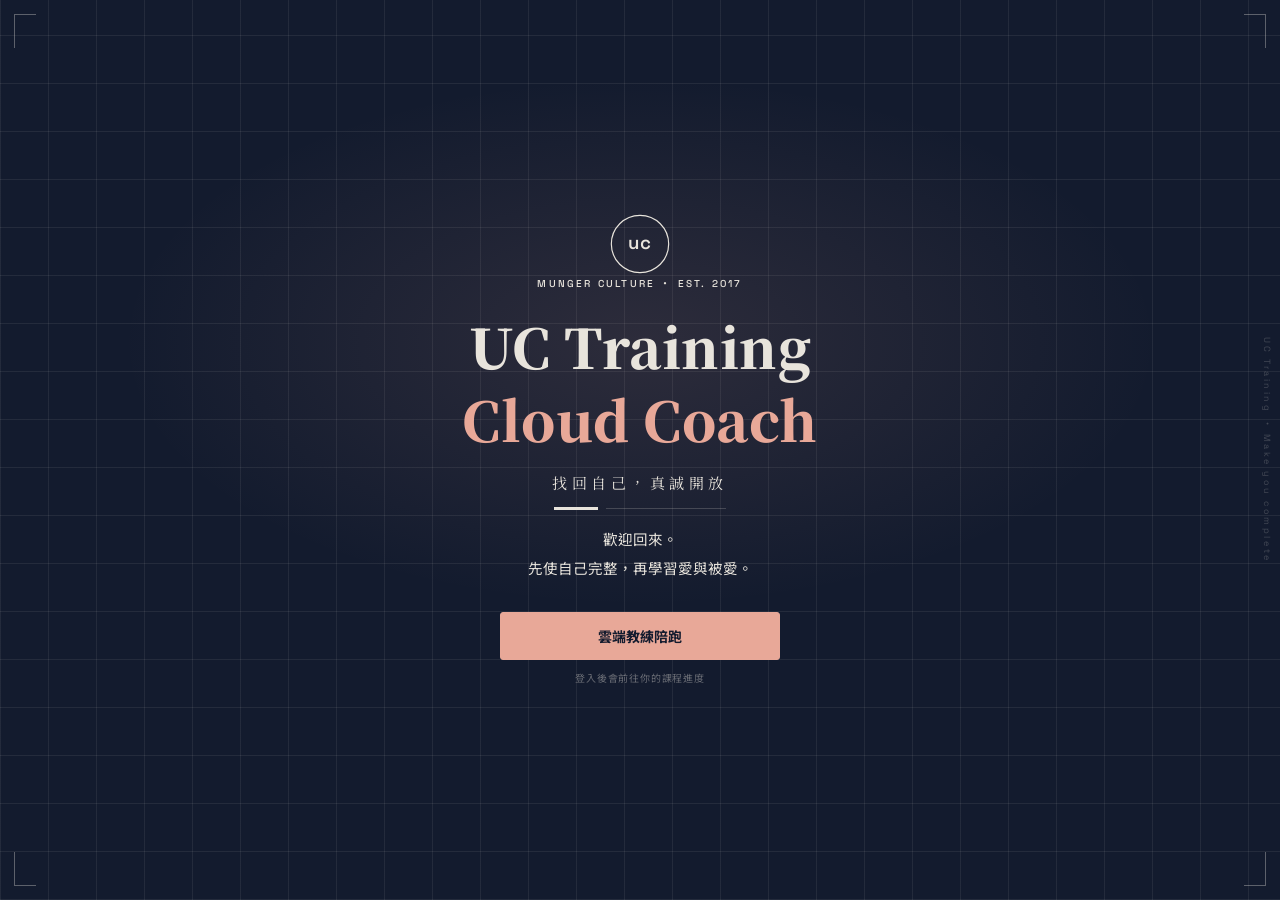
<file: index.html>
<!doctype html>
<html lang="zh-Hant" data-uc-boot="line" data-uc-line-state="ready">
<head>
<meta charset="utf-8">
<meta name="viewport" content="width=device-width,initial-scale=1,viewport-fit=cover">
<meta name="theme-color" content="#131B2E">
<title>UC Training Cloud Coach</title>
<meta name="description" content="UC Training 雲端教練 — 情感能力評測與成長路徑">
<meta name="robots" content="noindex">
<script>
/* 正式站預設先畫 LINE 入口；demo／文字稽核則在 CSS 載入前切回原本表單，避免閃一下。 */
if (/[?&](?:demo|audit)=1/.test(location.search) || location.hash === '#selftest') {
  document.documentElement.dataset.ucBoot = 'demo';
}
else {
  try {
    /* ⚠️ 只認 pending（剛從 LINE 授權頁導回來）。用過的裝置要看到登入按鈕，
       先畫載入中的話按鈕就出不來了。 */
    if (sessionStorage.getItem('uc_line_pending_v1') === '1') {
      document.documentElement.dataset.ucLineState = 'loading';
      document.documentElement.dataset.ucLineStep = 'login';
    }
  } catch (e) {}
}
/* SDK 一下載完就先 init；錯誤先收著，boot.js 接手時再用正常錯誤畫面回報。 */
window.UC_LIFF_INIT_STATE = { promise: null, error: null };
window.UC_START_LIFF = function () {
  var state = window.UC_LIFF_INIT_STATE;
  if (document.documentElement.dataset.ucBoot !== 'line') return Promise.resolve();
  if (!state.promise) {
    state.promise = Promise.resolve().then(function () {
      return window.liff.init({ liffId: '2011543667-p1MX4tl7' });
    }).catch(function (error) { state.error = error; });
  }
  return state.promise;
};
</script>
<link rel="preconnect" href="https://fonts.googleapis.com">
<link rel="preconnect" href="https://fonts.gstatic.com" crossorigin>
<link rel="preconnect" href="https://static.line-scdn.net" crossorigin>
<link rel="preconnect" href="https://script.google.com">
<link rel="preconnect" href="https://script.googleusercontent.com">
<!-- ⚠️ 這條**曾經擋住第一次繪製**。實測（iPhone UA、壓縮後）這份 CSS 是
     237,491 bytes、766 個 @font-face 切片（中文字型要切成上百片）——
     比我們自己全部的程式碼（index＋app＋css＋store＋boot＋score 約 100 KB）還大兩倍多。
     `display=swap` 只讓**字型檔**不擋繪製，CSS 本身照擋。

     media="print" ＋ onload 換回 all：瀏覽器仍然會下載，但不列入繪製的必要條件。
     配上 display=swap，行為是「先用系統字畫出來，字型到了再換」——
     跟原本一樣，只是提早開始畫。
     ⚠️ 關 JS 的話 onload 不會跑，所以要留 noscript 的退路。

     順帶刪掉 DM+Serif+Display：`--display` 變數在 uc.css 裡**被引用 0 次**。 -->
<link href="https://fonts.googleapis.com/css2?family=Noto+Serif+TC:wght@400;700;900&family=Noto+Sans+TC:wght@300;400;500;700&family=Space+Grotesk:wght@300;400;500;600&family=Caveat:wght@500;600&display=swap"
      rel="stylesheet" media="print" onload="this.media='all';this.onload=null">
<noscript><link rel="stylesheet" href="https://fonts.googleapis.com/css2?family=Noto+Serif+TC:wght@400;700;900&family=Noto+Sans+TC:wght@300;400;500;700&family=Space+Grotesk:wght@300;400;500;600&family=Caveat:wght@500;600&display=swap"></noscript>
<link rel="stylesheet" href="uc.css?v=20261016-ba68c288">
<!-- SDK 從解析 head 時就開始下載；boot.js 稍後接手初始化，不必等所有 App 程式載完。 -->
<script id="uc-liff-sdk" src="https://static.line-scdn.net/liff/edge/2/sdk.js" async fetchpriority="high"
  onload="this.dataset.ready='1';window.UC_START_LIFF()" onerror="this.dataset.failed='1'"></script>
</head>
<body>

<span class="side-label">UC Training ・ Make you complete</span>

<!-- ═══ #/ 登入／歡迎 ═══════════════════════════════ -->
<section class="view" id="v-home">
  <div class="hero mesh">
    <i class="brk brk-tl"></i><i class="brk brk-tr"></i>
    <i class="brk brk-bl"></i><i class="brk brk-br"></i>

    <div class="hero-in">
      <!-- ⚠️ aria-label 不要寫「進入共用 Demo」—— 那等於用讀螢幕軟體
           把隱藏入口廣播出去，學員照樣找得到。標成它看起來的樣子就好。 -->
      <button class="hero-demo-mark" type="button" id="logoDemoBtn" aria-label="UC Training">
        <svg class="hero-mark" viewBox="0 0 80 80" aria-hidden="true">
          <circle cx="40" cy="40" r="37" fill="none" stroke="currentColor" stroke-width="1.5"/>
          <text x="40" y="46" text-anchor="middle">uc</text>
        </svg>
      </button>

      <p class="ey hero-ey">Munger Culture ・ est. 2017</p>

      <h1 class="hero-h">
        <span class="mask"><span>UC Training</span></span>
        <span class="mask"><span>Cloud Coach</span></span>
      </h1>

      <p class="hero-sub">找回自己，真誠開放</p>

      <div class="divider hero-div"><i></i><s></s></div>

      <p class="hero-lead" id="heroLead">歡迎回來。<br>
        先使自己完整，再學習愛與被愛。</p>

      <!-- 「輸入你的名字」與「載入範例學員」兩顆都拿掉了（2026-09-19）。
           ⚠️ demo **只留 logo 那個隱藏入口**（#logoDemoBtn）——
           首頁擺一顆看得見的 demo 鈕，學員一定會按到，然後看到的是別人的假資料。
           稱呼由 LINE 決定，或在評測 B01 自己填。 -->

      <div class="line-entry" id="lineEntry">
        <button class="btn pri" type="button" id="lineEnterBtn">雲端教練陪跑</button>
        <small>登入後會前往你的課程進度</small>
      </div>

      <div class="line-progress" id="lineProgress" aria-live="polite" aria-atomic="true">
        <p class="ey">Secure sign-in</p>
        <h2>正在回到你的教練室</h2>
        <ol class="line-steps">
          <li id="lineStepLogin"><i aria-hidden="true"></i><span>確認 LINE 登入</span></li>
          <li id="lineStepSync"><i aria-hidden="true"></i><span>同步課程進度</span></li>
          <li id="lineStepRoute"><i aria-hidden="true"></i><span>準備你的起始頁面</span></li>
        </ol>
        <div class="line-track" aria-hidden="true"><i></i></div>
        <p class="line-wait" id="lineSlow" hidden>連線比平常久一點，仍在處理中。</p>
        <button class="btn gh line-retry" type="button" id="lineRetry" hidden>重新連線</button>
      </div>
    </div>
  </div>
</section>

<!-- ═══ 其餘頁面由 app.js 渲染 ═══════════════════════ -->
<section class="view" id="v-assess"><div class="top"><span class="uc-logo">uc</span><b class="tname">情感能力評測</b><div class="uc-session" data-uc-session></div></div><div class="wrap pagepad" id="assessBody"></div></section>
<section class="view" id="v-okr"><div class="top"><span class="uc-logo">uc</span><b class="tname">課程藍圖</b><div class="uc-session" data-uc-session></div></div><div class="pagepad" id="okrBody"></div></section>
<section class="view" id="v-growth"><div class="top"><span class="uc-logo">uc</span><b class="tname">成長日誌</b><div class="uc-session" data-uc-session></div></div><div class="pagepad" id="growthBody"></div></section>
<section class="view" id="v-library"><div class="top"><span class="uc-logo">uc</span><b class="tname">冒險</b><div class="uc-session" data-uc-session></div></div><div class="pagepad" id="libBody"></div></section>

<!-- 教練專用：所有學員的清單。只有 access_scope = manage 看得到（app.js 控制 hidden）。 -->
<section class="view" id="v-students"><div class="top"><span class="uc-logo">uc</span><b class="tname">學員清單</b><div class="uc-session" data-uc-session></div></div><div class="pagepad" id="studentsBody"></div></section>

<nav class="nav" id="nav" hidden>
  <a href="#/students" id="navStudents" hidden>學員</a>
  <a href="#/assess">評測</a>
  <a href="#/okr">藍圖</a>
  <a href="#/library">冒險</a>
  <a href="#/growth">日誌</a>
  <a href="#/" id="navOut">登出</a>
  <button type="button" id="navRole" hidden></button>
</nav>

<script defer src="data/questions.js?v=20261016-ba68c288"></script>
<script defer src="data/dimensions.js?v=20261016-ba68c288"></script>
<script defer src="data/okr.js?v=20261016-ba68c288"></script>
<script defer src="data/library.js?v=20261016-ba68c288"></script>
<script defer src="data/tools.js?v=20261016-ba68c288"></script>
<script defer src="data/coach.js?v=20261016-ba68c288"></script>
<script defer src="data/growth.js?v=20261016-ba68c288"></script>
<script defer src="data/demo.js?v=20261016-ba68c288"></script>
<script defer src="score.js?v=20261016-ba68c288"></script>
<!-- store.js 要在 app.js 之前 —— app.js 啟動時會回頭把自己交給它 -->
<script defer src="store.js?v=20261016-ba68c288"></script>
<script defer src="app.js?v=20261016-ba68c288"></script>
<!-- LINE 登入。要在 app.js 之後 —— 它會用到 UC_APP。 -->
<script defer src="boot.js?v=20261016-ba68c288"></script>
</body>
</html>
</file>
<file: uc.css>
/* UC Training Cloud Coach — 品牌 tokens 與共用元件
   基底來自 uc-design SKILL（簡報規格），延伸為響應式深色 App。色票不動。 */

:root {
  --navy: #131B2E;
  --beige: #E8E4DC;
  --salmon: #E8A898;
  --white: #FFFFFF;

  --navy-60: rgba(19, 27, 46, .6);
  --navy-lift: #1B2440;          /* 深藍底上的卡片，用亮一階的同色，不引入新色 */
  --navy-lift2: #222D4E;
  --beige-70: rgba(232, 228, 220, .7);
  --beige-40: rgba(232, 228, 220, .4);
  --beige-18: rgba(232, 228, 220, .18);
  --beige-08: rgba(232, 228, 220, .08);
  /* 米白紙上的深藍階（跟 --beige-* 對稱）。評測頁是米白的，需要這一組。 */
  --navy-40: rgba(19, 27, 46, .4);
  --navy-18: rgba(19, 27, 46, .18);
  --navy-12: rgba(19, 27, 46, .12);
  --navy-08: rgba(19, 27, 46, .08);
  --salmon-30: rgba(232, 168, 152, .3);
  --salmon-12: rgba(232, 168, 152, .12);

  --serif: 'Noto Serif TC', serif;
  --sans: 'Noto Sans TC', system-ui, sans-serif;
  --mono: 'Space Grotesk', 'Noto Sans TC', sans-serif;
  /* --display 已移除：uc.css 全檔引用 0 次，卻讓字型連結多要一個字族。 */

  --pad: 20px;
  --maxw: 880px;
  --ease: cubic-bezier(.22, .61, .36, 1);
}
* { box-sizing: border-box; }
[hidden] { display: none !important; }
html { -webkit-text-size-adjust: 100%; }
body {
  margin: 0;
  background: var(--navy);
  color: var(--beige);
  font-family: var(--sans);
  font-weight: 400;
  line-height: 1.75;
  overflow-x: hidden;
  -webkit-font-smoothing: antialiased;
}
/* 迷宮紋路：uc-design 的品牌底層裝飾，反色版（深底上用米白線） */
.mesh {
  background-image:
    repeating-linear-gradient(0deg, var(--beige-08) 0 1px, transparent 1px 48px),
    repeating-linear-gradient(90deg, var(--beige-08) 0 1px, transparent 1px 48px);
}
/* ── 品牌元件 ───────────────────────────────────────── */

.uc-logo {
  font-family: var(--mono);
  font-weight: 600;
  font-size: 13px;
  letter-spacing: .04em;
  border: 1.5px solid currentColor;
  border-radius: 50%;
  width: 36px; height: 36px;
  display: flex; align-items: center; justify-content: center;
  flex: none;
}
.hero-demo-mark {
  display: block; margin: 0 auto; padding: 0; border: 0;
  color: inherit; background: none; border-radius: 50%; cursor: pointer;
}
.hero-demo-mark .hero-mark { display: block; margin: 0; }
.hero-demo-mark:focus-visible { outline: 2px solid var(--salmon); outline-offset: 5px; }
.hero-demo-mark:active { transform: scale(.97); }
/* 四角 L 型括號。uc-design 要求每頁都出現 */
.brk { position: absolute; width: 22px; height: 34px; pointer-events: none; opacity: .35; }
.brk-tl { top: 14px; left: 14px; border-top: 1.5px solid currentColor; border-left: 1.5px solid currentColor; }
.brk-tr { top: 14px; right: 14px; border-top: 1.5px solid currentColor; border-right: 1.5px solid currentColor; }
.brk-bl { bottom: 14px; left: 14px; border-bottom: 1.5px solid currentColor; border-left: 1.5px solid currentColor; }
.brk-br { bottom: 14px; right: 14px; border-bottom: 1.5px solid currentColor; border-right: 1.5px solid currentColor; }
/* 雙色橫線分隔符 */
.divider { display: flex; align-items: center; gap: 8px; margin: 10px 0 14px; }
.divider i { display: block; width: 60px; height: 3px; background: currentColor; }
.divider s { display: block; flex: 1; height: 1px; background: currentColor; opacity: .2; }
/* 右側直書標籤 */
.side-label {
  position: fixed; right: 6px; top: 50%; transform: translateY(-50%);
  writing-mode: vertical-rl;
  font-family: var(--mono); font-size: 9px; letter-spacing: .28em;
  opacity: .22; pointer-events: none; z-index: 2;
}
.ey {  /* 英文小標／眉標 */
  font-family: var(--mono); font-size: 10px; font-weight: 500;
  letter-spacing: .22em; text-transform: uppercase; opacity: .5;
}
h1, h2, h3 { font-family: var(--serif); font-weight: 700; line-height: 1.35; margin: 0; }
h1 { font-size: 27px; }
h2 { font-size: 22px; }
h3 { font-size: 16px; }
p { margin: 0 0 1em; }
a { color: var(--salmon); }
.num { font-family: var(--mono); font-variant-numeric: tabular-nums; }
/* ── 版面 ──────────────────────────────────────────── */

.view { display: none; min-height: 100vh; position: relative; }
.view.on { display: block; animation: fade .45s var(--ease) both; }
.wrap { max-width: var(--maxw); margin: 0 auto; padding: 0 var(--pad); }
.paper > section > .wrap { max-width: 100%; }
/* 頂部列（登入頁以外） */
.top {
  position: sticky; top: 0; z-index: 20;
  display: flex; align-items: center; gap: 12px;
  padding: calc(12px + env(safe-area-inset-top)) var(--pad) 12px;
  background: rgba(19, 27, 46, .88);
  backdrop-filter: blur(10px);
  border-bottom: 1px solid var(--beige-08);
}
.top .uc-logo { width: 30px; height: 30px; font-size: 11px; }
.top .tname { min-width: 0; overflow: hidden; text-overflow: ellipsis; white-space: nowrap; }
.uc-session {
  display: grid; grid-template-columns: 30px auto; align-items: center; gap: 8px;
  min-width: 0; margin-left: auto; color: var(--beige);
}
.uc-avatar {
  display: grid; place-items: center; width: 30px; height: 30px; overflow: hidden;
  border: 1px solid var(--beige-18); border-radius: 50%;
  background: var(--navy-lift2); color: var(--salmon);
  font-family: var(--serif); font-size: 13px;
}
.uc-avatar img { width: 100%; height: 100%; object-fit: cover; }
.uc-session-copy { display: grid; justify-items: end; min-width: 0; line-height: 1.15; }
.top .who {
  max-width: 116px; overflow: hidden; text-overflow: ellipsis; white-space: nowrap;
  font-family: var(--mono); font-size: 10.5px; letter-spacing: .06em; opacity: .78;
}
.uc-sync {
  display: flex; align-items: center; gap: 5px; margin-top: 3px;
  font-family: var(--mono); font-size: 9px; letter-spacing: .05em;
  color: var(--beige-40); white-space: nowrap;
}
.uc-sync i { width: 5px; height: 5px; border: 1px solid currentColor; border-radius: 50%; }
.uc-sync[data-state="saving"] { color: var(--salmon); }
.uc-sync[data-state="saving"] i { background: currentColor; animation: syncpulse 1.1s ease-in-out infinite; }
.uc-sync[data-state="saved"] { color: var(--beige-70); }
.uc-sync[data-state="saved"] i { background: currentColor; }
.uc-sync[data-state="offline"], .uc-sync[data-state="error"] { color: var(--salmon); }
@keyframes syncpulse { 50% { opacity: .25; transform: scale(.72); } }
/* 底部導覽（uc-design 的膠囊 nav-bar，改成頁面切換） */
.nav {
  position: fixed; bottom: calc(14px + env(safe-area-inset-bottom)); left: 50%; transform: translateX(-50%);
  z-index: 30;
  display: flex; gap: 2px;
  background: rgba(19, 27, 46, .92);
  backdrop-filter: blur(10px);
  border: 1px solid var(--beige-18);
  border-radius: 40px;
  padding: 6px;
  max-width: calc(100vw - 24px);
  overflow-x: auto;
  scrollbar-width: none;
}
.nav::-webkit-scrollbar { display: none; }
.nav a {
  font-family: var(--mono); font-size: 11px; letter-spacing: .06em;
  color: var(--beige-70); text-decoration: none;
  padding: 7px 13px; border-radius: 30px; white-space: nowrap;
  min-height: 44px; display: flex; align-items: center;
  transition: background .2s, color .2s;
}
.nav a[aria-current="page"] { background: var(--salmon); color: var(--navy); font-weight: 600; }
/* demo 才有：學員／教練視角切換（使用者 2026-10-13：放在底部藍列裡、要隱蔽 —— 只有一個淡淡的 ⇄）。 */
.nav #navRole { min-height: 44px; min-width: 30px; padding: 0 6px; cursor: pointer;
  font-family: var(--mono); font-size: 12px; color: var(--beige-40); opacity: .35;
  background: transparent; border: 0; transition: opacity .2s, color .2s; }
.nav #navRole:hover, .nav #navRole:focus-visible { opacity: 1; color: var(--salmon); }
.nav a[aria-disabled="true"] {
  color: var(--beige-40); opacity: .34; cursor: not-allowed;
}
.nav a[aria-disabled="true"]::after {
  content: ''; width: 4px; height: 4px; margin-left: 5px;
  border: 1px solid currentColor; border-radius: 50%;
}
.pagepad { padding-bottom: calc(92px + env(safe-area-inset-bottom)); }
@media (max-width: 520px) {
  .top { gap: 8px; }
  .top .tname { font-size: 14px; }
  .uc-session { grid-template-columns: 28px auto; gap: 6px; }
  .uc-avatar { width: 28px; height: 28px; }
  .top .who { max-width: 78px; font-size: 9.5px; }
}

/* 軟體鍵盤打開時，固定導覽列不要被瀏覽器抬到鍵盤上方。 */
@media (max-width: 900px) {
  .nav { transition: opacity .16s var(--ease), transform .2s var(--ease); }
  html.uc-keyboard-open .nav {
    opacity: 0; pointer-events: none;
    transform: translate(-50%, calc(100% + 36px + env(safe-area-inset-bottom)));
  }
  html.uc-keyboard-open .pagepad { padding-bottom: 24px; }
}
/* ── 控件 ──────────────────────────────────────────── */

.btn {
  font-family: var(--sans); font-size: 14px; font-weight: 500;
  color: var(--beige); background: transparent;
  border: 1px solid var(--beige-40); border-radius: 3px;
  padding: 13px 22px; cursor: pointer;
  transition: border-color .2s, background .2s, color .2s;
}
.btn:hover { border-color: var(--beige); }
.btn.pri { background: var(--salmon); border-color: var(--salmon); color: var(--navy); font-weight: 700; }
.btn.pri:hover { filter: brightness(1.07); }
.btn.gh { border-color: var(--beige-18); font-size: 12px; padding: 10px 16px; }
.btn:disabled { opacity: .35; cursor: default; }
input[type=text], input[type=number], input[type=password], select, textarea {
  width: 100%; font-family: var(--sans); font-size: 15px;
  color: var(--beige); background: var(--navy-lift);
  border: 1px solid var(--beige-18); border-radius: 3px;
  padding: 12px 13px;
}
select { appearance: none; background-image: none; }
textarea { resize: vertical; min-height: 84px; line-height: 1.7; }
input:focus, select:focus, textarea:focus { outline: none; border-color: var(--salmon); }
input::placeholder, textarea::placeholder { color: var(--beige-40); }
.card {
  background: var(--navy-lift);
  border: 1px solid var(--beige-08);
  border-radius: 4px;
  padding: 18px;
}
/* ── 動態 ──────────────────────────────────────────── */

@keyframes fade { from { opacity: 0 } to { opacity: 1 } }
@keyframes rise { from { opacity: 0; transform: translateY(14px) } to { opacity: 1; transform: none } }
@keyframes maskup { from { transform: translateY(105%) } to { transform: none } }
@keyframes draw { to { stroke-dashoffset: 0 } }
/* 捲動揭示：app.js 用 IntersectionObserver 加 .in */
.rv { opacity: 0; transform: translateY(18px); transition: opacity .7s var(--ease), transform .7s var(--ease); }
.rv.in { opacity: 1; transform: none; }
/* 文字遮罩上升 */
.mask { overflow: hidden; display: block; }
.mask > span { display: block; animation: maskup .9s var(--ease) both; }
@media (prefers-reduced-motion: reduce) {
  *, *::before, *::after {
    animation-duration: .01ms !important;
    animation-iteration-count: 1 !important;
    transition-duration: .01ms !important;
  }
  .rv { opacity: 1; transform: none; }
}
@media (min-width: 720px) {
  :root { --pad: 32px; }
  h1 { font-size: 38px; }
  h2 { font-size: 27px; }
}
/* ── 登入／歡迎頁 ──────────────────────────────────── */

.hero {
  position: relative;
  min-height: 100vh; min-height: 100svh;
  display: flex; align-items: center; justify-content: center;
  padding: 56px var(--pad);
  color: var(--beige);
}
/* 深藍底上的一圈鮭粉暈，唯一的光暈來源 */
.hero::before {
  content: ''; position: absolute; inset: 0; pointer-events: none;
  background: radial-gradient(58% 42% at 50% 38%, var(--salmon-12), transparent 70%);
}
.hero-in { position: relative; max-width: 560px; width: 100%; text-align: center; }
.hero-mark { width: 62px; height: 62px; color: var(--beige); margin-bottom: 26px; }
.hero-mark circle { stroke-dasharray: 233; stroke-dashoffset: 233; animation: draw 1.1s var(--ease) .1s both; }
.hero-mark text {
  font-family: var(--mono); font-size: 24px; font-weight: 600; letter-spacing: .04em;
  fill: currentColor; opacity: 0; animation: fade .6s ease .9s both;
}
.hero-ey { margin: 0 0 18px; animation: fade .8s ease 1.1s both; }
.hero-h { font-size: 34px; font-weight: 900; letter-spacing: .01em; margin-bottom: 14px; }
.hero-h .mask > span { animation-delay: 1.2s; }
.hero-h .mask:last-child > span { animation-delay: 1.35s; color: var(--salmon); }
.hero-sub {
  font-family: var(--serif); font-size: 15px; letter-spacing: .3em;
  opacity: .62; margin: 0 0 4px; animation: fade 1s ease 1.7s both;
}
.hero-div { justify-content: center; animation: fade 1s ease 1.9s both; }
.hero-div i { width: 44px; }
.hero-div s { max-width: 120px; }
.hero-lead { font-size: 14.5px; line-height: 2; opacity: .8; animation: rise .9s var(--ease) 2s both; }
.line-entry {
  display: none; flex-direction: column; align-items: center; gap: 10px;
  margin-top: 30px; animation: rise .7s var(--ease) .36s both;
}
.line-entry .btn { min-width: min(100%, 280px); }
.line-entry small, .line-wait {
  font-family: var(--mono); font-size: 10px; letter-spacing: .08em; color: var(--beige-40);
}
.line-progress {
  display: none; width: min(100%, 390px); margin: 26px auto 0; text-align: left;
  animation: rise .35s var(--ease) both;
}
.line-progress > .ey { margin-bottom: 8px; color: var(--salmon); opacity: .8; }
.line-progress h2 { margin-bottom: 20px; font-size: 20px; font-weight: 400; }
.line-steps { list-style: none; display: grid; gap: 12px; margin: 0; padding: 0; }
.line-steps li {
  display: flex; align-items: center; gap: 11px; color: var(--beige-40);
  font-size: 13px; transition: color .25s var(--ease), opacity .25s var(--ease);
}
.line-steps li i {
  width: 8px; height: 8px; flex: none; border: 1px solid currentColor;
  transform: rotate(45deg); transition: background .25s var(--ease), border-color .25s var(--ease);
}
.line-steps li.is-active { color: var(--beige); }
.line-steps li.is-active i { border-color: var(--salmon); animation: line-pulse 1.1s ease-in-out infinite; }
.line-steps li.is-done { color: var(--beige-70); }
.line-steps li.is-done i { background: var(--salmon); border-color: var(--salmon); }
.line-track { height: 1px; margin-top: 20px; overflow: hidden; background: var(--beige-18); }
.line-track i {
  display: block; width: var(--line-progress, 12%); height: 100%; background: var(--salmon);
  transition: width .45s var(--ease);
}
.line-wait { margin: 14px 0 0; line-height: 1.7; }
.line-retry { margin-top: 12px; }
[data-uc-boot="line"][data-uc-line-state="ready"] .line-entry { display: flex; }
[data-uc-boot="line"][data-uc-line-state="loading"] .line-progress { display: block; }
[data-uc-boot="line"][data-uc-line-state="loading"] .hero-lead { display: none; }
[data-uc-line-step="login"] { --line-progress: 18%; }
[data-uc-line-step="sync"] { --line-progress: 58%; }
[data-uc-line-step="route"] { --line-progress: 88%; }
[data-uc-line-step="done"] { --line-progress: 100%; }
@keyframes line-pulse {
  0%, 100% { opacity: .35; transform: rotate(45deg) scale(.8); }
  50% { opacity: 1; transform: rotate(45deg) scale(1.15); }
}
@media (min-width: 720px) {
  .hero-h { font-size: 54px; }
}
@media (max-width: 560px) {
  /* LIFF 開啟後要立刻能操作；桌機的長入場節奏在手機上會像載入卡住。 */
  .hero-mark circle { animation-delay: 0s; animation-duration: .55s; }
  .hero-mark text { animation-delay: .12s; }
  .hero-ey { animation-delay: .08s; }
  .hero-h .mask > span { animation-delay: .12s; animation-duration: .55s; }
  .hero-h .mask:last-child > span { animation-delay: .18s; }
  .hero-sub { animation-delay: .22s; animation-duration: .55s; }
  .hero-div { animation-delay: .26s; animation-duration: .55s; }
  .hero-lead { animation-delay: .3s; animation-duration: .55s; }
  .line-entry { animation-delay: .36s; animation-duration: .55s; }
}
/* ── 評測頁（一頁式・米白考卷）───────────────────────
   九區攤在同一頁往下捲。整張是一張浮在深藍上的**米白紙**（使用者指定：像考試紙），
   跟報告頁的 .paper 同一套語彙：米白底、上緣一條鮭粉細線、四周有陰影當紙的邊界。

   ⚠️ 米白上的鮭粉**文字**一律換成 --salmon-ink（#E8A898 在 #E8E4DC 上只有 1.3:1，
   完全讀不了）。線條、邊框、底色不受影響 —— 那些不需要對比度。
   深藍階用 --navy-*，不要沿用 --beige-*（那是給深藍底的，在米白上等於透明）。 */

#assessBody {
  background: var(--beige); color: var(--navy);
  max-width: 880px; margin: 26px auto 46px; padding: 0 30px 26px;
  border-radius: 2px; position: relative;
  box-shadow: 0 26px 64px rgba(0, 0, 0, .42), 0 2px 6px rgba(0, 0, 0, .3);
}
#assessBody::before {                    /* 紙張上緣的細線，跟報告的 .paper 一致 */
  content: ''; position: absolute; left: 0; right: 0; top: 0; height: 2px;
  background: var(--salmon); opacity: .5; border-radius: 2px 2px 0 0;
}

/* 區塊列黏在 .top 底下。⚠️ 55px 是 .top 的實際高度（12px 內距 ×2 ＋ 30px logo）；
   .top 改高度這裡要跟著改，不然會疊在一起。
   左右負邊界是為了讓它貼齊紙的兩側 —— 黏住的時候，內容不能從側邊的留白穿過去。 */
.asbar {
  position: sticky; top: calc(55px + env(safe-area-inset-top)); z-index: 15;
  background: var(--beige);
  margin: 0 -30px; padding: 0 30px 10px;
  border-bottom: 1px solid var(--navy-12);
}
.secnav { display: flex; gap: 4px; overflow-x: auto; padding: 16px 0 0; scrollbar-width: none; }
.secnav::-webkit-scrollbar { display: none; }
.pip {
  flex: none; display: flex; flex-direction: column; align-items: flex-start; gap: 2px;
  background: none; border: 0; border-top: 2px solid var(--navy-18);
  padding: 8px 0 0; margin-right: 14px; cursor: pointer; color: var(--navy);
  transition: border-color .25s, opacity .25s; opacity: .45;
}
.pip b { font-family: var(--mono); font-size: 10px; letter-spacing: .1em; }
.pip s { text-decoration: none; font-size: 11px; white-space: nowrap; }
.pip.full { opacity: .7; border-top-color: var(--navy-40); }
.pip.on { opacity: 1; border-top-color: var(--salmon-ink); }
.prog { height: 2px; background: var(--navy-08); margin-top: 14px; }
.prog i { display: block; height: 100%; background: var(--salmon-ink); transition: width .4s var(--ease); }
.aspct { margin: 8px 0 0; color: var(--salmon-ink); opacity: .75; }

/* ⚠️ 每一區要留 scroll-margin，不然跳過去之後標題會被上面兩條黏著的列蓋住。
   172 = .top 55 ＋ .asbar 109 ＋ 8 呼吸（實際量出來的，不是猜的）。 */
.assec { scroll-margin-top: 172px; }
.sechead { margin: 40px 0 22px; }
.sechead .ey { color: var(--salmon-ink); opacity: .85; }

/* 收合的那一行 —— 這是整頁的預設樣貌，密度要夠才壓得短。
   答案短的題目（姓名、年齡、級距選單）併排，像個人資料表格。
   ⚠️ 六欄的 grid，**不要用 grid-auto-flow: dense** —— 那會為了填洞重排題目，
   題目順序是有意義的（05 那 25 題刻意五個維度交錯）。
   所以只有**相鄰**的短題目會併排；一個 col:2 後面接整排的題目，它就自己佔一排。 */
.qlist {
  display: grid; grid-template-columns: repeat(6, 1fr); column-gap: 26px;
  border-top: 1px solid var(--navy-12);
}
.qrow { grid-column: span 6; border-bottom: 1px solid var(--navy-12); }
.qrow[data-col="2"] { grid-column: span 3; }
.qrow[data-col="3"] { grid-column: span 2; }
/* 三分之一排太窄，8.5em 的固定標題欄會把答案擠掉 —— 標題自己一行（同手機的處理）。 */
.qrow[data-col="3"] .qsum { flex-wrap: wrap; gap: 2px 10px; padding-right: 22px; }
.qrow[data-col="3"] .qname { width: auto; flex: 1 1 100%; }
.qrow[data-col="3"] .qval { flex: 1 1 100%; }
.qrow[data-col="3"] .qcar { position: absolute; right: 2px; top: 15px; margin: 0; }
.qsum {
  position: relative;
  display: flex; flex-wrap: wrap; align-items: baseline; gap: 4px 14px; width: 100%;
  background: none; border: 0; padding: 12px 26px 12px 0; cursor: pointer;
  text-align: left; color: var(--navy); font-family: var(--sans);
}
/* 考卷式（2026-10-14）：左邊題號，右邊依序是短標題（小字）、完整題目（主角）、作答線。 */
.qsum { display: grid !important; grid-template-columns: 2.4em minmax(0, 1fr); column-gap: 10px; row-gap: 3px;
  align-items: start; }
.qno { grid-column: 1; grid-row: 1 / 4; padding-top: 2px; font: 500 12px/1.4 var(--mono);
  letter-spacing: .04em; color: var(--salmon-ink); }
.qname { grid-column: 2; font: 500 10.5px/1.4 var(--mono); letter-spacing: .1em; opacity: .5; }
.qask { grid-column: 2; font-size: 15px; font-weight: 500; line-height: 1.6; opacity: .92; }
.qsum > .qval, .qsum > .qhint { grid-column: 2; }
/* 作答線：答案寫在一條線上，「未填」就是還沒寫的空格。 */
.qsum > .qval { justify-self: start; min-width: min(16em, 100%); max-width: 100%; margin-top: 4px;
  padding: 3px 2px 4px; border-bottom: 1px solid var(--navy-12); }
.qrow.free .qsum > .qval { justify-self: stretch; }   /* 填空題的格子要整欄寬 */
.qsum:focus { outline: none; }
.qsum:focus-visible { outline: 1px solid var(--salmon-ink); outline-offset: 3px; }
.qval { flex: 1 1 100%; min-width: 0; font-size: 13px; white-space: nowrap;
  overflow: hidden; text-overflow: ellipsis; }
.qtxt { display: block; overflow: hidden; text-overflow: ellipsis; white-space: nowrap; opacity: .88; }
.qnil { font-style: normal; font-family: var(--mono); font-size: 10px;
  letter-spacing: .12em; opacity: .3; }
.qdots { display: inline-flex; gap: 5px; align-items: center; margin-right: 12px;
  vertical-align: middle; }
.qdots + .qtxt { display: inline; }
.qdots i {
  width: 6px; height: 6px; transform: rotate(45deg);
  background: var(--navy); opacity: .16;
}
.qdots i.on { background: var(--salmon-ink); opacity: 1; }
.qcar {
  position: absolute; right: 4px; top: 18px;
  flex: none; width: 7px; height: 7px; margin: 0; opacity: .3;
  border-right: 1.2px solid var(--navy); border-bottom: 1.2px solid var(--navy);
  transform: rotate(45deg); transition: transform .22s var(--ease), opacity .2s;
}
.qsum:hover .qcar { opacity: .7; }
.qsum:hover .qname { opacity: 1; }
.qrow.popped .qcar { transform: rotate(-135deg); opacity: .8; }
.qrow.popped { background: rgba(255, 255, 255, .45); }
.qrow.answered .qname { opacity: .9; }

/* 填空題：格子本身就是輸入框，直接在原位打字。
   ⚠️ 用 <textarea rows="1"> 不用 <input> —— 要能按 Enter 換行，也要能自己長高。
   高度由 JS 的 grow() 設（先歸零再讀 scrollHeight，不歸零就只長不縮）。 */
.qrow.free .qsum { align-items: flex-start; }
/* ⚠️ .qval 預設是「一行、超出就截斷」（那是給選擇題的答案格用的）。
   填空題要能換行，這三個都得解掉，不然補充說明會被截成一行（踩過）。 */
.qrow.free .qval { white-space: normal; overflow: visible; text-overflow: clip; }
/* ⚠️ **選擇器一定要寫成 `input.qfield`，不能只寫 `.qfield`。**
   上面第 149 行那條全站規則裡有 `input[type=number]`（深藍底、米白字），
   它的權重是 0,1,1；純 `.qfield` 只有 0,1,0 —— 於是唯一一題 number
   （L02 交往次數）在米白考試紙上變成一個深藍色方塊（踩過，使用者回報）。
   `textarea` 是 0,0,1 所以填空題沒事，只有 number 中招。
   寫成 input.qfield 之後權重打平，而這條在後面，就贏了。 */
input.qfield, textarea.qfield {
  display: block; width: 100%; resize: none; overflow: hidden;
  font-family: var(--sans); font-size: 13px; line-height: 1.75;
  color: var(--navy); background: none; border: 0; border-radius: 0; padding: 0;
  min-height: 1.75em;
  /* number 的上下微調箭頭在考試紙上很突兀，關掉。 */
  appearance: textfield; -webkit-appearance: textfield;
}
input.qfield::-webkit-outer-spin-button,
input.qfield::-webkit-inner-spin-button { -webkit-appearance: none; margin: 0; }
input.qfield:focus, textarea.qfield:focus { outline: none; border-color: transparent; }
input.qfield::placeholder, textarea.qfield::placeholder { color: var(--navy); opacity: .3; }
.qrow.free { transition: background .2s; }
.qrow.focus { background: rgba(255, 255, 255, .45); }
/* 補充說明只在游標在格子裡的時候出現 —— 常駐的話 17 個填空題會多 17 行。 */
.qhint {
  display: none; margin: 6px 0 0; font-size: 11.5px; line-height: 1.75;
  color: var(--navy); opacity: .5;
}
.qrow.focus .qhint { display: block; animation: fade .2s var(--ease) both; }

/* 原地彈出的選項浮層。position: fixed，所以它完全不參與版面 ——
   開、關、換題目都不會推動任何東西（這就是改掉往下展開的全部理由）。 */
.qpop {
  position: fixed; z-index: 40; display: none;
  background: var(--beige); color: var(--navy);
  border: 1px solid var(--navy-18); border-radius: 4px;
  padding: 16px 18px 18px;
  box-shadow: 0 18px 44px rgba(0, 0, 0, .38), 0 2px 6px rgba(0, 0, 0, .24);
  max-height: 62vh; overflow-y: auto;
}
.qpop.on { display: block; animation: poppin .18s var(--ease) both; }
/* 浮層裡的一切都要比頁面上緊一號 —— 它是暫時浮出來的東西，
   照頁面的密度排會變成一個蓋掉半個畫面的大方塊（踩過）。 */
.qpop .qh { font-size: 13.5px; line-height: 1.7; margin: 0 0 8px; }
.qpop .qnote { font-size: 11.5px; line-height: 1.7; margin: 0 0 10px; }
.qpop .opts { gap: 4px; }
.qpop .opt { padding: 8px 12px; font-size: 13px; line-height: 1.6; }
.qpop .checks { gap: 6px; }
.qpop .chk { padding: 6px 11px; font-size: 12.5px; }
.qpop .qhelp { margin-top: 10px; }
/* 選項都很短的時候排成標籤流，不要一個一條。13 個星座直排是 600px 高的浮層。 */
.qpop .opts.tight { flex-direction: row; flex-wrap: wrap; }
.qpop .opts.tight .opt { flex: 0 0 auto; padding: 7px 13px; }
@keyframes poppin { from { opacity: 0; transform: translateY(-4px) } to { opacity: 1; transform: none } }
.qh { font-size: 15px; font-weight: 500; margin: 0 0 10px; line-height: 1.8; }
.qnote { font-size: 12.5px; line-height: 1.85; opacity: .55; margin: 0 0 12px; }
.qhelp { font-size: 11.5px; opacity: .6; margin: 8px 0 0; }
.qhelp em { font-style: normal; opacity: .6; }

/* 勾選題。跟單選的 .opt 分開一套 —— 單選是直排長條（選項是句子），
   複選是橫排標籤（選項是短詞），排版邏輯不一樣，共用只會兩邊都彆扭。 */
.checks { display: flex; flex-wrap: wrap; gap: 8px; }
.chk {
  font-family: var(--sans); font-size: 13px; line-height: 1.6;
  color: var(--navy); background: rgba(255, 255, 255, .55);
  border: 1px solid var(--navy-12); border-radius: 3px;
  padding: 8px 14px; cursor: pointer;
  transition: border-color .18s, background .18s, color .18s;
}
.chk:hover { border-color: var(--navy-40); }
.chk.sel { background: var(--salmon); border-color: var(--salmon); color: var(--navy); font-weight: 500; }

/* 題目底下的參考清單 */
.qref { margin: 12px 0 0; border-top: 1px solid var(--navy-12); padding-top: 10px; }
.qref summary { cursor: pointer; font-family: var(--mono); font-size: 10px;
  letter-spacing: .14em; color: var(--salmon-ink); opacity: .8; }
.qref summary:hover { opacity: 1; }
.qref > div { padding-top: 10px; }
.qref p { margin: 0 0 6px; font-size: 12.5px; line-height: 1.9; opacity: .7; }
.qref b { display: inline-block; width: 4em; font-weight: 500; opacity: .55; }

.opts { display: flex; flex-direction: column; gap: 7px; }
.opt {
  display: flex; align-items: center; gap: 10px; text-align: left;
  font-family: var(--sans); font-size: 14px; line-height: 1.7;
  color: var(--navy); background: rgba(255, 255, 255, .55);
  border: 1px solid var(--navy-12); border-radius: 3px;
  padding: 12px 14px; cursor: pointer;
  transition: border-color .18s, background .18s, color .18s;
}
.opt:hover { border-color: var(--navy-40); }
.opt.sel { background: var(--salmon); border-color: var(--salmon); color: var(--navy); font-weight: 500; }
.opt b { flex: none; font-size: 11px; opacity: .45; }
.opt.sel b { opacity: .65; }
.opts.scale { flex-direction: row; flex-wrap: wrap; }
.opts.scale .opt { flex: 1 1 0; min-width: 92px; flex-direction: column; gap: 4px; text-align: center; padding: 11px 6px; }
.opts.scale .opt span { font-size: 11.5px; opacity: .8; }
.opts.scale .opt.sel span { opacity: 1; }

.secfoot { display: flex; justify-content: space-between; align-items: center; gap: 12px; margin: 34px 0 10px; }
.secfoot .btn { color: var(--navy); border-color: var(--navy-18); }
.secfoot .btn:hover { border-color: var(--navy); }
.secfoot .btn.pri { color: var(--navy); border-color: var(--salmon); }
.assessfold {
  margin: 20px 0 34px; border: 1px solid var(--beige-18);
  background: linear-gradient(var(--beige-08), var(--beige-08));
}
.assessfold > summary {
  display: flex; align-items: center; justify-content: space-between; gap: 18px;
  padding: 18px 20px; cursor: pointer; list-style: none;
}
.assessfold > summary::-webkit-details-marker { display: none; }
.assessfold > summary span { display: grid; gap: 5px; }
.assessfold > summary b { font: 700 18px/1.4 var(--serif); }
.assessfold > summary small { color: var(--beige-40); font-size: 11px; }
.assessfold > summary i { width: 9px; height: 9px; border-right: 1px solid var(--salmon);
  border-bottom: 1px solid var(--salmon); transform: rotate(45deg); transition: transform .2s var(--ease); }
.assessfold[open] > summary i { transform: rotate(225deg); }
.assessfold-body { padding: 0 20px 24px; border-top: 1px solid var(--beige-08); }
#v-assess .assessfold { border-color: var(--navy-18); background: var(--navy-08); }
#v-assess .assessfold > summary small { color: var(--navy-40); }
#v-assess .assessfold-body { border-top-color: var(--navy-12); }
.assessnotify {
  display: flex; align-items: center; justify-content: space-between; gap: 24px;
  margin: 0 0 34px; padding: 20px 22px; border-left: 2px solid var(--salmon);
  background: var(--salmon-12);
}
.assessnotify h2 { margin: 3px 0 5px; font: 700 22px/1.35 var(--serif); }
.assessnotify p { margin: 0; color: var(--beige-70); font-size: 12px; }
.assessreport { margin-top: 42px; }
.assessreport .rhead { padding-top: 0; }
.assessreport-actions { display: flex; justify-content: flex-end; padding: 18px max(18px, calc((100% - 1040px) / 2)); }
/* ⚠️ 評測頁是米白底，.btn.gh 預設是米白字 —— 不覆寫就隱形（2026-09-24 回報兩次）。 */
.assessreport-actions .btn.gh { color: var(--navy); border-color: var(--navy-40); background: transparent; }
.assessreport-actions .btn.gh:hover { color: var(--salmon-ink); border-color: var(--salmon-ink); }
@media (max-width: 620px) {
  .assessfold-body { padding-inline: 10px; }
  .assessnotify { align-items: stretch; flex-direction: column; }
  .assessnotify .btn { width: 100%; }
}

@media (max-width: 560px) {
  /* ⚠️ 這一條**擋不住所有欄位** —— 權重只有 0,0,1／0,1,1，
     而 .qfield、.crnote textarea、.gfr textarea 那些都在後面、權重更高，
     所以真正用來填答的欄位還是 12～15px，點下去 iOS 照樣放大（踩過）。
     真正生效的那條在檔案最後面的「手機輸入」區塊。 */
  input[type=text], input[type=number], input[type=password], select, textarea { font-size: 16px; }
  .rv { transition-duration: .35s; }
  #assessBody { margin: 16px 10px 40px; padding: 0 18px 20px; }
  /* 手機一律整排。375px 上併排等於兩邊都放不下。 */
  .qlist { display: block; }
  .qrow[data-col="2"], .qrow[data-col="3"] { grid-column: auto; }
  .asbar { margin: 0 -18px; padding: 0 18px 10px; }
  /* 手機把短標題改成獨立一行 —— 8.5em 的固定欄寬在 375px 上會把答案擠到剩三個字。 */
  .qsum { flex-wrap: wrap; gap: 3px 12px; padding: 12px 34px 12px 0; }
  .qask { font-size: 14px; }
  .qval { flex: 1 1 100%; }
  /* ⚠️ 箭頭要絕對定位。留在 flex 流裡的話，答案一長就被擠到下一行去，
     整排箭頭高低不一（踩過）。 */
  .qcar { position: absolute; right: 4px; top: 16px; margin: 0; }
  .assec { scroll-margin-top: calc(166px + env(safe-area-inset-top)); }
}
/* ── 報告頁 ────────────────────────────────────────── */

.empty { padding: 90px 0; text-align: center; }
.empty .divider { justify-content: center; }
.empty .divider i { width: 44px; }
.empty .divider s { max-width: 100px; }
.empty p { opacity: .65; }
.rhead { padding: 26px 0 4px; }
.rhead .rlead { font-size: 14.5px; line-height: 2; opacity: .72; margin: 0; }
.rhead .rlead b { color: var(--salmon); font-weight: 700; }
.rhead .warn {
  font-size: 12.5px; color: var(--salmon); opacity: .85; margin: 14px 0 0;
  border-left: 2px solid var(--salmon-30); padding-left: 12px;
}
/* ⚠️ **只管頂層區塊**（`.pagepad` 的直接子元素）。
   原本寫成 `#v-okr section`，連巢狀的 `<section>` 都掃到 —— 任務卡的
   `.bpctaskdeck` 也是 section，於是它頂端被塞了 46px 空白，
   「目前任務」四個字就不貼上緣（使用者 2026-09-19 指出）。
   選擇器寫寬一格，壞的地方會在你想不到的地方冒出來。 */
#v-okr > .pagepad > section,
#v-growth > .pagepad > section { padding: 22px 0 8px; }
/* ⚠️ **第一個區塊不要再加一次上方留白。** 它下面就是 `.rhead`，而 `.rhead`
   自己已經有 padding-top —— 兩層疊起來是 90px 的空白，主視覺（藍圖人物、
   成長日誌的螢幕）因此被推出第一屏（使用者 2026-09-19）。
   只動第一個，區塊之間的節奏不變。 */
/* `:first-of-type` 的意思是第一個 section；前面即使之後新增操作鈕也不影響。 */
#v-okr > .pagepad > section:first-of-type,
#v-growth > .pagepad > section:first-of-type { padding-top: 0; }
/* 藍圖再往上擠一點：人物的**頭頂要貼著「任務／總覽」切換鈕的下緣**
   （使用者 2026-09-19）。只剩線稿本身的透明留白（原圖 698px 的前 11 列）拿不掉。
   只動藍圖 —— 報告與成長的標題下面還有導言，收到 0 會太擠。 */
#v-okr > .pagepad > section:first-child { padding-bottom: 0; }
#v-okr .rhead { padding-bottom: 0; }
.snote { font-size: 12.5px; opacity: .5; margin: -8px 0 22px; }
/* 欄位歸屬。教練與學員看同一套介面，只標出誰負責填寫；
   真正的可編輯權限由 LIFF 登入後的角色與後端驗證決定。 */
.fieldtag {
  display: inline-flex; align-items: center; width: max-content;
  margin: 0 0 14px; padding: 3px 8px;
  border: 1px solid var(--beige-18); border-radius: 20px;
  color: var(--beige-70); font: 500 9px/1.35 var(--mono); letter-spacing: .08em;
}
.fieldtag.coach { color: var(--salmon); border-color: var(--salmon-30); }
.fieldtag.shared { border-style: dashed; }
.fieldtag.compact { display: block; margin: 3px 0 0; padding: 0; border: 0; border-radius: 0;
  font-size: 8px; line-height: 1.35; letter-spacing: .04em; opacity: .68; }
/* 能力圖 */
/* ⚠️ max-width 必須跟 .radar 一樣（480）—— 評語面板是 inset:0 貼著 .chart，
   兩者不同寬就對不上。
   480 不是隨便選的：膠囊往外推之後 viewBox 從 400 寬長到 456.3，
   原本 420 寬會讓五邊形縮小 12%，420 × 456.3 / 400 ≈ 480 才維持原本的圖面大小。 */
.chart { position: relative; max-width: 480px; margin: 6px auto 4px; }

/* 雷達圖：五個維度名是按鈕，點了中央才出評語 */
.radar .lbtn { cursor: pointer; transform-box: fill-box; transform-origin: center; }
.radar .lbtn:focus { outline: none; }
.radar .lbtn:focus-visible .pill { stroke: var(--salmon); stroke-width: 2; }
/* 命中矩形**畫出來**，維度名才看得出來是可以點的。
   桌機還有 hover 和游標可以提示，手機兩個都沒有 —— 沒有這圈框就完全看不出來（這是重點）。
   淡入的延遲要跟 .lb 對齊，不然入場時框先到、字後到。 */
/* 外形照抄藍圖的能力卡（.bpcdim）—— 同一個東西（維度）在兩頁要長得像同一個東西。
   ⚠️ **兩層 path 疊出底色**：CSS 的 `navy ＋ 米白薄膜` 在 SVG 沒有等價寫法，
   一個元素只有一個 fill。底色必須不透明，半透明的話背後的雷達圈會穿過去，
   字底下多幾條斜線（藍圖那邊也踩過同一個坑，見 .bpcdim 的註解）。 */
.radar .lbtn .pillbg { fill: var(--navy); }
.radar .lbtn .pill {
  fill: var(--beige); fill-opacity: .035;
  stroke: var(--beige-18); stroke-width: 1;
  transition: stroke .2s, fill-opacity .2s;
}
/* 「需要注意」＝**膠囊內的底色**。低段整顆泛 salmon，掃一眼就看得到是哪幾條。
   ⚠️ hover／選中只能動框線，**不能再動 fill-opacity** ——
   動了就會把低段的 .13 蓋回 .08，反而在滑過時變淡（踩過）。 */
.radar .lbtn[data-band="0"] .pill {
  fill: var(--salmon); fill-opacity: .18;
  stroke: rgba(232, 168, 152, .32);   /* 框也一起轉暖，光靠底色在 480px 上分不出來（試過） */
}
.radar .lbtn[data-band="1"] .pill { fill-opacity: .045; }
.radar .lbtn[data-band="2"] .pill { fill-opacity: .022; }
/* 細棒五顆一致 —— 拿它當狀態欄試過，只改顏色太不明顯（2px 寬的東西撐不起訊息）。 */
.radar .lbtn .pillbar { fill: var(--salmon); opacity: .8; }
.radar .lbtn .pillbg, .radar .lbtn .pill, .radar .lbtn .pillbar {
  opacity: 0; animation: fade .5s ease both; animation-delay: calc(1.15s + .11s * var(--i));
}
.radar .lbtn:hover .pill { stroke: var(--beige-40); }
.radar .lbtn.sel  .pill { stroke: var(--salmon); stroke-opacity: .75; }
/* ⚠️ 兩個限制，都踩過：
   ① 狀態一律改 fill，**不能改 opacity** —— .lb / .lv 的 opacity 是靠
      `animation: fade both` 帶上來的，animation 贏過一般宣告，opacity 寫了沒作用。
   ② 點擊的動畫**不能掛在 .lb 上** —— 掛上去就得重寫 animation 簡寫，
      把入場的 fade 一起蓋掉（字會閃一下不見）。掛在外層 <g> 上，兩個互不干擾。 */
.radar .lb, .radar .lv { transition: fill .3s var(--ease); }
.radar .lbtn:hover .lb { fill: var(--white); }
.radar .lbtn:hover .lv { fill: var(--salmon); }
.radar .lbtn.sel .lb { fill: var(--salmon); }
.radar .lbtn.sel .lv { fill: var(--white); }
.radar .lbtn.sel { animation: lbpop .5s var(--ease); }
@keyframes lbpop {
  0%   { transform: scale(1) }
  40%  { transform: scale(1.11) }
  100% { transform: scale(1) }
}

/* 圖底下的一行提示。點過一次就淡掉 —— 學會了就不用再講。
   ⚠️ 用 opacity 不用 display，不然它消失時整段文字會往上跳。 */
.chint {
  margin: 2px 0 0; text-align: center; font-family: var(--mono); font-size: 10px;
  letter-spacing: .18em; color: var(--salmon); opacity: .5;
  transition: opacity .5s var(--ease); pointer-events: none;
}
.chint.used { opacity: 0; }

/* 評語面板：一開始是空的，點維度名才淡入。罩住整張雷達圖（半透明毛玻璃），
   這樣文字有地方排版，不用再截字。 */
.rcmt {
  position: absolute; inset: 0;
  display: flex; flex-direction: column; justify-content: center;
  padding: 30px 34px; text-align: center;
  border-radius: 16px; border: 1px solid rgba(232, 228, 220, .13);
  /* 毛玻璃：blur ＋ 一層 navy。⚠️ backdrop-filter 一定要配一個夠不透明的底色 ——
     只有 blur 沒有底色的話，salmon 的填色會透上來把字染紅（踩過類似的）。
     Firefox 沒有 backdrop-filter，所以 .72 的底色本身就要讀得出來，不能只靠模糊。 */
  background: rgba(19, 27, 46, .72);
  backdrop-filter: blur(13px) saturate(115%);
  -webkit-backdrop-filter: blur(13px) saturate(115%);
  box-shadow: 0 18px 44px rgba(0, 0, 0, .34), inset 0 1px 0 rgba(232, 228, 220, .07);
  opacity: 0; visibility: hidden; cursor: pointer;
}
.rcmt.on { visibility: visible; animation: rcmtin .4s var(--ease) both; }
@keyframes rcmtin {
  from { opacity: 0; transform: translateY(9px) scale(.985) }
  to   { opacity: 1; transform: none }
}
.rcmt b { display: block; font-family: var(--serif); font-size: 21px; font-weight: 700;
  color: var(--salmon); letter-spacing: .03em; line-height: 1.5; }
/* ⚠️ 不要用 text-align: justify —— 中文沒有詞間空格，兩端對齊只能拉字距，
   每一行的鬆緊都不一樣，看起來像排壞了（試過）。置中就好。 */
.rcmt p { margin: 14px auto 0; max-width: 25em; font-size: 13.5px; line-height: 2.05;
  color: var(--beige); opacity: .8; }
.rcmt .rx { position: absolute; top: 8px; right: 12px; padding: 4px 8px;
  background: none; border: 0; cursor: pointer; font-size: 17px; line-height: 1;
  color: var(--beige); opacity: .3; transition: opacity .2s var(--ease); }
.rcmt .rx:hover { opacity: .8; }
@media (max-width: 560px) {
  .rcmt { padding: 20px 18px; border-radius: 13px; }
  .rcmt b { font-size: 18px; }
  .rcmt p { margin-top: 11px; font-size: 12.5px; line-height: 1.95; }
  /* 手機把雷達圖拉到接近滿版。.wrap 左右各留 --pad(20px)，這裡各吃掉 14px，
     只留 6px 邊 —— 手機螢幕小，五顆膠囊撐開之後圖本身會被擠得很小。
     ⚠️ .chart 和 .radar 要一起放寬，兩者不同寬的話 .rcmt（inset:0）就對不上。 */
  .chartwrap .chart { max-width: none; margin-left: -14px; margin-right: -14px; }
  .chartwrap .radar { max-width: none; }
}
/* 有評語時把中間的填色壓暗一點，字才讀得出來 */
.radar .fill { transition: opacity .2s var(--ease); }
.chart:has(.rcmt.on) .radar .fill { opacity: .42; }
.radar { width: 100%; max-width: 480px; margin: 0 auto; display: block; overflow: visible; }
/* 沒有輻條 —— 圈與頂點已經定義了位置，五條放射線是 Excel 的預設值不是設計。
   線寬 .8 / 透明度 .2 是**戶外手機看得到**的下限；原本的 .6 / .1 只在室內 Retina 上成立。 */
.radar .rings { animation: fade .6s ease both; }
.radar .ring { fill: none; stroke: var(--beige); stroke-width: .8; opacity: .2; }
.radar .ring:first-child { opacity: .12; }  /* 內半徑地板：畫出來說明幾何，但不搶戲 */
.radar .ring:last-child  { opacity: .42; }  /* 最外圈＝五顆星的邊界，是唯一該看得見的框 */
.radar .fill  { fill: url(#rgFill); stroke: none; }
.radar .glow2 { fill: none; stroke: var(--salmon); stroke-width: 7; opacity: .1; }
.radar .glow1 { fill: none; stroke: var(--salmon); stroke-width: 3.5; opacity: .22; }
.radar .line  { fill: none; stroke: var(--salmon); stroke-width: 1.6; stroke-linejoin: round; }
.radar .vtx   { fill: var(--salmon); opacity: 0; animation: fade .4s ease both; animation-delay: calc(1.1s + .11s * var(--i)); }
/* 最低的那一條，頂點菱形持續脈動，把視線拉回圖上。
   ⚠️ 要**兩個動畫並列**，不能只寫脈動 —— .vtx 的 opacity 是靠 fade 帶上來的，
   單寫脈動會把 fade 蓋掉，入場時菱形直接從 opacity:0 開始（踩過同類的坑）。
   animation-delay 也要給兩個值，第二個晚一點進場，等入場動畫走完再開始。 */
.radar .vtx[data-lead] {
  transform-box: fill-box; transform-origin: center;
  animation: fade .4s ease both, vtxpulse 1.7s var(--ease) infinite;
  animation-delay: calc(1.1s + .11s * var(--i)), 1.8s;
}
/* 閃爍以**透明度**為主，縮放只是陪襯。做成「放大＋變淡」的漣漪試過，
   讀起來像呼吸不像閃爍，抓不到注意力。 */
@keyframes vtxpulse {
  0%, 100% { opacity: 1;   transform: scale(1.18) }
  50%      { opacity: .22; transform: scale(1) }
}
@media (prefers-reduced-motion: reduce) {
  .radar .vtx[data-lead] { animation: fade .4s ease both; }
}
.radar .lb {
  font-family: var(--sans); font-size: 13.5px; font-weight: 500; fill: var(--beige);
  opacity: 0; animation: fade .5s ease both; animation-delay: calc(1.15s + .11s * var(--i));
}
.radar .lv {
  font-family: var(--mono); font-size: 8.5px; font-weight: 400; letter-spacing: .11em;
  fill: var(--salmon); opacity: 0; animation: fade .5s ease both;
  animation-delay: calc(1.22s + .11s * var(--i));
}
/* 交叉規則 */
.cross { border-left: 2px solid var(--salmon); padding: 2px 0 2px 18px; margin: 22px 0; }
.cross h3 { color: var(--salmon); margin-bottom: 8px; }
.cross p { font-size: 14px; line-height: 2; opacity: .78; margin: 0; }
/* 逐條解讀 */
.dim { border-top: 1px solid var(--beige-08); padding: 30px 0 6px; }
.dhead { display: flex; justify-content: space-between; align-items: flex-start; gap: 16px; }
.dhead h3 { font-size: 21px; }
.dscore { text-align: right; flex: none; }
.dscore b { display: block; font-family: var(--mono); font-size: 34px; font-weight: 500; color: var(--salmon); line-height: 1; }
.dscore s { text-decoration: none; font-family: var(--mono); font-size: 10px; letter-spacing: .18em; opacity: .45; }
.dfacets { font-family: var(--mono); font-size: 10.5px; letter-spacing: .1em; opacity: .38; margin: 10px 0 18px; }
.dband { font-family: var(--serif); font-size: 17px; font-weight: 700; color: var(--salmon); margin: 0 0 10px; }
.dim p { font-size: 14px; line-height: 2.05; opacity: .78; }
.dbox { background: var(--navy-lift); border: 1px solid var(--beige-08); border-radius: 3px; padding: 15px 17px; margin: 18px 0; }
.dbox .ey { margin: 0 0 6px; color: var(--salmon); opacity: .75; }
.dbox p:last-child { margin: 0; font-size: 13.5px; }
.dstd { margin: 14px 0 6px; border-top: 1px solid var(--beige-08); padding-top: 12px; }
.dstd summary {
  cursor: pointer; font-family: var(--mono); font-size: 11px; letter-spacing: .12em;
  opacity: .5; padding: 4px 0; list-style: none;
}
.dstd summary::marker, .dstd summary::-webkit-details-marker { display: none; }
.dstd summary::before { content: '＋　'; }
.dstd[open] summary::before { content: '－　'; }
.dstd summary:hover { opacity: .8; }
.dstd .ey { margin: 16px 0 4px; color: var(--salmon); opacity: .7; }
.dstd p { font-size: 13px; line-height: 2; }
.cite { border-left: 1px solid var(--beige-18); padding-left: 13px; }
.cite b { display: block; font-family: var(--sans); font-size: 13.5px; font-weight: 700; opacity: 1; }
.cite em { display: block; font-family: var(--mono); font-style: normal; font-size: 10.5px; letter-spacing: .06em; opacity: .45; margin-bottom: 5px; }
/* 透鏡與訪談 */
.lens { margin: 20px 0; }
.lens .ey { margin: 0 0 6px; }
.lens .ey b { color: var(--salmon); font-size: 12px; letter-spacing: 0; }
.lens p:last-child { font-size: 13.5px; line-height: 2; opacity: .75; margin: 0; }
.notes { display: grid; gap: 1px; background: var(--beige-08); border: 1px solid var(--beige-08); }
.note { background: var(--navy); padding: 14px 16px; }
.note .ey { margin: 0 0 5px; opacity: .42; letter-spacing: .06em; text-transform: none; font-size: 11px; }
.note p:last-child { margin: 0; font-size: 13.5px; line-height: 1.9; white-space: pre-wrap; }
.next { text-align: center; padding-top: 50px !important; }
.next .divider { justify-content: center; }
.next .divider i { width: 44px; }
.next .divider s { max-width: 100px; }
.next p { opacity: .75; font-size: 14px; }
.next p b { color: var(--salmon); }
.next .btn { margin-top: 12px; }
@media (min-width: 720px) {
  .notes { grid-template-columns: 1fr 1fr; }
  .dim p, .cross p { font-size: 14.5px; }
}
/* ── 課程藍圖 ──────────────────────────────────────── */

/* ⚠️ 同上：只管頂層區塊，而且第一個不重複加上方留白。
   原本標題與分類之間空了 114px（4 ＋ 8 ＋ 44 ＋ 26），
   使用者 2026-09-19：「資源的下面有一段空白，往上拉」。 */
#v-library > .pagepad > section,
#v-tools > .pagepad > section { padding: 22px 0 8px; }
#v-library > .pagepad > section:first-of-type,
#v-tools > .pagepad > section:first-of-type { padding: 0 0 4px; }
.axes { display: grid; gap: 1px; background: var(--beige-08); border: 1px solid var(--beige-08); }
.ax { background: var(--navy); padding: 18px 18px 20px; }
.ax .ey { margin: 0 0 6px; }
.ax h3 { font-size: 17px; color: var(--salmon); margin-bottom: 8px; }
.ax p:last-child { font-size: 12.5px; line-height: 1.95; opacity: .6; margin: 0; }
.okr { flex: none; font-size: 10.5px; opacity: .35; }
.onum { flex: none; font-size: 11px; letter-spacing: .1em; color: var(--salmon); border: 1px solid var(--salmon-30); border-radius: 2px; padding: 4px 7px; }
code { font-family: var(--mono); font-size: 11.5px; background: var(--navy-lift); padding: 2px 5px; border-radius: 2px; }
/* ── 課程資源 ──────────────────────────────────────── */

.tabs { display: flex; gap: 4px; overflow-x: auto; margin: 0 0 16px; scrollbar-width: none; }
.tabs::-webkit-scrollbar { display: none; }
.tab {
  flex: none; display: flex; align-items: baseline; gap: 7px;
  font-family: var(--sans); font-size: 13px; color: var(--beige-70);
  background: none; border: 1px solid var(--beige-08); border-radius: 30px;
  padding: 8px 15px; cursor: pointer; transition: all .18s;
}
.tab b { font-size: 10.5px; opacity: .5; }
.tab:hover { border-color: var(--beige-40); }
.tab.on { background: var(--salmon); border-color: var(--salmon); color: var(--navy); font-weight: 500; }
.tab.on b { opacity: .65; }
.grid { display: grid; grid-template-columns: repeat(auto-fill, minmax(158px, 1fr)); gap: 14px; }
.tile {
  display: flex; flex-direction: column; text-align: left; gap: 5px;
  background: none; border: 0; padding: 0; cursor: pointer; color: var(--beige);
}
.thumb {
  display: flex; align-items: flex-end; justify-content: flex-end;
  aspect-ratio: 16 / 10; margin-bottom: 5px; padding: 10px;
  position: relative; overflow: hidden;
  background: var(--navy-lift);
  border: 1px solid var(--beige-08);
  background-image:
    repeating-linear-gradient(0deg, var(--beige-08) 0 1px, transparent 1px 20px),
    repeating-linear-gradient(90deg, var(--beige-08) 0 1px, transparent 1px 20px);
  transition: border-color .2s, background-color .2s;
}
.tile:hover .thumb { border-color: var(--salmon); background-color: var(--navy-lift2); }

/* 冒險頁的層級是「共用螢幕→舊卡片」。卡片保留原功能，但不再與主操作拼成同一塊。 */
.adventure-stage { padding-bottom: 22px !important; }
.adventure-cards { padding-top: 34px !important; }
.adventure-library { padding-top: 22px; border-top: 1px solid var(--beige-08); }
.adventure-screen .assignment-screenin { min-height: 340px; }
.adventure-home { max-width: 520px; }
.adventure-home .assignment-home-copy { max-width: 410px; }
.adventure-picker strong { color: var(--salmon); }
.thumb i { font-style: normal; font-size: 13px; letter-spacing: .06em; color: var(--salmon); opacity: .8; }
.thumb.has-cover { padding: 0; background: var(--navy); }
.thumb.has-cover img {
  display: block; width: 100%; height: 100%; object-fit: cover;
  transition: transform .35s var(--ease);
}
.thumb.has-cover i {
  position: absolute; right: 10px; bottom: 10px;
  padding: 3px 6px; background: rgba(19,27,46,.82);
  border: 1px solid var(--beige-18); opacity: 1;
}
.thumb.has-cover u {
  position: absolute; left: 10px; top: 10px;
  padding: 3px 6px; background: rgba(19,27,46,.82);
  border: 1px solid var(--beige-18); opacity: 1;
}
.tile:hover .thumb.has-cover img { transform: scale(1.025); }
.tile b { font-size: 13.5px; font-weight: 500; line-height: 1.6; }
.tile s { text-decoration: none; font-size: 11.5px; opacity: .5; line-height: 1.6; }
.tile em { font-style: normal; font-size: 10px; letter-spacing: .1em; opacity: .35; margin-top: 2px; color: var(--salmon); }
/* ── 課程工具 ──────────────────────────────────────── */

.tool { border-top: 1px solid var(--beige-08); }
.tool .bk { margin-bottom: 22px; }
.thead { display: flex; justify-content: space-between; align-items: flex-start; gap: 14px; }
.thead .ey { margin: 0 0 4px; }
.badge {
  flex: none; font-family: var(--mono); font-size: 10px; letter-spacing: .12em;
  border: 1px solid var(--beige-18); border-radius: 2px; padding: 4px 8px; opacity: .6;
}
.badge.preview { border-color: var(--salmon-30); color: var(--salmon); opacity: .9; }
.badge.active { border-color: var(--salmon-30); color: var(--salmon); opacity: 1; }
.tlead { font-size: 15px; line-height: 1.9; color: var(--salmon); margin: 0 0 12px; }
.tbody { font-size: 14px; line-height: 2.05; opacity: .72; }
.legs { display: flex; flex-direction: column; gap: 1px; background: var(--beige-08); border: 1px solid var(--beige-08); }
.leg { display: flex; gap: 14px; background: var(--navy); padding: 15px 17px; }
.leg > span { flex: none; font-size: 11px; letter-spacing: .1em; color: var(--salmon); opacity: .7; padding-top: 4px; }
.leg h3 { font-size: 15px; margin-bottom: 5px; }
.leg .lplace { font-size: 13.5px; margin: 0 0 5px; opacity: .85; }
.leg .lwhy { font-size: 12.5px; line-height: 1.9; margin: 0; opacity: .5; }
.tplans { display: flex; flex-direction: column; gap: 22px; margin-top: 28px; }
.tplan { border-top: 1px solid var(--beige-18); padding-top: 14px; }
.tplan > h3 { font-family: var(--serif); font-size: 17px; margin: 0 0 11px; }
.tplan-scroll { overflow-x: auto; border: 1px solid var(--beige-12); }
.tplan table { width: 100%; min-width: 620px; border-collapse: collapse; font-size: 12px; line-height: 1.6; }
.tplan th, .tplan td { padding: 9px 11px; text-align: left; vertical-align: top; border-right: 1px solid var(--beige-08); border-bottom: 1px solid var(--beige-08); }
.tplan th:last-child, .tplan td:last-child { border-right: 0; }
.tplan tbody tr:last-child td { border-bottom: 0; }
.tplan th { color: var(--salmon); font-weight: 500; letter-spacing: .04em; background: rgba(232, 228, 220, .04); }
.tplan td { min-width: 86px; opacity: .72; }
.tplan td.fieldcell { opacity: 1; background: rgba(232, 228, 220, .035); }
.tplan td.fieldcell.coach { background: rgba(232, 168, 152, .075); }
.tplan td:empty::after { content: '待填'; opacity: .28; }
.tsource { margin-top: 18px; }
.assignment { margin-top: 30px; }
.assignment-note {
  margin: 0 0 34px; padding: 16px 18px; border-left: 2px solid var(--salmon);
  background: rgba(232,168,152,.07);
}
.assignment-note p { margin: 0; font-size: 13px; line-height: 1.95; opacity: .72; }
.assignment-head { display: flex; align-items: flex-end; justify-content: space-between; gap: 18px; }
.assignment-head h3 { margin: 3px 0 0; font-family: var(--serif); font-size: 20px; font-weight: 500; }
.assignment-meta { display: flex; flex-direction: column; align-items: flex-end; gap: 3px; font-family: var(--mono); font-size: 10px; letter-spacing: .08em; opacity: .55; }
.assignment-guide { margin: 18px 0 24px; font-size: 13.5px; line-height: 1.95; opacity: .72; }
.assignment-steps {
  display: grid; grid-template-columns: repeat(2, minmax(0, 1fr)); gap: 1px;
  margin: 20px 0 22px; background: var(--beige-08); border: 1px solid var(--beige-08);
}
.assignment-steps section { display: flex; gap: 13px; padding: 15px 17px; background: var(--navy-lift); }
.assignment-steps section > span { flex: none; padding-top: 3px; color: var(--salmon); font-size: 10px; }
.assignment-steps h4 { margin: 0 0 5px; font: 500 14px/1.4 var(--serif); }
.assignment-steps p { margin: 0; color: var(--beige-70); font-size: 11.5px; line-height: 1.75; }
.assignment-fields { display: flex; flex-direction: column; gap: 16px; }
#v-library .assignment-field {
  display: grid; grid-template-columns: 42px minmax(0, 1fr); column-gap: 12px;
  padding: 20px; border: 1px solid var(--beige-12); background: rgba(232,228,220,.025);
}
.assignment-number { grid-row: 1; color: var(--salmon); font-size: 11px; letter-spacing: .08em; padding-top: 5px; opacity: .75; }
.assignment-copy { grid-column: 2; }
.assignment-copy h3 { margin: 0; font-family: var(--serif); font-size: 19px; font-weight: 500; }
.assignment-sub { margin: 4px 0 10px; color: var(--salmon); font-size: 13px; }
.assignment-scope { margin: 0; font-size: 12.5px; line-height: 1.85; opacity: .58; }
.assignment-answer {
  grid-column: 1 / -1; margin: 17px -20px 0; padding: 18px 20px;
  background: var(--beige); color: var(--navy);
}
.assignment-field textarea {
  width: 100%; min-height: 178px; margin: 0; padding: 14px 15px;
  color: var(--navy); border-color: var(--navy-18); background: rgba(255,255,255,.55); line-height: 1.85;
}
.assignment-field textarea::placeholder { color: var(--navy-40); }

/* ── single-window assignment prototype: Life Blueprint ─────── */
.assignment.assignment-focus { margin-top: 0; }
.assignment-focus-shell { margin-top: 0; }
.assignment-tool-context { margin-top: 34px; padding-top: 26px; border-top: 1px solid var(--beige-08); }
/* ⚠️ 這塊面板**沿用成長日誌那套玻璃處方**（規則 60）——
   使用者 2026-09-20：「至少跟成長日誌的面板一樣」。
   原本是 `--navy-lift` 實心底 ＋ 整圈 `inset 0 0 80px` 內陰影，那兩樣都在說
   「這是一個盒子」；而成長面板早就改掉了。兩處各做一套，看起來就不是同一個產品。 */
.assignment-focus-screen {
  position: relative; isolation: isolate; min-height: 438px; overflow: hidden;
  background: linear-gradient(168deg,
    rgba(19, 27, 46, .34) 0%, rgba(19, 27, 46, .72) 62%, rgba(19, 27, 46, .86) 100%);
  border: 1px solid var(--beige-08);
  /* 光從上面來，所以只壓底部。整圈內陰影會變回盒子。 */
  box-shadow: inset 0 -26px 34px -26px rgba(0, 0, 0, .55), 0 16px 40px rgba(0, 0, 0, .28);
}
@supports (backdrop-filter: blur(2px)) or (-webkit-backdrop-filter: blur(2px)) {
  .assignment-focus-screen { -webkit-backdrop-filter: blur(1.5px) saturate(1.06); backdrop-filter: blur(1.5px) saturate(1.06); }
}
/* 邊緣的光：上緣最亮，兩側淡，底下幾乎沒有。 */
.assignment-focus-screen::before {
  content: ''; position: absolute; inset: 0; z-index: 5; pointer-events: none;
  background:
    linear-gradient(rgba(232, 228, 220, .5), rgba(232, 228, 220, 0) 1.5px) top   / 100% 1.5px no-repeat,
    linear-gradient(rgba(232, 228, 220, .14), rgba(232, 228, 220, 0)) left  / 1px 100% no-repeat,
    linear-gradient(rgba(232, 228, 220, .14), rgba(232, 228, 220, 0)) right / 1px 100% no-repeat;
}
/* 斜向反光。大、淡、只有一道。 */
.assignment-focus-screen::after {
  content: ''; position: absolute; inset: 0; z-index: 5; pointer-events: none;
  background: linear-gradient(104deg,
    rgba(232, 228, 220, .055) 0%, rgba(232, 228, 220, .012) 26%, transparent 46%);
}
/* 四個角括號，跟成長面板同一個尺寸與濃度。 */
.afcorner {
  position: absolute; z-index: 6; width: 13px; height: 13px; margin: 0;
  pointer-events: none; border: 1px solid var(--salmon); opacity: .4;
}
.afc-tl { top: 14px;    left: 14px;  border-right: 0; border-bottom: 0; }
.afc-tr { top: 14px;    right: 14px; border-left: 0;  border-bottom: 0; }
.afc-bl { bottom: 14px; left: 14px;  border-right: 0; border-top: 0; }
.afc-br { bottom: 14px; right: 14px; border-left: 0;  border-top: 0; }
.assignment-moon { position: absolute; z-index: 0; inset: 0; width: 100%; height: 100%; pointer-events: none; transition: filter .35s, opacity .35s, transform .5s; }
/* ⚠️ 形狀與顏色都在 SVG 的 <defs> 漸層裡，這裡只剩地平線需要一點受光邊。
   舊版有 am-ridge／am-lander／am-person／am-tracks —— 那些描邊的插畫元素
   2026-09-20 全部移除了（規則 60：天體是光不是輪廓）。 */
.assignment-moon .star { fill: url(#amStar); stroke: none; }
.assignment-moon .starcore { fill: var(--beige); stroke: none; }
.assignment-moon .am-galaxy-core { fill: var(--salmon); opacity: .3; }
/* 站在地表時地平線接近水平；只留極淡的受光邊，不能像向量輪廓。 */
.assignment-moon .am-limb { stroke: var(--beige); stroke-width: .7; opacity: .14; }
/* 大尺度月海與環形山都是「面」，不用任何 outline。 */
.assignment-moon .am-mare { fill: var(--navy); }
.assignment-moon .am-crater-rim { fill: var(--beige); opacity: .3; }
.assignment-moon .am-crater-core { fill: var(--navy); opacity: .68; }
.assignment-moon .am-grit { fill: var(--beige); }
/* fractalNoise 已經帶 alpha，這裡再壓一次，讓它像月壤而不是電視雜訊。 */
.assignment-moon .am-dust { opacity: .42; }
.assignment-screen-head {
  position: absolute; z-index: 4; top: 25px; left: 28px; right: 28px;
  display: flex; align-items: flex-start; justify-content: space-between; gap: 18px;
}
.assignment-screen-head .ey { margin: 0 0 5px; color: var(--salmon); opacity: .72;
  font: 500 8px/1 var(--mono); letter-spacing: .22em; text-transform: uppercase; }
.assignment-screen-head h3 { margin: 0; font: 500 22px/1.25 var(--serif); letter-spacing: .04em; }
.assignment-screen-topic { display: flex; flex-wrap: wrap; gap: 5px; margin: 7px 0 0;
  color: var(--beige-70); font-size: 11px; line-height: 1.5; }
.assignment-screen-topic b { color: var(--beige); font-weight: 500; }
.assignment-screen-topic > span[aria-hidden] { color: var(--salmon); opacity: .55; }
.assignment-screen-status { display: flex; justify-content: flex-end; align-items: center; flex-wrap: wrap; gap: 7px; max-width: 48%; }
.assignment-screen-status > span { padding: 6px 9px; color: var(--beige-70); border: 1px solid var(--beige-12);
  font: 500 8px/1 var(--mono); letter-spacing: .08em; white-space: nowrap; }
/* ⚠️ 閒置的提示**不要做成一個盒子**。成長面板的閒置態是「字疊在星空上」
   （`.gidle`），這裡原本是一個有邊框、有底色、有陰影的對話框貼在月面上 ——
   那等於在玻璃裡再貼一塊板子。整塊變成可點的區域，字直接浮在畫面上。 */
.assignment-launch {
  position: absolute; z-index: 2; inset: 112px 24px 47px; display: grid;
  align-content: center; justify-items: center; gap: 7px;
  padding: 0 24px; cursor: pointer;
  color: var(--beige); border: 0; background: none;
  transition: color .2s var(--ease);
}
.assignment-launch:hover, .assignment-launch:focus-visible { outline: none; }
.assignment-launch:hover b, .assignment-launch:focus-visible b { color: var(--salmon); }
.assignment-launch .num { font: 500 10px/1 var(--mono); letter-spacing: .3em;
  text-transform: uppercase; color: var(--beige-70); }
.assignment-launch b { font: 500 19px/1.35 var(--sans); letter-spacing: .06em;
  transition: color .2s var(--ease); }
.assignment-launch small { max-width: 430px; color: var(--beige-40); font-size: 11.5px; line-height: 1.7; text-align: center; }
.assignment-screen-nav {
  position: absolute; z-index: 4; left: 28px; right: 28px; bottom: 17px;
  display: grid; grid-template-columns: 1fr auto 1fr; align-items: center; gap: 12px;
}
.assignment-screen-nav button { padding: 5px 0; color: var(--beige-70); border: 0; background: none;
  font: 500 10px/1 var(--sans); cursor: pointer; }
.assignment-screen-nav button:last-child { text-align: right; }
.assignment-screen-nav button:first-child { text-align: left; }
.assignment-screen-nav button:hover, .assignment-screen-nav button:focus-visible { color: var(--salmon); outline: none; }
.assignment-screen-nav button:disabled { color: var(--beige-18); cursor: default; }
.assignment-screen-nav .num { color: var(--beige-40); font-size: 8px; letter-spacing: .14em; }
/* ⚠️ **不要用米白紙。** 原本是 `rgba(232,228,220,.96)` —— 整塊玻璃裡突然一張白紙，
   那是報告頁那封信的語彙，不是 HUD 的。成長面板的表單是**透明浮在天窗上**，
   這裡照做：沒有底、只有髮絲上下線，字用米白。 */
.assignment-compose {
  position: absolute; z-index: 3; inset: 112px 28px 48px; display: grid;
  grid-template-rows: auto minmax(0, 1fr) auto;
  gap: 10px; padding: 0; color: var(--beige); background: none;
}
.assignment-compose-head { display: flex; align-items: flex-start; justify-content: space-between; gap: 15px; }
.assignment-compose-head .ey { margin: 0 0 3px; color: var(--salmon); opacity: .78;
  font: 500 9px/1 var(--mono); letter-spacing: .2em; }
/* 跟成長表單的標題同一個聲音：無襯線，不要襯線體（規則 60 最後一條）。 */
.assignment-compose-head h4 { margin: 0; font: 500 16px/1.3 var(--sans); letter-spacing: .05em; }
.assignment-compose-close {
  flex: none; padding: 7px 13px; border-radius: 30px; cursor: pointer;
  color: var(--beige-70); border: 1px solid var(--beige-18); background: none;
  font: 500 11px/1 var(--sans);
  transition: color .2s var(--ease), border-color .2s var(--ease);
}
.assignment-compose-close:hover, .assignment-compose-close:focus-visible {
  color: var(--beige); border-color: var(--salmon); outline: none; }
.assignment-writing-lead { margin: 0 !important; color: var(--beige-70) !important;
  font: 400 11px/1.65 var(--sans) !important; letter-spacing: 0 !important; }
.assignment-compose textarea {
  width: 100%; min-height: 0; height: 100%; margin: 0; padding: 13px 0; resize: none; overflow-y: auto;
  color: var(--beige); border: 0;
  border-top: 1px solid var(--beige-18); border-bottom: 1px solid var(--beige-18);
  border-radius: 0; background: transparent; font: 400 13.5px/1.9 var(--sans);
  transition: border-color .18s var(--ease);
}
.assignment-compose textarea:focus { outline: none; border-color: var(--salmon); }
.assignment-compose textarea::placeholder { color: var(--beige-40); opacity: .55; }
.assignment-compose > p { margin: 0; color: var(--beige-40); font: 500 9px/1 var(--mono); letter-spacing: .1em; }
.assignment-compose.field-locked { color: var(--beige-40); }
/* ⚠️ 引導是**說明不是面板**。原本是「一整塊灰板 ＋ 裡面再一個有底色的框」——
   兩層盒子把它變得比主視覺還重。現在只留一條上緣線，其餘是純文字。 */
.assignment-focus-guide {
  margin-top: 20px; padding: 16px 2px 0; border: 0; border-top: 1px solid var(--beige-08); background: none;
}
.assignment-focus-guide > header { display: flex; align-items: baseline; gap: 11px; padding: 0; border: 0; }
.assignment-focus-guide > header .ey { margin: 0; color: var(--salmon); opacity: .7;
  font: 500 8.5px/1 var(--mono); letter-spacing: .2em; }
.assignment-focus-guide > header h3 { margin: 0; font: 500 13px/1.4 var(--sans); letter-spacing: .06em; }
.assignment-focus-note, .assignment-focus-prompt {
  margin: 11px 0 0; color: var(--beige-40); font-size: 11.5px; line-height: 1.9; }
/* 指示句比背景說明重要一階 —— 靠顏色分，不要再套一個框。 */
.assignment-focus-prompt { padding: 0; border: 0; background: none; color: var(--beige-70); }
.assignment-focus-guide-list { display: grid; grid-template-columns: repeat(3, minmax(0, 1fr)); gap: 1px; margin-top: 18px; background: var(--beige-12); }
.assignment-focus-guide-list section { display: grid; grid-template-columns: 25px minmax(0, 1fr); gap: 8px; padding: 15px; background: var(--navy-lift); }
.assignment-focus-guide-list .num { padding-top: 3px; color: var(--salmon); font-size: 8px; }
.assignment-focus-guide-list h4, .assignment-focus-active-guide h4 { margin: 0; font: 500 16px/1.4 var(--serif); }
.assignment-focus-guide-list p { margin: 3px 0 8px; color: var(--salmon); font-size: 10.5px; line-height: 1.55; }
.assignment-focus-guide-list small { display: block; color: var(--beige-70); font-size: 10.5px; line-height: 1.75; }
.assignment-focus-active-guide { margin-top: 18px; padding-top: 17px; border-top: 1px solid var(--beige-12); }
.assignment-focus-active-guide > .ey { margin: 0 0 4px; color: var(--salmon); font-size: 8px; }
.assignment-focus-active-guide > p:last-of-type { margin: 8px 0 0; color: var(--beige-70); font-size: 12px; line-height: 1.9; }
.assignment-focus-active-guide .assignment-focus-sub { margin: 4px 0 0; color: var(--salmon); font-size: 11px; }
.assignment-focus-example { margin-top: 13px; font-size: 11px; }
.assignment-focus-example summary { width: max-content; max-width: 100%; color: var(--salmon); cursor: pointer; }
.assignment-focus-example p { margin: 10px 0 0; padding: 13px 15px; border-left: 1px solid var(--salmon-30); color: var(--beige-70); line-height: 1.9; }

/* 2026-09-22：作業視窗與成長視窗共用同一個規格。
   上方是狀態列、中間是固定高度的內容視窗、下方是 HUD。不再在螢幕外疊另一組說明。 */
.assignment-focus-screen { min-height: 0; }
.assignment-screenbar {
  position: relative; z-index: 2; display: flex; align-items: center; gap: 9px;
  padding: 13px 18px 6px; color: var(--beige-40);
  font: 500 9px/1 var(--mono); letter-spacing: .2em; text-transform: uppercase;
}
.assignment-screenbar b { color: var(--beige-70); }
.assignment-screenbar s { text-decoration: none; }
.assignment-screenbar em { margin-left: auto; font-style: normal; }
.assignment-screenin {
  position: relative; z-index: 2; display: grid; place-items: center;
  min-height: 378px; padding: 18px 22px; overflow: hidden;
}
.assignment-screenin .afcorner { z-index: 6; margin: 0; }
.assignment-screenin .afc-tl { top: 0; left: 0; }
.assignment-screenin .afc-tr { top: 0; right: 0; }
.assignment-screenin .afc-bl { bottom: 0; left: 0; }
.assignment-screenin .afc-br { bottom: 0; right: 0; }
.assignment-screenin .assignment-moon { inset: 0; width: 100%; height: 100%; }

/* 三層書寫流程：舒服的首頁 → 專心選題 → 單題說明與書寫。
   首頁不放清單與長說明，月面必須有足夠留白。 */
.assignment-home, .assignment-chooser {
  position: relative; z-index: 3; width: min(100%, 650px); height: 100%;
  display: flex; flex-direction: column; align-items: flex-start;
}
.assignment-home { justify-content: center; max-width: 590px; padding: 24px 14px 30px; }
.assignment-home-copy { position: relative; z-index: 2; max-width: 510px; padding-left: 25px; }
.assignment-home-copy::before {
  content: ''; position: absolute; top: 2px; bottom: 4px; left: 0; width: 1px;
  background: linear-gradient(to bottom, var(--salmon), var(--salmon-30) 45%, transparent);
}
.assignment-chooser { justify-content: flex-start; padding: 22px 10px 18px; overflow-y: auto; }
.assignment-home > .ey, .assignment-home-copy > .ey, .assignment-chooser > .ey, .assignment-brief > .ey {
  margin: 0 0 6px; color: var(--salmon); opacity: .8;
  font: 500 8.5px/1 var(--mono); letter-spacing: .2em; text-transform: uppercase;
}
.assignment-home h3, .assignment-chooser h3 {
  margin: 0; color: var(--beige); font: 700 23px/1.3 var(--serif); letter-spacing: .055em;
}
.assignment-home h3 { max-width: 480px; font-size: clamp(28px, 4vw, 39px); line-height: 1.18; letter-spacing: .075em; }
.assignment-home > p:not(.ey) { max-width: 460px; margin: 10px 0 0; color: var(--beige-70); font-size: 12px; line-height: 1.85; }
.assignment-home-copy > p:not(.ey) { max-width: 430px; margin: 13px 0 0; color: var(--beige-70); font-size: 14px; line-height: 1.8; }
.assignment-home-beacon {
  position: absolute; right: 8%; bottom: 15%; z-index: 2; width: 9px; height: 9px;
  border: 1px solid var(--salmon); transform: rotate(45deg); opacity: .72;
}
.assignment-home-beacon::before {
  content: ''; position: absolute; left: 3px; bottom: 8px; width: 1px; height: 66px;
  background: linear-gradient(to top, var(--salmon), transparent); transform: rotate(-45deg); transform-origin: bottom;
}
.assignment-home-beacon::after {
  content: ''; position: absolute; inset: 2px; background: var(--salmon); opacity: .55;
}
.assignment-choice-panel {
  position: relative; width: 100%; max-width: 620px; min-height: 320px; padding: 20px;
  border: 1px solid var(--beige-12);
  background: linear-gradient(145deg, rgba(232, 228, 220, .07), rgba(19, 27, 46, .62) 30%, rgba(19, 27, 46, .72));
  box-shadow: inset 0 1px 0 rgba(232, 228, 220, .08), 0 18px 42px rgba(0, 0, 0, .16);
}
.assignment-choice-panel::before {
  content: ''; position: absolute; top: -1px; left: 20px; width: 56px; height: 1px; background: var(--salmon); opacity: .7;
}
@supports (backdrop-filter: blur(4px)) or (-webkit-backdrop-filter: blur(4px)) {
  .assignment-choice-panel { -webkit-backdrop-filter: blur(7px) saturate(1.04); backdrop-filter: blur(7px) saturate(1.04); }
}
.assignment-chooser-lead { margin: 9px 0 0; color: var(--beige-70); font-size: 13px; line-height: 1.7; }
.assignment-brief { width: 100%; max-width: none; padding: 0; border: 0; background: none; box-shadow: none; }
.assignment-group-brief { max-width: 460px; }
.assignment-brief-lead { margin: 9px 0 0; color: var(--salmon); font-size: 14px; line-height: 1.75; }
.assignment-brief-body { display: grid; gap: 9px; margin-top: 14px; }
.assignment-brief-body p { margin: 0; color: var(--beige); font-size: 13.5px; line-height: 1.78; opacity: .86; }
.assignment-brief-body p:last-child { padding-left: 11px; border-left: 1px solid var(--salmon-30); color: var(--beige); }
.assignment-brief-steps { display: grid; grid-template-columns: repeat(2, minmax(0, 1fr)); gap: 1px; margin-top: 12px; background: var(--beige-08); }
.assignment-brief-steps section { display: grid; grid-template-columns: 24px minmax(0, 1fr); gap: 9px; padding: 12px; background: rgba(19, 27, 46, .54); }
.assignment-brief-steps .num { color: var(--salmon); font-size: 9px; padding-top: 4px; }
.assignment-brief-steps b { display: block; font: 500 13px/1.4 var(--sans); }
.assignment-brief-steps p { margin: 4px 0 0; color: var(--beige-70); font-size: 12px; line-height: 1.65; }
.assignment-chooser-heading { width: 100%; margin-top: 18px; padding-top: 14px; border-top: 1px solid var(--beige-12); }
.assignment-chooser-heading .ey { margin: 0 0 5px; color: var(--salmon); font: 500 9px/1 var(--mono); letter-spacing: .17em; }
.assignment-chooser-heading h4 { margin: 0; font: 500 17px/1.4 var(--sans); letter-spacing: .04em; }
.assignment-chooser-heading p { margin: 5px 0 0; color: var(--beige-70); font-size: 12.5px; line-height: 1.65; }
.assignment-overview-topics {
  display: grid; grid-template-columns: repeat(auto-fit, minmax(118px, 1fr));
  width: 100%; gap: 1px; margin-top: 14px; padding: 1px; background: var(--beige-08);
}
.assignment-overview-topics button {
  display: grid; grid-template-columns: 24px minmax(0, 1fr); gap: 4px 9px; min-height: 60px;
  padding: 11px 12px; color: var(--beige); border: 0; background: rgba(19, 27, 46, .58);
  text-align: left; cursor: pointer; transition: background .18s var(--ease), color .18s var(--ease);
}
.assignment-overview-topics button:hover, .assignment-overview-topics button:focus-visible {
  color: var(--salmon); background: rgba(232, 228, 220, .035); outline: none;
}
.assignment-overview-topics .num { grid-row: 1 / 3; padding-top: 3px; color: var(--salmon); font-size: 9px; opacity: .78; }
.assignment-overview-topics b { min-width: 0; font: 500 14px/1.4 var(--sans); }
.assignment-overview-topics small { color: var(--beige-70); font: 500 10px/1.3 var(--mono); letter-spacing: .04em; }
.assignment-home-start {
  position: relative; display: grid; grid-template-columns: 48px minmax(0, 1fr) 42px;
  align-items: center; width: min(100%, 310px); min-height: 54px; margin-top: 24px; padding: 0;
  color: var(--beige); border: 0; border-top: 1px solid var(--beige-18); border-bottom: 1px solid var(--beige-18);
  background: rgba(19, 27, 46, .36); cursor: pointer; text-align: left;
  transition: background .2s var(--ease), border-color .2s var(--ease);
}
.assignment-home-start::before {
  content: ''; position: absolute; top: -1px; left: 0; width: 38px; height: 1px; background: var(--salmon);
  transition: width .28s var(--ease);
}
.assignment-home-start small { padding-left: 12px; color: var(--salmon); font: 500 8px/1 var(--mono); letter-spacing: .14em; }
.assignment-home-start span { padding: 0 12px; font: 500 13px/1.4 var(--sans); letter-spacing: .05em; }
.assignment-home-start b {
  display: grid; place-items: center; align-self: stretch; color: var(--salmon);
  border-left: 1px solid var(--beige-12); font: 400 16px/1 var(--mono);
  transition: color .2s var(--ease), background .2s var(--ease);
}
.assignment-home-start:hover, .assignment-home-start:focus-visible {
  border-color: var(--salmon-30); background: rgba(232, 228, 220, .045); outline: none;
}
.assignment-home-start:hover::before, .assignment-home-start:focus-visible::before { width: 100%; }
.assignment-home-start:hover b, .assignment-home-start:focus-visible b { color: var(--navy); background: var(--salmon); }
.assignment-home-footer {
  position: relative; z-index: 2; display: grid; gap: 5px; min-height: 62px; padding: 13px 18px;
  border-top: 1px solid var(--beige-08); color: var(--beige-40);
}
.assignment-home-footer span { font: 500 7.5px/1 var(--mono); letter-spacing: .16em; }
.assignment-home-footer b { color: var(--beige); font: 500 13px/1.4 var(--sans); letter-spacing: .03em; }
.assignment-detail-back {
  margin: 0 0 17px; padding: 0; color: var(--beige-40); border: 0; background: none;
  font: 500 11.5px/1 var(--sans); letter-spacing: .04em; cursor: pointer;
}
.assignment-detail-back:hover, .assignment-detail-back:focus-visible { color: var(--salmon); outline: none; }

.assignment-idle {
  position: relative; z-index: 3; width: min(100%, 620px); height: 100%;
  display: flex; flex-direction: column; align-items: flex-start; justify-content: center;
  padding: 26px 14px 20px; overflow-y: auto;
}
.assignment-idle > .ey, .assignment-compose-head .ey {
  margin: 0 0 6px; color: var(--salmon); opacity: .8;
  font: 500 8.5px/1 var(--mono); letter-spacing: .2em;
}
.assignment-idle h3, .assignment-compose-head h3 {
  margin: 0; color: var(--beige); font: 500 22px/1.3 var(--sans); letter-spacing: .04em;
}
.assignment-idle-sub { margin: 6px 0 0; color: var(--salmon); font-size: 11px; line-height: 1.6; }
.assignment-idle-guide {
  max-width: 560px; margin: 12px 0 0; color: var(--beige-70); font-size: 12px; line-height: 1.85;
}
.assignment-screen-help { display: flex; flex-wrap: wrap; gap: 8px 18px; margin-top: 13px; }
.assignment-screen-details { min-width: 0; color: var(--beige-70); font-size: 10.5px; }
.assignment-screen-details summary {
  width: max-content; max-width: 100%; color: var(--salmon); cursor: pointer;
  font: 500 10.5px/1.5 var(--sans);
}
.assignment-screen-details > div {
  max-width: 560px; max-height: 82px; margin-top: 8px; padding: 1px 12px;
  overflow-y: auto; border-left: 1px solid var(--salmon-30);
}
.assignment-screen-details p { margin: 0 0 6px; color: var(--beige-70); font-size: 10.5px; line-height: 1.75; }
.assignment-screen-details p:last-child { margin-bottom: 0; }
.assignment-launch {
  position: relative; inset: auto; display: inline-flex; align-items: center; gap: 12px;
  margin-top: 17px; padding: 8px 0; color: var(--beige); border: 0; background: none;
  font: 500 12px/1 var(--sans); letter-spacing: .05em;
}
.assignment-launch span { border-bottom: 1px solid var(--salmon); padding-bottom: 5px; }
.assignment-launch b { color: var(--salmon); font: 400 15px/1 var(--mono); }
.assignment-launch:hover span, .assignment-launch:focus-visible span { color: var(--salmon); }

/* 作業主題放進螢幕底部，位置與成長日誌的 HUD 分類鍵相同。
   不用原生 select：它在 iOS／LIFF 會跳出無法品牌化的白底系統選單。 */
.assignment-pickers {
  position: relative; z-index: 8; display: grid; grid-template-columns: minmax(0, 1fr);
  gap: 0; margin: 0; padding: 0; background: none; border-top: 1px solid var(--beige-08);
}
.assignment-focus-footer {
  position: relative; z-index: 8; display: grid; grid-template-columns: minmax(0, 1fr) auto;
  align-items: stretch; border-top: 1px solid var(--beige-08);
}
.assignment-focus-footer .assignment-pickers { border-top: 0; }
.assignment-screen-reports { display: flex; align-items: stretch; border-left: 1px solid var(--beige-08); }
.assignment-screen-reports button {
  width: 108px; padding: 6px 10px; color: var(--beige-70); background: transparent;
  border: 0; border-left: 1px solid var(--beige-08); font: 500 9px/1.3 var(--mono);
  letter-spacing: .05em; cursor: pointer;
}
.assignment-screen-reports button:hover { color: var(--salmon); border-color: var(--salmon-30); }
.assignment-theme-control { position: relative; min-width: 0; }
.assignment-theme-toggle {
  position: relative; display: grid; width: 100%; min-height: 62px;
  grid-template-columns: 25px minmax(0, 1fr) 12px; grid-template-rows: auto auto;
  gap: 4px 10px; align-items: center; padding: 11px 14px 12px;
  color: var(--beige); border: 0; background: transparent; text-align: left; cursor: pointer;
  transition: background .18s var(--ease), box-shadow .18s var(--ease);
}
.assignment-theme-index {
  grid-column: 1; grid-row: 1 / 3; color: var(--salmon); opacity: .68;
  font: 500 8px/1 var(--mono); letter-spacing: .08em;
}
.assignment-theme-label {
  grid-column: 2; grid-row: 1; color: var(--beige-40);
  font: 500 9px/1 var(--mono); letter-spacing: .14em; text-transform: uppercase;
}
.assignment-theme-toggle strong {
  grid-column: 2 / 4; grid-row: 2; min-width: 0; display: flex; align-items: center; gap: 12px;
  color: var(--beige); font: 500 14px/1.45 var(--sans); letter-spacing: .025em;
}
.assignment-theme-toggle strong > span { min-width: 0; overflow: hidden; text-overflow: ellipsis; white-space: nowrap; }
/* 箭頭放在一個小圓框裡，緊貼名字 —— 一眼看得出「這裡可以展開」。 */
.assignment-theme-toggle strong > i {
  position: relative; flex: none; width: 22px; height: 22px; border-radius: 50%;
  border: 1px solid var(--beige-18); transition: border-color .18s var(--ease), background .18s var(--ease);
}
.assignment-theme-toggle strong > i::after {
  content: ''; position: absolute; left: 50%; top: 50%; width: 6px; height: 6px; margin: -4px 0 0 -3px;
  border-right: 1px solid var(--beige-70); border-bottom: 1px solid var(--beige-70);
  transform: rotate(45deg); transition: transform .18s var(--ease), border-color .18s var(--ease);
}
.assignment-theme-toggle:hover strong > i { border-color: var(--salmon); background: rgba(232, 168, 152, .08); }
.assignment-theme-toggle:hover strong > i::after { border-color: var(--salmon); }
.assignment-theme-toggle:hover, .assignment-theme-toggle:focus-visible {
  background: rgba(232, 228, 220, .028); box-shadow: inset 0 -1.5px 0 var(--salmon); outline: none;
}
.assignment-theme-control.is-open .assignment-theme-toggle { background: rgba(232, 168, 152, .055); }
.assignment-theme-control.is-open .assignment-theme-toggle strong > i { border-color: var(--salmon); }
.assignment-theme-control.is-open .assignment-theme-toggle strong > i::after {
  margin-top: -1px; border-color: var(--salmon); transform: rotate(225deg);
}
.assignment-theme-menu {
  position: absolute; left: 0; right: 0; bottom: calc(100% + 1px); z-index: 10;
  max-height: min(280px, 62vh); padding: 10px; overflow-y: auto;
  border-top: 1px solid var(--salmon-30); border-bottom: 1px solid var(--beige-12);
  background: rgba(19, 27, 46, .96);
  box-shadow: 0 -18px 42px rgba(0, 0, 0, .32), inset 0 1px 0 var(--beige-08);
}
.assignment-theme-menu[hidden] { display: none; }
@supports (backdrop-filter: blur(8px)) or (-webkit-backdrop-filter: blur(8px)) {
  .assignment-theme-menu { -webkit-backdrop-filter: blur(14px) saturate(1.08); backdrop-filter: blur(14px) saturate(1.08); }
}
.assignment-theme-menu-head { display: flex; align-items: baseline; justify-content: space-between; gap: 16px; padding: 5px 7px 10px; }
.assignment-theme-menu-head span { color: var(--salmon); font: 500 8px/1 var(--mono); letter-spacing: .16em; text-transform: uppercase; }
.assignment-theme-menu-head b { color: var(--beige-40); font: 400 10.5px/1.4 var(--sans); }
.assignment-theme-menu > button {
  position: relative; display: grid; grid-template-columns: 28px minmax(0, 1fr) auto;
  gap: 10px; align-items: center; width: 100%; min-height: 58px; padding: 9px 8px;
  color: var(--beige); border: 0; border-top: 1px solid var(--beige-08);
  background: transparent; text-align: left; cursor: pointer;
  transition: background .16s var(--ease), color .16s var(--ease);
}
.assignment-theme-menu > button::before {
  content: ''; position: absolute; left: 0; top: 12px; bottom: 12px; width: 1px;
  background: transparent; transition: background .16s var(--ease);
}
.assignment-theme-menu > button:hover, .assignment-theme-menu > button:focus-visible {
  color: var(--salmon); background: rgba(232, 228, 220, .035); outline: none;
}
.assignment-theme-menu > button.is-current { background: rgba(232, 168, 152, .055); }
.assignment-theme-menu > button.is-current::before { background: var(--salmon); }
.assignment-theme-menu .num { color: var(--salmon); font: 500 9px/1 var(--mono); opacity: .74; }
.assignment-theme-menu > button > span:nth-child(2) { display: grid; gap: 4px; min-width: 0; }
.assignment-theme-menu > button b { font: 500 14px/1.35 var(--sans); }
.assignment-theme-menu > button small { color: var(--beige-40); font: 500 8px/1.25 var(--mono); letter-spacing: .11em; text-transform: uppercase; }
.assignment-theme-menu > button em { color: var(--beige-40); font: 400 10px/1 var(--sans); font-style: normal; }
.assignment-theme-menu > button.is-current em { color: var(--salmon); }

.assignment-compose {
  position: relative; z-index: 3; inset: auto; width: min(100%, 630px); height: 100%;
  display: flex; flex-direction: column; align-items: stretch;
  gap: 12px; padding: 18px 20px 20px; overflow-y: auto; color: var(--beige);
  border: 1px solid var(--beige-12);
  background: linear-gradient(145deg, rgba(232, 228, 220, .06), rgba(19, 27, 46, .66) 28%, rgba(19, 27, 46, .76));
  box-shadow: inset 0 1px 0 rgba(232, 228, 220, .07), 0 16px 38px rgba(0, 0, 0, .18);
}
@supports (backdrop-filter: blur(4px)) or (-webkit-backdrop-filter: blur(4px)) {
  .assignment-compose { -webkit-backdrop-filter: blur(7px) saturate(1.04); backdrop-filter: blur(7px) saturate(1.04); }
}
.assignment-compose-head { display: flex; align-items: flex-start; justify-content: space-between; gap: 15px; }
.assignment-compose-close { margin-top: 1px; }
.assignment-trait-picker {
  display: grid; grid-template-columns: minmax(170px, .8fr) minmax(280px, 1.55fr); gap: 18px;
  padding: 14px 15px; border: 1px solid var(--beige-12);
  background: linear-gradient(135deg, rgba(232, 168, 152, .065), rgba(232, 228, 220, .025));
  box-shadow: inset 2px 0 0 var(--salmon-30);
}
.assignment-trait-picker .ey { margin: 0 0 6px; color: var(--salmon); font: 500 9px/1 var(--mono); letter-spacing: .15em; }
.assignment-trait-picker h4 { margin: 0; color: var(--beige); font: 500 17px/1.4 var(--sans); letter-spacing: .04em; }
.assignment-trait-picker p:not(.ey) { margin: 7px 0 0; color: var(--beige-70); font-size: 12px; line-height: 1.65; }
.assignment-trait-options { display: flex; align-content: flex-start; flex-wrap: wrap; gap: 6px; }
.assignment-trait-options button {
  min-width: 52px; min-height: 31px; padding: 5px 10px; color: var(--beige-70);
  border: 1px solid var(--beige-12); background: rgba(19, 27, 46, .48);
  font: 500 12px/1 var(--sans); letter-spacing: .05em; cursor: pointer;
  transition: color .16s var(--ease), border-color .16s var(--ease), background .16s var(--ease);
}
.assignment-trait-options button:hover, .assignment-trait-options button:focus-visible {
  color: var(--salmon); border-color: var(--salmon-30); outline: none;
}
.assignment-trait-options button.is-selected {
  color: var(--navy); border-color: var(--salmon); background: var(--salmon);
}
.assignment-trait-options button:disabled { opacity: .25; cursor: not-allowed; }
.assignment-writing-lead {
  margin: 0 !important; color: var(--beige-70) !important;
  font: 400 11px/1.65 var(--sans) !important;
}
.assignment-write-fold { padding-top: 0; border-top: 1px solid var(--beige-12); }
.assignment-write-fold summary {
  display: flex; align-items: center; justify-content: space-between; gap: 12px;
  min-height: 58px; padding: 9px 2px; color: var(--salmon); cursor: pointer; list-style: none;
  transition: padding-left .18s var(--ease), background .18s var(--ease);
}
.assignment-write-fold summary::-webkit-details-marker { display: none; }
.assignment-write-fold summary > span { display: grid; gap: 4px; }
.assignment-write-fold summary b { font: 500 13px/1.35 var(--sans); letter-spacing: .05em; }
.assignment-write-fold summary small { color: var(--beige-70); font: 400 11.5px/1.45 var(--sans); letter-spacing: 0; }
.assignment-write-fold summary:hover, .assignment-write-fold summary:focus-visible {
  padding-left: 9px; background: rgba(232, 228, 220, .035); outline: none;
}
.assignment-write-fold summary i {
  flex: none; width: 8px; height: 8px; margin: -4px 4px 0 0;
  border-right: 1px solid var(--salmon); border-bottom: 1px solid var(--salmon);
  transform: rotate(45deg); transition: transform .18s var(--ease);
}
.assignment-write-fold[open] summary i { margin-top: 3px; transform: rotate(225deg); }
.assignment-write-fold-body { display: grid; gap: 7px; padding: 2px 0 13px; }
.assignment-write-fold-body strong { color: var(--beige); font: 500 14px/1.7 var(--sans); }
.assignment-write-fold-body > p { margin: 0; color: var(--beige); font-size: 13.5px; line-height: 1.78; opacity: .82; }
.assignment-write-definitions { display: grid; gap: 0; margin: 5px 0 0; padding: 0; border-top: 1px solid var(--beige-12); }
.assignment-write-definitions > div {
  display: grid; grid-template-columns: minmax(92px, 124px) minmax(0, 1fr); gap: 14px;
  padding: 10px 0; border-bottom: 1px solid var(--beige-08);
}
.assignment-write-definitions dt { color: var(--salmon); font: 500 11px/1.6 var(--sans); }
.assignment-write-definitions dd { margin: 0; color: var(--beige); font-size: 12.5px; line-height: 1.72; opacity: .78; }
.assignment-write-section { display: grid; gap: 7px; padding-top: 12px; border-top: 1px solid var(--beige-12); }
.assignment-write-section > .ey { margin: 0; color: var(--salmon); font: 500 9px/1 var(--mono); letter-spacing: .15em; }
.assignment-write-section strong { color: var(--beige); font: 500 14px/1.7 var(--sans); }
.assignment-write-section > p:not(.ey) { margin: 0; color: var(--beige); font-size: 13.5px; line-height: 1.78; opacity: .82; }
.assignment-write-example { padding: 11px 13px; color: var(--beige); border-left: 1px solid var(--salmon-30); font-size: 13px; line-height: 1.75; opacity: .82; }
.assignment-write-format { display: flex; flex-wrap: wrap; gap: 5px 12px; margin: 1px 0 0; padding: 0; list-style: none; counter-reset: assignment-format; }
.assignment-write-format li { counter-increment: assignment-format; color: var(--beige); font-size: 12.5px; line-height: 1.6; opacity: .86; }
.assignment-write-format li::before { content: counter(assignment-format, decimal-leading-zero) '  '; color: var(--salmon); font: 500 9px/1 var(--mono); }
.assignment-compose textarea {
  flex: 0 0 auto; min-height: 190px; padding: 14px 0; font-size: 15px; line-height: 1.85;
}
.assignment-compose textarea::placeholder { color: var(--beige-70); opacity: .72; }
.assignment-compose .assignment-autosave {
  margin: 0; color: var(--beige-70); font: 500 10px/1.5 var(--mono); letter-spacing: .06em;
}
.assignment-list-compose { width: min(100%, 760px); }
.assignment-list-reference ol {
  display: grid; gap: 8px; max-height: 190px; margin: 0; padding: 3px 8px 5px 30px;
  overflow-y: auto; color: var(--beige-70); font-size: 12px; line-height: 1.72;
}
.assignment-list-reference li::marker { color: var(--salmon); font: 500 9px/1 var(--mono); }
.assignment-list-grid {
  display: grid; grid-template-columns: repeat(2, minmax(0, 1fr)); gap: 9px;
}
.assignment-list-entry {
  display: grid; gap: 7px; min-width: 0; padding: 11px 12px 12px;
  border: 1px solid var(--beige-12); background: rgba(19, 27, 46, .42);
}
.assignment-list-entry > span { display: flex; align-items: center; gap: 9px; }
.assignment-list-entry > span .num { color: var(--salmon); font-size: 8px; letter-spacing: .08em; }
.assignment-list-entry > span em { color: var(--beige-70); font: 500 11px/1.35 var(--sans); font-style: normal; }
.assignment-list-compose .assignment-list-entry textarea {
  min-height: 84px; padding: 9px 0; font-size: 13.5px; line-height: 1.7;
}
.assignment-report-actions { display: flex; align-items: center; justify-content: flex-start; gap: 12px; }
.assignment-report-actions .btn { flex: none; padding: 7px 10px; font-size: 10px; }
.assignment-example { grid-column: 1 / -1; margin-top: 12px; font-size: 12px; }
.assignment-example summary { width: max-content; max-width: 100%; color: var(--salmon); cursor: pointer; opacity: .78; }
.assignment-example p { margin: 11px 0 0; padding: 13px 15px; border-left: 1px solid var(--beige-18); line-height: 1.9; opacity: .58; }
.assignment-story-overview { margin-top: 8px; }
.assignment-overview-intro { margin: 0 0 12px; color: var(--beige-70); font-size: 12px; line-height: 1.75; }
.assignment-story-matrix {
  display: grid; grid-template-columns: repeat(3, minmax(0, 1fr)); gap: 1px;
  padding: 1px; background: var(--beige-12);
}
.assignment-story-column { min-width: 0; background: var(--navy-lift); }
.assignment-story-column > header { min-height: 106px; padding: 16px 15px 14px; }
.assignment-story-column > header > .num { display: block; margin-bottom: 9px; color: var(--salmon); font-size: 9px; opacity: .72; }
.assignment-story-column > header .ey {
  margin: 0 0 3px; overflow: hidden; color: var(--salmon); font-size: 8px;
  text-overflow: ellipsis; white-space: nowrap; opacity: .62;
}
.assignment-story-column > header h3 { margin: 0; font: 700 19px/1.35 var(--serif); }
.assignment-story-topics { display: grid; }
.assignment-story-cell {
  position: relative; display: grid; grid-template-columns: 22px minmax(0, 1fr); gap: 3px 7px;
  align-content: center; width: 100%; min-height: 78px; padding: 13px 14px; text-align: left;
  color: var(--beige); background: transparent; border: 0; border-top: 1px solid var(--beige-12);
  box-shadow: inset 2px 0 0 transparent; cursor: pointer;
  transition: color .18s, background .18s, box-shadow .18s;
}
.assignment-story-cell:hover, .assignment-story-cell:focus-visible { background: var(--beige-08); outline: none; }
.assignment-story-cell > .num { grid-row: 1 / span 2; padding-top: 4px; color: var(--salmon); font-size: 8px; opacity: .62; }
.assignment-story-cell strong { min-width: 0; font: 700 17px/1.35 var(--serif); }
.assignment-story-state {
  min-height: 12px; color: var(--salmon); font: 500 8px/1.3 var(--mono); letter-spacing: .08em; opacity: .7;
}
.assignment-story-cell.is-started { box-shadow: inset 2px 0 0 var(--salmon-30); }
.assignment-story-cell.is-complete { background: rgba(232,168,152,.07); box-shadow: inset 2px 0 0 var(--salmon); }
.assignment-overview-foot { margin: 11px 0 0; color: var(--beige-70); font-size: 10.5px; line-height: 1.7; opacity: .66; }
.assignment-story-editor { margin-top: 20px; }
.assignment-story-back { margin-bottom: 12px; }
.assignment-story {
  position: relative; min-width: 0; padding: 20px; background: var(--navy-lift);
  border: 1px solid var(--beige-12); box-shadow: inset 2px 0 0 transparent;
  transition: border-color .2s, box-shadow .2s;
}
.assignment-story.is-complete { border-color: var(--salmon-30); box-shadow: inset 2px 0 0 var(--salmon); }
.assignment-story > header {
  display: grid; grid-template-columns: 30px minmax(0, 1fr) auto; gap: 9px; align-items: center;
  margin-bottom: 15px; padding-bottom: 13px; border-bottom: 1px solid var(--beige-12);
}
.assignment-story > header > .num { color: var(--salmon); font-size: 9px; opacity: .72; }
.assignment-story > header p { margin: 0 0 2px; color: var(--salmon); font: 500 8px/1.3 var(--mono); letter-spacing: .1em; }
.assignment-story > header h4 { margin: 0; font: 700 18px/1.3 var(--serif); }
.assignment-story-progress {
  min-width: 40px; padding: 4px 6px; text-align: center; color: var(--beige-70);
  border: 1px solid var(--beige-18); font: 500 9px/1 var(--mono); letter-spacing: .05em;
}
.assignment-story.is-complete .assignment-story-progress {
  color: var(--navy); background: var(--salmon); border-color: var(--salmon);
}
.assignment-story-inputs { display: grid; gap: 15px; }
.assignment-story-input { display: grid; gap: 8px; min-width: 0; }
.assignment-story-input > span { display: grid; gap: 4px; }
.assignment-story-input b { font: 600 12.5px/1.4 var(--sans); }
.assignment-story-input small { color: var(--beige-70); font-size: 10.5px; line-height: 1.7; }
.assignment-story-input textarea {
  width: 100%; min-height: 82px; margin: 0; padding: 11px 12px; resize: none;
  color: var(--navy); background: var(--beige); border: 1px solid transparent;
  font: 400 13px/1.75 var(--sans); overflow: hidden;
}
.assignment-story-input textarea[rows="7"] { min-height: 154px; }
.assignment-story-input textarea:focus { outline: none; border-color: var(--salmon-ink); }
.assignment-story-input textarea::placeholder { color: var(--navy-40); }
.assignment-story-input.field-locked textarea { color: var(--navy-60); background: rgba(232,228,220,.84); }
.assignment-story-example { margin-top: 15px; padding-top: 12px; border-top: 1px solid var(--beige-12); }
.assignment-story-example dl { display: grid; gap: 0; margin: 11px 0 0; border-left: 1px solid var(--salmon-30); }
.assignment-story-example dl > div { display: grid; grid-template-columns: 130px minmax(0, 1fr); gap: 12px; padding: 9px 12px; }
.assignment-story-example dt { color: var(--salmon); font-size: 10px; line-height: 1.65; }
.assignment-story-example dd { margin: 0; color: var(--beige-70); font-size: 11px; line-height: 1.75; }
.assignment-editor-hint { margin: 11px 0 0; color: var(--beige-70); font-size: 10.5px; line-height: 1.7; opacity: .66; }
.belief-workbook { margin-top: 8px; scroll-margin-top: 76px; }
.belief-tabs {
  display: grid; grid-template-columns: minmax(0, 1fr) 34px minmax(0, 1fr); align-items: stretch;
  margin-bottom: 20px;
}
.belief-tabs > i { position: relative; }
.belief-tabs > i::before {
  content: ''; position: absolute; top: 50%; left: 6px; right: 6px; height: 1px; background: var(--beige-18);
}
.belief-tabs > i::after {
  content: ''; position: absolute; top: calc(50% - 3px); right: 5px; width: 6px; height: 6px;
  border-top: 1px solid var(--beige-40); border-right: 1px solid var(--beige-40); transform: rotate(45deg);
}
.belief-tabs button {
  display: grid; grid-template-columns: 28px minmax(0, 1fr); gap: 3px 8px; align-content: center;
  min-height: 72px; padding: 12px 14px; text-align: left; color: var(--beige);
  background: var(--navy-lift); border: 1px solid var(--beige-12); cursor: pointer;
  transition: border-color .18s, background .18s, color .18s;
}
.belief-tabs button:hover, .belief-tabs button:focus-visible { border-color: var(--beige-40); outline: none; }
.belief-tabs button.is-on { color: var(--navy); background: var(--salmon); border-color: var(--salmon); }
.belief-tabs button > .num { grid-row: 1 / span 2; align-self: center; font-size: 10px; opacity: .72; }
.belief-tabs button b { font: 700 16px/1.3 var(--serif); }
.belief-tabs button small { font: 400 9px/1.4 var(--mono); letter-spacing: .05em; opacity: .62; }
.belief-stage[hidden] { display: none !important; }
.belief-stage {
  padding: 22px; border: 1px solid var(--beige-12); background: rgba(232,228,220,.02);
}
.belief-stage-head { max-width: 680px; margin-bottom: 22px; }
.belief-stage-head .ey { margin: 0 0 4px; color: var(--salmon); opacity: .72; }
.belief-stage-head h3 { margin: 0 0 9px; font: 700 23px/1.35 var(--serif); }
.belief-stage-head > p:last-child { margin: 0; color: var(--beige-70); font-size: 12.5px; line-height: 1.85; }
.belief-categories { display: grid; grid-template-columns: repeat(2, minmax(0, 1fr)); gap: 14px; }
.belief-category { min-width: 0; background: var(--navy-lift); border: 1px solid var(--beige-12); }
.belief-category > header {
  display: flex; justify-content: space-between; align-items: baseline; gap: 12px;
  min-height: auto !important; padding: 15px 16px !important; border-bottom: 1px solid var(--beige-12);
}
.belief-category > header h4 { margin: 0; font: 700 16px/1.4 var(--serif); }
.belief-category > header span { flex: none; font: 400 8px/1 var(--mono); letter-spacing: .08em; opacity: .45; }
.belief-choices { display: grid; }
.belief-choice {
  position: relative; display: grid; grid-template-columns: 20px minmax(0, 1fr); gap: 10px; align-items: start;
  padding: 13px 15px; border-bottom: 1px solid var(--beige-08); cursor: pointer;
  transition: background .16s, box-shadow .16s;
}
.belief-choice:last-child { border-bottom: 0; }
.belief-choice:hover { background: var(--beige-08); }
.belief-choice.is-checked { background: rgba(232,168,152,.08); box-shadow: inset 2px 0 0 var(--salmon); }
.belief-choice input { position: absolute; opacity: 0; pointer-events: none; }
.belief-choice > i {
  position: relative; width: 18px; height: 18px; margin-top: 1px; border: 1px solid var(--beige-40);
}
.belief-choice input:focus-visible + i { outline: 2px solid var(--salmon); outline-offset: 2px; }
.belief-choice input:checked + i { background: var(--salmon); border-color: var(--salmon); }
.belief-choice input:checked + i::after {
  content: ''; position: absolute; left: 5px; top: 2px; width: 5px; height: 9px;
  border-right: 1.5px solid var(--navy); border-bottom: 1.5px solid var(--navy); transform: rotate(42deg);
}
.belief-choice > span { font-size: 12px; line-height: 1.72; opacity: .72; }
.belief-choice.is-checked > span { opacity: 1; }
.belief-choice.field-locked { cursor: default; opacity: .62; }
.belief-selected {
  width: max-content; max-width: 100%; margin: 12px 0 21px; padding: 6px 9px;
  color: var(--salmon); border: 1px solid var(--salmon-30); font: 500 9px/1.3 var(--mono); letter-spacing: .06em;
}
.belief-fields, .belief-cycle-fields, .belief-exit-fields { display: grid; gap: 14px; }
.belief-stage1-fields { grid-template-columns: repeat(2, minmax(0, 1fr)); }
.belief-stage1-fields .is-optional { grid-column: 1 / -1; }
.belief-field {
  position: relative; display: grid; gap: 10px; min-width: 0; padding: 17px;
  background: var(--navy-lift); border: 1px solid var(--beige-12);
}
.belief-field > span { display: grid; gap: 5px; }
.belief-field b { font: 600 13px/1.5 var(--sans); }
.belief-field small { color: var(--beige-70); font-size: 10.5px; line-height: 1.72; }
.belief-field textarea {
  width: 100%; min-height: 90px; margin: 0; padding: 12px 13px; resize: none; overflow: hidden;
  color: var(--navy); background: var(--beige); border: 1px solid transparent;
  font: 400 13px/1.75 var(--sans);
}
.belief-field textarea:focus { outline: none; border-color: var(--salmon-ink); }
.belief-field textarea::placeholder { color: var(--navy-40); }
.belief-field.field-locked textarea { color: var(--navy-60); background: rgba(232,228,220,.84); }
.belief-stage-actions {
  display: flex; justify-content: space-between; align-items: center; gap: 18px;
  margin-top: 18px; padding-top: 15px; border-top: 1px solid var(--beige-12);
}
.belief-stage-actions > span { color: var(--beige-70); font-size: 10px; line-height: 1.6; opacity: .62; }
.belief-cycle-section { padding: 18px; background: var(--navy-lift); border: 1px solid var(--beige-12); }
.belief-cycle-section > header {
  display: grid; grid-template-columns: 34px minmax(0, 1fr); gap: 11px;
  min-height: auto !important; margin-bottom: 16px; padding: 0 0 15px !important; border-bottom: 1px solid var(--beige-12);
}
.belief-cycle-section > header > .num {
  display: grid; place-items: center; width: 30px; height: 30px; color: var(--navy); background: var(--salmon);
  font-size: 10px;
}
.belief-cycle-section > header h4 { margin: 0 0 4px; font: 700 18px/1.35 var(--serif); }
.belief-cycle-section > header p { margin: 0; color: var(--beige-70); font-size: 11px; line-height: 1.7; }
.belief-cycle-fields { counter-reset: belief-loop; }
.belief-cycle-field { counter-increment: belief-loop; padding-left: 50px; }
.belief-cycle-field::before {
  content: counter(belief-loop, decimal-leading-zero); position: absolute; left: 17px; top: 20px;
  color: var(--salmon); font: 500 9px/1 var(--mono); letter-spacing: .04em; opacity: .7;
}
.belief-pivot { display: grid; justify-items: center; gap: 4px; padding: 18px 12px; text-align: center; }
.belief-pivot > span { color: var(--salmon); font-size: 19px; line-height: 1; }
.belief-pivot b { font: 700 15px/1.4 var(--serif); }
.belief-pivot p { margin: 0; color: var(--beige-70); font-size: 10.5px; line-height: 1.65; }
.belief-new-path { border-color: var(--salmon-30); box-shadow: inset 2px 0 0 var(--salmon); }
.belief-exit-fields { grid-template-columns: repeat(2, minmax(0, 1fr)); }
.belief-exit-fields .is-optional { grid-column: 1 / -1; }
.assignment-actions { display: flex; justify-content: space-between; align-items: center; gap: 18px; margin-top: 20px; }
.assignment-actions p { margin: 0; font-size: 11px; opacity: .45; }
.assignment-actions .btn { flex: none; }
@media (max-width: 560px) {
  .assignment { margin-top: 24px; }
  .assignment-head { align-items: flex-start; }
  .assignment-meta { padding-top: 3px; }
  .assignment-focus-shell { margin-top: 0; }
  .assignment-focus-screen { min-height: 0; }
  .assignment-screenin { min-height: 416px; padding: 14px 13px; }
  .assignment-screenin .assignment-moon { width: 165%; max-width: none; transform: translateX(-24%); }
  .assignment-screen-head { top: 24px; left: 18px; right: 18px; gap: 10px; }
  .assignment-screen-head h3 { font-size: 19px; }
  .assignment-screen-topic { max-width: 210px; font-size: 10px; }
  .assignment-screen-status { max-width: 42%; gap: 5px; }
  .assignment-screen-status > span { padding: 5px 6px; font-size: 7px; }
  .assignment-compose-close { padding: 6px 9px; font-size: 9px; }
  .assignment-launch { inset: 122px 18px 48px; padding: 0; }
  .assignment-launch b { font-size: 19px; }
  .assignment-launch small { max-width: 260px; text-align: center; }
  .assignment-screen-nav { left: 18px; right: 18px; bottom: 17px; }
  .assignment-pickers { grid-template-columns: minmax(0, 1fr); }
  .assignment-theme-toggle {
    grid-template-columns: 20px minmax(0, 1fr) 10px; gap: 3px 7px; min-height: 64px; padding: 13px 9px 14px;
  }
  .assignment-theme-menu { max-height: min(250px, 58vh); padding: 8px; }
  .assignment-theme-menu > button { min-height: 62px; }
  .assignment-idle { justify-content: flex-start; padding: 34px 10px 20px; }
  .assignment-home { padding: 28px 10px 42px; }
  .assignment-home-copy { padding-left: 18px; }
  .assignment-home h3 { max-width: 280px; font-size: 27px; }
  .assignment-chooser h3 { font-size: 19px; }
  .assignment-home-beacon { right: 9%; bottom: 13%; }
  .assignment-home > p:not(.ey) { max-width: 310px; font-size: 11.5px; }
  .assignment-home-copy > p:not(.ey) { max-width: 290px; font-size: 13.5px; }
  .assignment-chooser { padding: 28px 7px 17px; }
  .assignment-choice-panel { min-height: 360px; padding: 17px 14px; }
  .assignment-choice-panel::before { left: 14px; }
  .assignment-brief { padding: 0; }
  .assignment-brief-body p { font-size: 14px; line-height: 1.8; }
  .assignment-brief-lead { font-size: 14px; }
  .assignment-brief-steps { grid-template-columns: 1fr; }
  .assignment-overview-topics { grid-template-columns: repeat(2, minmax(0, 1fr)); }
  .assignment-overview-topics button { min-height: 60px; padding: 10px 9px; }
  .assignment-idle h3, .assignment-compose-head h3 { font-size: 22px; }
  .assignment-idle-guide { font-size: 11.5px; }
  .assignment-screen-details > div { max-height: 90px; }
  .assignment-compose { inset: auto; gap: 10px; padding: 15px 14px 18px; }
  .assignment-trait-picker { grid-template-columns: 1fr; gap: 12px; padding: 13px 12px; }
  .assignment-trait-picker h4 { font-size: 18px; }
  .assignment-trait-picker p:not(.ey) { font-size: 13px; }
  .assignment-trait-options { gap: 7px; }
  .assignment-trait-options button { min-width: 58px; min-height: 36px; font-size: 13px; }
  .assignment-write-fold summary { min-height: 62px; }
  .assignment-write-fold summary b { font-size: 14px; }
  .assignment-write-fold summary small { font-size: 12.5px; }
  .assignment-write-fold-body strong { font-size: 14.5px; }
  .assignment-write-fold-body > p { font-size: 14px; line-height: 1.8; }
  .assignment-write-definitions > div { grid-template-columns: 1fr; gap: 3px; padding: 11px 0; }
  .assignment-write-definitions dt { font-size: 12px; }
  .assignment-write-definitions dd { font-size: 13.5px; }
  .assignment-write-section strong { font-size: 14.5px; }
  .assignment-write-section > p:not(.ey) { font-size: 14px; line-height: 1.8; }
  .assignment-write-example { font-size: 13.5px; line-height: 1.78; }
  .assignment-write-format li { font-size: 13px; }
  /* ⚠️ 手機的輸入框**不能小於 16px** —— 小於 16 iOS 會自動放大整頁（踩過）。 */
  .assignment-compose textarea { min-height: 210px; padding: 11px 0; font-size: 16px; line-height: 1.8; }
  .assignment-list-grid { grid-template-columns: 1fr; }
  .assignment-list-entry { padding: 11px 12px 12px; }
  .assignment-list-compose .assignment-list-entry textarea {
    min-height: 92px; padding: 9px 0; font-size: 16px; line-height: 1.72;
  }
  .assignment-focus-guide { margin-top: 14px; padding: 17px 15px; }
  .assignment-focus-guide-list { grid-template-columns: 1fr; }
  .assignment-focus-guide-list section { padding: 14px 13px; }
  .assignment-focus-note, .assignment-focus-prompt { font-size: 11.5px; }
  .assignment-steps { grid-template-columns: 1fr; }
  .assignment-story-column > header { min-height: 82px; padding: 12px 8px 10px; }
  .assignment-story-column > header > .num { margin-bottom: 6px; font-size: 8px; }
  .assignment-story-column > header .ey { display: none; }
  .assignment-story-column > header h3 { font-size: 14px; }
  .assignment-story-cell { grid-template-columns: 16px minmax(0, 1fr); min-height: 70px; gap: 2px 4px; padding: 10px 8px; }
  .assignment-story-cell > .num { font-size: 7px; }
  .assignment-story-cell strong { font-size: 15px; }
  .assignment-story-state { font-size: 7.5px; letter-spacing: .04em; }
  .assignment-story { padding: 15px; }
  .assignment-story-example dl > div { grid-template-columns: 1fr; gap: 3px; }
  .belief-tabs { grid-template-columns: minmax(0, 1fr) 22px minmax(0, 1fr); }
  .belief-tabs > i::before { left: 3px; right: 3px; }
  .belief-tabs > i::after { right: 2px; }
  .belief-tabs button { grid-template-columns: 20px minmax(0, 1fr); gap: 2px 5px; min-height: 66px; padding: 10px 8px; }
  .belief-tabs button b { font-size: 14px; }
  .belief-tabs button small { font-size: 7.5px; letter-spacing: .02em; }
  .belief-stage { padding: 15px; }
  .belief-stage-head h3 { font-size: 21px; }
  .belief-categories, .belief-stage1-fields, .belief-exit-fields { grid-template-columns: 1fr; }
  .belief-stage1-fields .is-optional, .belief-exit-fields .is-optional { grid-column: auto; }
  .belief-category > header { padding: 13px 12px !important; }
  .belief-choice { padding: 12px; }
  .belief-choice > span { font-size: 12.5px; }
  .belief-field { padding: 14px; }
  .belief-cycle-section { margin: 0 -1px; padding: 14px; }
  .belief-cycle-field { padding-left: 43px; }
  .belief-cycle-field::before { left: 14px; top: 17px; }
  .belief-stage-actions { align-items: stretch; flex-direction: column-reverse; }
  .belief-stage-actions .btn { width: 100%; }
  #v-library .assignment-field { padding: 17px 15px; grid-template-columns: 34px minmax(0, 1fr); gap: 9px; }
  .assignment-answer { margin: 15px -15px 0; padding: 15px; }
  .assignment-field textarea { min-height: 210px; padding: 13px; }
  .assignment-actions { align-items: stretch; flex-direction: column; }
  .assignment-actions .btn { width: 100%; }
}
/* ── toast ─────────────────────────────────────────── */
.toast {
  position: fixed; bottom: 80px; left: 50%; transform: translate(-50%, 8px);
  z-index: 40; max-width: calc(100vw - 40px);
  background: var(--beige); color: var(--navy);
  font-size: 13px; padding: 11px 18px; border-radius: 3px;
  opacity: 0; pointer-events: none; transition: opacity .25s, transform .25s var(--ease);
}
.toast.on { opacity: 1; transform: translate(-50%, 0); }
@media (min-width: 720px) {
  .axes { grid-template-columns: repeat(3, 1fr); }
  .grid { grid-template-columns: repeat(auto-fill, minmax(190px, 1fr)); gap: 20px; }
}
/* ═══ 米白閱讀區 ═══════════════════════════════════════
   uc-design：「章節分隔頁用深色，內容頁用米白，交替出現」。
   多數元件用 currentColor ＋ opacity，會自動反轉；只覆寫硬寫深色底的那幾個。 */

/* 藍色桌上的白紙：頁面底色維持深藍，內容落在一張有邊界、有陰影的米白紙上。
   滿版米白太亮，而且失去「文件被放在桌上」的層次。 */
.paper {
  background: var(--beige);
  color: var(--navy);
  max-width: 880px;
  margin: 40px 15px;              /* 兩側留深藍，紙才有邊界 */
  padding: 10px 0 14px;
  position: relative;
  border-radius: 2px;
  box-shadow: 0 26px 64px rgba(0, 0, 0, .42), 0 2px 6px rgba(0, 0, 0, .3);
}
.paper::before {                  /* 紙張上緣的細線 */
  content: ''; position: absolute; left: 0; right: 0; top: 0; height: 2px;
  background: var(--salmon); opacity: .5; border-radius: 2px 2px 0 0;
}
/* 內側的航空郵簡斜紋。**只是要讓它一眼看起來像一封信**，不是裝飾比賽 ——
   所以只有兩個規範內的色、透明度壓到 .34，遠看是一圈紋理不是一圈色帶。
   ⚠️ `pointer-events: none`：它蓋在信上面，不擋選字與點擊。 */
.paper::after {
  content: ''; position: absolute; inset: 10px; pointer-events: none;
  border: 5px solid transparent; border-radius: 2px; opacity: .34;
  border-image: repeating-linear-gradient(45deg,
    var(--salmon) 0 9px, transparent 9px 18px,
    var(--navy) 18px 27px, transparent 27px 36px) 5;
}
@media (max-width: 720px) {
  .paper::after { inset: 7px; border-width: 4px; border-image-slice: 4; }
}
.paper .wrap { padding: 0 26px; }
.paper section:first-child { padding-top: 42px; }
.paper section:last-child { padding-bottom: 42px; }
@media (min-width: 720px) {
  .paper { margin: 60px auto; }
  .paper .wrap { padding: 0 56px; }
  .paper section:first-child { padding-top: 56px; }
  .paper section:last-child { padding-bottom: 56px; }
}
.paper .dbox { background: rgba(19, 27, 46, .045); border-color: rgba(19, 27, 46, .1); }
.paper .dim, .paper .dstd, .paper .notes, .paper .note { border-color: rgba(19, 27, 46, .12); }
.paper .notes { background: rgba(19, 27, 46, .12); border-color: rgba(19, 27, 46, .12); }
.paper .note { background: var(--beige); }
.paper .cite { border-left-color: rgba(19, 27, 46, .2); }
.paper code { background: rgba(19, 27, 46, .07); }
.paper a { color: var(--salmon-ink); }   /* 鮭粉在米白上對比不足，用同色系壓深 */

/* 章節格言 */
.epi {
  font-family: var(--serif); font-size: 19px; font-weight: 700; line-height: 1.9;
  margin: 6px 0 30px; padding-left: 18px;
  border-left: 3px solid var(--salmon);
}
/* ═══ 教練評語：讀起來要像一封信 ═══════════════════════
   白色區塊只剩這一節。信的節奏是「稱謂 → 正文 → 署名」，
   所以段落不編號、不加小標當標題 —— 組合特徵的名字改成句首的粗體引語，
   讀起來是「你會靠近，也會退開……」而不是一張條列表。 */
.letter { max-width: 34em; margin: 4px auto 0; }
/* 信的小標。米白紙上的深藍字，不用分隔線也不用編號。 */
.lhead { font-family: var(--serif); font-size: 19px; font-weight: 700;
  color: var(--salmon-ink); margin: 0 0 22px; letter-spacing: .04em; }
.lsalu { font-family: var(--serif); font-size: 17px; margin: 0 0 22px; }
.lpara { font-size: 14.5px; line-height: 2.15; margin: 0 0 20px; text-indent: 0; }
/* 句首的粗體引語要跟正文分開，不然會連成「技術到位，骨架空白你會靠近」。
   用破折號不用換行 —— 換行就變成小標，那是條列不是信。 */
.lpara b { font-family: var(--serif); font-weight: 700; color: var(--salmon-ink); }
.lpara b::after { content: '——'; margin: 0 .1em 0 .15em; opacity: .45; font-weight: 400; }
.lsign { display: grid; justify-items: end; margin: 30px 0 0; text-align: right; }
.lsign span { font-family: 'Caveat', var(--serif); font-size: 29px; line-height: 1.2; color: var(--salmon-ink); }
.lsign small { margin-top: 4px; font-family: var(--mono); font-size: 9px; letter-spacing: .12em; opacity: .5; }
.ldate { margin: 6px 0 0; text-align: right; font-family: var(--mono); font-size: 10px;
  letter-spacing: .12em; opacity: .42; }

/* 教練評測編輯：一個維度一列，手機與桌機都只需要往下填。 */
.creview { max-width: 760px; }
.crstatus, .crmeta, .crfoot { display: flex; align-items: center; justify-content: space-between; gap: 16px; }
.crstatus { margin-bottom: 18px; }
.crstatus p { margin: 0; }
.crstatus #crProgress { font-family: var(--mono); font-size: 11px; opacity: .5; }
.crgrid { display: grid; gap: 12px; }
.crrow { padding: 20px; border: 1px solid rgba(19, 27, 46, .12); }
.crmeta .ey { margin: 0 0 4px; color: var(--salmon-ink); }
.crmeta h3 { margin: 0; font-family: var(--serif); font-size: 20px; }
/* 分數不是教練從零填的 —— 25 道計分題算出基準，教練只做 ±。
   所以這一格要同時講三件事：測出來幾級、教練動了幾級、最後是幾級。 */
.crscore { flex: none; display: flex; flex-direction: column; align-items: flex-end; gap: 5px;
  font-size: 12px; font-weight: 700; }
.crbase { font-family: var(--mono); font-size: 10.5px; font-weight: 400;
  letter-spacing: .05em; opacity: .5; }
.crbase b { font-size: 12px; opacity: .85; }
.crstep { display: flex; align-items: center; gap: 2px;
  border: 1px solid rgba(19, 27, 46, .22); border-radius: 2px; }
.crstep button {
  width: 30px; height: 34px; color: var(--navy); background: transparent;
  border: 0; font: inherit; font-size: 15px; line-height: 1; cursor: pointer;
  transition: background .15s var(--ease);
}
.crstep button:hover:not(:disabled) { background: rgba(19, 27, 46, .06); }
.crstep button:disabled { opacity: .25; cursor: default; }
.crstep button:focus-visible { outline: 2px solid rgba(193, 102, 82, .5); outline-offset: -2px; }
.crfin { min-width: 46px; font-family: var(--serif); font-style: normal; font-size: 19px;
  text-align: center; }
.crfin s { font-family: var(--mono); font-size: 10px; text-decoration: none; opacity: .45; }
.cradj { font-family: var(--mono); font-size: 10px; font-weight: 400;
  letter-spacing: .05em; opacity: .38; }
.cradj.on { color: var(--salmon-ink); opacity: 1; }
.crfacet { margin: 10px 0 15px; font-family: var(--mono); font-size: 10.5px;
  letter-spacing: .05em; line-height: 1.7; opacity: .48; }
.crnote, .crletter { display: block; font-size: 12px; font-weight: 700; }
.crnote textarea, .crletter textarea {
  display: block; width: 100%; min-height: 104px; margin-top: 7px; padding: 12px 13px;
  resize: vertical; color: var(--navy); background: rgba(19, 27, 46, .035);
  border: 1px solid rgba(19, 27, 46, .18); border-radius: 2px;
  font: 400 14px/1.85 var(--sans);
}
.crnote textarea:focus, .crletter textarea:focus {
  outline: 2px solid rgba(193, 102, 82, .22); border-color: var(--salmon-ink);
}
.crletter { margin-top: 28px; font-family: var(--serif); font-size: 17px; }
.crletter textarea { min-height: 210px; font-family: var(--sans); font-size: 14.5px; }
.crsignature { display: grid; grid-template-columns: 1.2fr 1fr; gap: 14px; align-items: end;
  margin-top: 22px; padding: 18px; border: 1px solid rgba(19,27,46,.14); }
.crsignature h3 { margin: 4px 0; font: 700 19px/1.3 var(--serif); }
.crsignature p { margin: 0; font-size: 11px; line-height: 1.65; opacity: .55; }
.crsignature label { display: grid; gap: 6px; font-size: 11px; font-weight: 700; }
.crsignature input { width: 100%; padding: 10px; color: var(--navy); background: rgba(19,27,46,.035);
  border: 1px solid rgba(19,27,46,.18); font-family: var(--sans); }
.sigpreview { grid-column: 1 / -1; display: flex; align-items: baseline; justify-content: end;
  min-height: 52px; padding-top: 12px; border-top: 1px solid rgba(19,27,46,.1); }
.sigpreview span { font-family: 'Caveat', var(--serif); font-size: 30px; color: var(--salmon-ink); }
.crfoot { align-items: flex-end; margin-top: 22px; }
.crfoot p { max-width: 30em; margin: 0; font-size: 12px; line-height: 1.8; opacity: .55; }
@media (max-width: 560px) {
  .crrow { padding: 16px; }
  .crmeta { align-items: flex-start; }
  .crscore { align-items: flex-end; }
  .crfoot { align-items: stretch; flex-direction: column; }
  .crfoot .btn { width: 100%; }
  .crsignature { grid-template-columns: 1fr; }
  .sigpreview { grid-column: 1; }
}

/* ═══ 引用學員自己的話 ═════════════════════════════════ */

.quote { margin: 20px 0; padding: 18px 20px; background: rgba(19, 27, 46, .045); border-left: 2px solid var(--salmon); }
.quote > .ey { margin: 0 0 12px; color: var(--salmon-ink); opacity: .9; }
.quote blockquote { margin: 0 0 14px; }
.quote cite {
  display: block; font-style: normal; font-family: var(--mono);
  font-size: 10.5px; letter-spacing: .04em; opacity: .5; margin-bottom: 5px;
}
.quote blockquote span {
  display: block; font-family: var(--serif); font-size: 15.5px; font-weight: 700;
  line-height: 1.95; white-space: pre-wrap;
}
.quote .qn { font-size: 13px; line-height: 2; opacity: .68; margin: 0; padding-top: 12px; border-top: 1px dashed rgba(19, 27, 46, .18); }
/* ═══ 基準分佈曲線 ═════════════════════════════════════ */

.dcurve { display: flex; flex-direction: column; gap: 4px; margin: 0 0 20px; }
.curve { width: 100%; max-width: 260px; height: auto; overflow: visible; }
.curve .carea { fill: currentColor; opacity: .1; }
.curve .cline { fill: none; stroke: currentColor; stroke-width: 1; opacity: .35; }
.curve .cmark { stroke: var(--salmon); stroke-width: 1.5; }
.curve .cdot   { fill: var(--salmon); }
.paper .curve .cmark, .paper .curve .cdot { stroke: var(--salmon-ink); fill: var(--salmon-ink); }
.curve .ctx {
  font-family: var(--mono); font-size: 8.5px; letter-spacing: .1em;
  fill: currentColor; opacity: .55;
}
.cnote2 { font-size: 11.5px; line-height: 1.8; opacity: .5; margin: 0; }
.cnote2 b { opacity: 1; font-weight: 700; }
/* ═══ 能力圖：ghost 與差值 ═════════════════════════════ */

.radar .ghost { fill: none; stroke: var(--beige); stroke-width: 1; stroke-dasharray: 3 3; opacity: .38; }
.radar .gvtx  { fill: var(--beige); opacity: .3; }
.sheets { display: grid; gap: 1px; background: rgba(19, 27, 46, .14); border: 1px solid rgba(19, 27, 46, .14); }
.sheet { background: var(--beige); padding: 13px 15px; }
.sheet .sk { font-family: var(--mono); font-size: 12.5px; font-weight: 500; margin: 0 0 4px; }
.sheet .sk em { font-style: normal; font-size: 10px; letter-spacing: .1em; opacity: .4; margin-left: 9px; }
.sheet .sc { font-size: 11.5px; line-height: 1.85; opacity: .6; margin: 0; }
/* ═══ 成長日誌 ═════════════════════════════════════════
   三條錄音軌（電話／社交／約會，由上到下），x 軸＝十二週。
   **一筆紀錄＝一組電平段，段數＝那一筆的狀況**（lv 1 差／2 好／3 優），
   軌與軌之間不能互相比較。
   圖案只在最左邊的示意欄出現一次；儀器層（邊框、上下刻度桿、道號、讀數）
   一律待在框上，不疊在三條軌跡上 —— 「太眼花撩亂」是第四版的死因。 */

.tl { margin: 30px 0 26px; }
.tlbar { display: flex; gap: 3px; }
.tw {
  flex: 1; background: none; border: 0; border-top: 2px solid var(--beige-18);
  padding: 9px 0 0; cursor: pointer; color: var(--beige); opacity: .35;
  transition: opacity .45s var(--ease), border-color .45s var(--ease);
}
.tw b { font-size: 11px; letter-spacing: .06em; }
.tw.past { opacity: .6; border-top-color: var(--salmon-30); }
.tw.on { opacity: 1; border-top-color: var(--salmon); }
.tw:hover { opacity: .85; }
.tlfoot { display: flex; align-items: center; gap: 14px; margin-top: 14px; flex-wrap: wrap; }
.tlfoot .ey { opacity: .7; transition: opacity .3s; }
.gsum { display: grid; grid-template-columns: repeat(4, 1fr); gap: 1px; background: var(--beige-08); border: 1px solid var(--beige-08); margin-top: 10px; }
.gs { background: var(--navy); padding: 12px 6px; text-align: center; }
.gs b { display: block; font-family: var(--mono); font-size: 22px; font-weight: 500; color: var(--salmon); line-height: 1.1; }
.gs s { text-decoration: none; font-size: 10.5px; opacity: .5; }
.gblk .ey { margin: 0 0 10px; color: var(--salmon); opacity: .8; }
.glist { list-style: none; margin: 0; padding: 0; min-height: 172px; }   /* 撐住 4 筆，播放時容器不抽動 */
.glist li { font-size: 13.5px; line-height: 1.9; padding: 8px 0 8px 16px; border-bottom: 1px solid var(--beige-08); position: relative; }
.glist li::before { content: '—'; position: absolute; left: 0; opacity: .35; }
.glist.ev li { padding-left: 0; }
.glist.ev li::before { content: none; }
.ek {
  display: inline-block; font-family: var(--mono); font-size: 9.5px; letter-spacing: .1em;
  border: 1px solid currentColor; border-radius: 2px; padding: 2px 6px; margin-right: 9px;
  opacity: .55; vertical-align: 1px;
}
.glist.ev li.call   .ek { color: var(--salmon); opacity: .9; }
.glist.ev li.booked .ek { color: var(--salmon); opacity: .9; }
.gdelta { display: flex; flex-direction: column; gap: 2px; }
.gd { display: flex; align-items: baseline; gap: 8px; font-size: 13px; padding: 7px 0; border-bottom: 1px solid var(--beige-08); }
.gd span { flex: 1; }
.gd i { font-style: normal; opacity: .4; font-size: 12px; }
.gd u { text-decoration: none; opacity: .3; font-size: 10px; }
.gd b { font-weight: 500; font-size: 15px; }
.gd em { font-style: normal; font-size: 11.5px; color: var(--salmon); min-width: 34px; text-align: right; }
.gd em.flat { opacity: .3; color: inherit; }
/* 卡片縮圖左上的小標（目前只有課程工具的狀態在用）。
   原本是「為你安排」那區標維度用的，那一區已刪除。 */
.thumb u { text-decoration: none; font-family: var(--mono); font-size: 9px; letter-spacing: .08em; color: var(--salmon); margin-right: auto; align-self: flex-start; }
.thumb { justify-content: space-between; }
@media (min-width: 860px) {
  .dcurve { flex-direction: row; align-items: center; gap: 16px; }
  .cnote2 { flex: 1; }
}
/* 鮭粉 #E8A898 在米白 #E8E4DC 上只有約 1.3:1，當文字完全讀不了。
   米白區裡所有鮭粉「文字」一律換成同色系壓深的 --salmon-ink（約 4.6:1，過 AA）。
   線條、邊框、底色不受影響 —— 那些不需要對比度。 */
:root { --salmon-ink: #A85F4A; }
.paper .cross h3,
.paper .dband,
.paper .dscore b,
.paper .dbox .ey,
.paper .dstd .ey,
.paper .lens .ey b,
.paper .mgroup .ey,
.paper .quote > .ey,
.paper .otgt,
.paper .snote b { color: var(--salmon-ink); opacity: 1; }
.paper .dbox .ey, .paper .dstd .ey { opacity: .9; }
/* 四種教練接觸的圖例。通話只講頻率，不講時長。 */
.glegend { margin-top: 16px; padding-top: 14px; border-top: 1px solid var(--beige-08); }
.glegend p { display: flex; align-items: baseline; gap: 4px; font-size: 11.5px; line-height: 1.9; opacity: .55; margin: 0 0 5px; }
.glegend .ek { flex: none; opacity: .8; }
.glegend p.call .ek, .glegend p.booked .ek { color: var(--salmon); }
/* ═══ 課程藍圖：人物總覽 ═══════════════════════════════ */

/* ═══ 任務 ⇄ 總覽 的轉跳鈕 ═══════════════════════════════
   原本是頁首的 `.vsw` 膠囊切換器，2026-09-19 拿掉 —— 它佔掉 54px，
   而主視覺正在跟第一屏搶空間（使用者：「這樣整體能再往上移動一點」）。
   現在任務頁在牌組底下、總覽頁在最上面，各一顆。 */
.bpcswitch {
  /* 版面的第二列、第二欄 —— 也就是牌組下緣那條線的正下方，靠右。 */
  grid-column: 2; grid-row: 2;
  justify-self: end; display: inline-flex; align-items: center;
  margin-top: 10px; padding: 7px 14px; cursor: pointer;
  font-family: var(--sans); font-size: 12px; color: var(--beige-70);
  background: none; border: 1px solid var(--beige-18); border-radius: 30px;
  transition: border-color .2s var(--ease), color .2s var(--ease);
}
.bpcswitch i { font-style: normal; font-size: 11px; opacity: .7; }
.bpcswitch:hover { border-color: var(--salmon); color: var(--beige); }
.bpcswitch:focus-visible { outline: 2px solid var(--salmon); outline-offset: 2px; }
.bpcswitchrow { display: flex; }
.bpcswitch.is-back { margin: 0 auto 0 0; }
#v-okr > .pagepad > .bpcswitchsec { padding: 0 0 10px; }
.bpcover-sec { padding-top: 0 !important; }
.bpcover {
  position: relative; max-width: var(--maxw); margin: 0 auto; overflow: hidden;
  padding: 0 0 8px;
  background-image:
    linear-gradient(rgba(232, 228, 220, .025) 1px, transparent 1px),
    linear-gradient(90deg, rgba(232, 228, 220, .025) 1px, transparent 1px);
  background-size: 48px 48px;
}
/* 任務主視覺裡的雷達卡會略微超出 SVG 本體；上方保留一小段安全邊界，
   避免「人格魅力」被容器的 overflow 裁掉。高度從主體扣回，不增加第一屏總高。 */
.bpcover.bpcover-task { padding-top: 16px; }
.bpcgrid {
  display: grid; grid-template-columns: minmax(215px, 1fr) minmax(180px, 236px) minmax(215px, 1fr);
  grid-template-rows: repeat(6, 62px); gap: 12px 48px; align-items: stretch;
}
.bpcdim {
  /* ⚠️ 能力卡要壓在塗鴉上面。人物那一格在 DOM 裡排最後，塗鴉又比人物寬，
     不提 z-index 的話塗鴉會蓋到卡片上（踩過）。
     不要改用 z-index:-1 —— .bpcover 沒有建立堆疊脈絡，負值會沉到它的背景後面消失。 */
  z-index: 2;
  position: relative; display: grid; grid-template-columns: 1fr auto;
  align-content: center; column-gap: 12px; min-width: 0;
  padding: 14px 22px; text-align: left; color: var(--beige); cursor: pointer;
  /* ⚠️ 底色必須**不透明**。原本是 rgba(...,.035) 半透明，人物背後的生活圈塗鴉
     會直接透出來壓在卡片的字上（踩過）。改成「不透明深藍 ＋ 同一層米白薄膜」，
     看起來一模一樣，但擋得住後面。代價：卡片裡看不到背景那層 48px 格線。 */
  background-color: var(--navy);
  background-image: linear-gradient(rgba(232, 228, 220, .035), rgba(232, 228, 220, .035));
  border: 1px solid var(--beige-18);
  clip-path: polygon(0 0, calc(100% - 16px) 0, 100% 16px, 100% 100%, 0 100%);
  transition: border-color .2s, background .2s, transform .2s;
}
.bpcdim::before {
  content: ''; position: absolute; left: 0; top: 18px; bottom: 18px; width: 2px;
  background: var(--salmon); opacity: .8;
}
.bpcover:not(.bpcover-task) .bpcdim { cursor: default; }
.bpcdim:hover { border-color: var(--beige-40); transform: translateX(3px);
  background-image: linear-gradient(var(--beige-08), var(--beige-08)); }
.bpcdim:focus-visible { outline: 2px solid var(--salmon); outline-offset: 3px; }
.bpcey {
  grid-column: 1; font-family: var(--mono); font-size: 8.5px; font-weight: 500;
  letter-spacing: .16em; text-transform: uppercase; color: var(--salmon); opacity: .82;
  overflow: hidden; white-space: nowrap; text-overflow: ellipsis;
}
.bpcdim b {
  grid-column: 1; margin-top: 6px; font-family: var(--serif); font-size: 19px;
  font-weight: 700; line-height: 1.2; letter-spacing: .02em;
}
.bpclv {
  grid-column: 1; margin-top: 5px; font-family: var(--mono); font-size: 9px;
  font-weight: 400; letter-spacing: .12em; line-height: 1; color: var(--salmon); opacity: .72;
}
.bpccur {
  grid-column: 1; display: flex; align-items: center; gap: 7px; min-width: 0;
  margin-top: 8px; font-size: 10.5px; line-height: 1.35; color: var(--beige-70);
}
.bpccur small {
  flex: none; padding: 2px 5px; border: 1px solid var(--beige-18);
  font-family: var(--mono); font-size: 7.5px; line-height: 1.2; letter-spacing: .1em;
  color: var(--salmon); font-weight: 500;
}
.bpccur span { overflow: hidden; white-space: nowrap; text-overflow: ellipsis; opacity: .55; }
.bpcdim.has-task .bpccur small { background: var(--salmon); border-color: var(--salmon); color: var(--navy); }
.bpcdim.has-task .bpccur span { color: var(--beige); opacity: .9; }
.bpcdim > i {
  grid-column: 2; grid-row: 1 / 6; align-self: center; font-family: var(--mono);
  font-size: 15px; font-style: normal; color: var(--salmon); opacity: .8;
}
/* 左欄：人格魅力／情緒價值／調情升溫　右欄：形象魅力／生活圈（使用者指定） */
.bpc-values { grid-column: 1; grid-row: 1 / 3; }
.bpc-emo    { grid-column: 1; grid-row: 3 / 5; }
.bpc-flirt  { grid-column: 1; grid-row: 5 / 7; }
.bpc-image  { grid-column: 3; grid-row: 2 / 4; }
.bpc-circle { grid-column: 3; grid-row: 4 / 6; }
.bpcfigure {
  /* ⚠️ **每一層都要明確給 z-index**，不能靠 DOM 順序。
     `.fxnet` 是 position:absolute，而定位元素一律畫在非定位元素之上 ——
     不管誰先寫。結果網絡蓋過剪影與線稿（踩過）。
     `isolation: isolate` 保證這些 z-index 只在這個容器內比較。 */
  isolation: isolate;
  position: relative; grid-column: 2; grid-row: 1 / 7;
  display: grid; place-items: center; min-height: 420px;
  animation: bpcfigure-in .8s var(--ease) both;   /* 進場只跑一次，掛在容器上 */
}
/* 人物：一張手繪線稿疊兩層 —— 底層壓暗，亮層加光暈再用遮罩框出部位。
   ⚠️ 用 grid 的同一格疊，不要用 absolute ＋ translate 置中 ——
   進場動畫 bpcfigure-in 的結束狀態是 `transform: none`，會把置中的 translate 蓋掉（踩過）。
   ⚠️ **遮罩要用漸層衰減，不要用 clip-path** —— 矩形裁切會在腰部留一條直邊，
   看起來像被切掉不是被照亮（踩過）。 */
.bpcfigure img {
  grid-area: 1 / 1; position: relative;      /* z-index 要生效就得脫離 static */
  display: block; width: min(100%, 214px); max-height: 420px; object-fit: contain;
  pointer-events: none;
}
/* 由下而上：網絡 1 → 遮擋剪影 2 → 外圈光暈 3 → 線稿 4 → 高亮 5 → 心臟 6 */
.fxnet   { z-index: 1; }
.fxfill, .fxradarsoft { z-index: 2; }
.fx-aura { z-index: 3; }
.fxbase  { z-index: 4; }
.fx-head, .fx-upper, .fx-limbs { z-index: 5; }
.fxheart { z-index: 6; }
.fxbase { filter: brightness(.30) saturate(.32); transition: filter .18s var(--ease); }
.fxhi {
  opacity: 0; transition: opacity .18s var(--ease);
  filter: drop-shadow(0 0 4px rgba(232, 168, 152, .95))
          drop-shadow(0 0 12px rgba(232, 168, 152, .45)) brightness(1.55) saturate(.75);
}
/* 沒有任何能力被指到時，人物維持原本的亮度 —— 不要一進頁面就是暗的 */
.bpcfigure:not([data-lit]) .fxbase {
  filter: none; -webkit-filter: none;
}
.bpcfigure[data-lit="head"]  .fx-head,
.bpcfigure[data-lit="upper"] .fx-upper,
.bpcfigure[data-lit="limbs"] .fx-limbs,
.bpcfigure[data-lit="aura"]  .fx-aura { opacity: 1; }

.fx-head  { -webkit-mask-image: radial-gradient(ellipse 26% 8.5% at 50% 6.4%, #000 55%, transparent 100%);
                    mask-image: radial-gradient(ellipse 26% 8.5% at 50% 6.4%, #000 55%, transparent 100%); }
.fx-upper { -webkit-mask-image: radial-gradient(ellipse 46% 15% at 50% 30%, #000 50%, transparent 100%);
                    mask-image: radial-gradient(ellipse 46% 15% at 50% 30%, #000 50%, transparent 100%); }
.fx-limbs { -webkit-mask-image:
    radial-gradient(ellipse 17% 22% at 12% 39%, #000 45%, transparent 100%),
    radial-gradient(ellipse 17% 22% at 88% 39%, #000 45%, transparent 100%),
    radial-gradient(ellipse 34% 24% at 50% 82%, #000 50%, transparent 100%);
  mask-image:
    radial-gradient(ellipse 17% 22% at 12% 39%, #000 45%, transparent 100%),
    radial-gradient(ellipse 17% 22% at 88% 39%, #000 45%, transparent 100%),
    radial-gradient(ellipse 34% 24% at 50% 82%, #000 50%, transparent 100%); }
/* 形象魅力＝身體四周，所以不遮罩，改成整個剪影往外發光 */
.fx-aura {
  filter: drop-shadow(0 0 3px rgba(232, 168, 152, .95))
          drop-shadow(0 0 14px rgba(232, 168, 152, .55))
          drop-shadow(0 0 30px rgba(232, 168, 152, .30)) brightness(1.15);
}
/* 形象魅力＝**只亮外圈**。用實心剪影加外光暈：剪影是深藍的，
   光暈在身體內部被自己擋掉，只剩往外那一圈 —— 這就是「聚焦向外」。
   ⚠️ 不要用整張線稿加光暈（舊做法）——那會整個人一起發光，焦點就散了。 */
.fx-aura {
  filter: drop-shadow(0 0 5px rgba(232, 168, 152, .60))
          drop-shadow(0 0 15px rgba(232, 168, 152, .34))
          drop-shadow(0 0 34px rgba(232, 168, 152, .18));
}

/* 生活圈＝人物背後的大網絡。 */
.fxnet {
  position: absolute; left: 50%; top: 50%; transform: translate(-50%, -50%);
  width: 404px; height: 454px; opacity: 0; pointer-events: none;
  transition: opacity .26s var(--ease);
  /* ⚠️ 外緣要淡出。網絡比能力卡之間那條帶子寬，而卡片底色是不透明的，
     不淡出的話網絡會被卡片切出一條垂直硬邊（踩過）。 */
  -webkit-mask-image: radial-gradient(ellipse 50% 50% at 50% 50%, #000 60%, transparent 100%);
          mask-image: radial-gradient(ellipse 50% 50% at 50% 50%, #000 60%, transparent 100%);
}
.bpcfigure[data-lit="net"] .fxnet { opacity: 1; }

/* 遮擋用的實心剪影。⚠️ 平常必須是透明的 ——
   它是深藍實心，一直顯示會把背景那層 48px 格線在身體範圍內蓋掉。
   只有網絡亮起來時才需要它擋住後面的線。 */
.fxfill { opacity: 0; transition: opacity .26s var(--ease); }
.bpcfigure[data-lit="net"] .fxfill { opacity: 1; }
.fxradarsoft { opacity: 0; transition: opacity .22s var(--ease); }

/* 情緒價值：胸口的心臟。跟人物同一套語言（細線、青色、不填色）。 */
.fxheart {
  position: absolute; left: 50%; top: 50%; transform: translate(-50%, -50%);
  width: min(100%, 214px); height: 420px; pointer-events: none;
  opacity: 0; transition: opacity .22s var(--ease);
  filter: drop-shadow(0 0 4px rgba(232, 168, 152, .9))
          drop-shadow(0 0 11px rgba(232, 168, 152, .45));
}
.bpcfigure[data-lit="upper"] .fxheart { opacity: 1; animation: fxbeat 1.9s ease-in-out infinite; }
@keyframes fxbeat { 0%,100% { transform: translate(-50%,-50%) scale(1) }
                    14% { transform: translate(-50%,-50%) scale(1.045) }
                    28% { transform: translate(-50%,-50%) scale(1) }
                    42% { transform: translate(-50%,-50%) scale(1.03) } }

.bpcfigure::after {
  content: ''; position: absolute; left: 12%; right: 12%; top: 8%; height: 1px;
  background: var(--salmon); opacity: 0; pointer-events: none;
  box-shadow: 0 0 8px rgba(232, 168, 152, .55); animation: bpcscan 1.4s .45s ease-out both;
}
@keyframes bpcfigure-in { from { opacity: 0; transform: translateY(8px) } to { opacity: 1; transform: none } }
@keyframes bpcscan { 0% { opacity: 0; transform: translateY(0) } 20% { opacity: .65 } 100% { opacity: 0; transform: translateY(340px) } }
@media (prefers-reduced-motion: reduce) {
  .bpcfigure { animation: none; }
  .bpcfigure[data-lit="upper"] .fxheart { animation: none; }
  .bpcfigure::after { animation: none; display: none; }
}
@media (max-width: 780px) {
  .bpcover { padding-top: 10px; }
  .bpcgrid { grid-template-columns: repeat(2, minmax(0, 1fr)); grid-template-rows: auto; gap: 10px; }
  .bpcfigure { order: -1; grid-column: 1 / -1; grid-row: auto; min-height: 320px; }
  .bpcfigure img { width: 178px; max-height: 310px; }
  .fxheart { width: 178px; height: 310px; }
  /* 網絡要跟著人物縮，不然會被 .bpcover 的 overflow 裁掉 */
  .fxnet { width: 300px; height: 336px; }
  .bpcdim { grid-column: auto; grid-row: auto; min-height: 112px; padding: 15px 17px; }
  .bpcdim:hover { transform: none; }
}
@media (max-width: 520px) {
  .bpcgrid { grid-template-columns: 1fr; }
  .bpcfigure { grid-column: 1; min-height: 300px; }
  .bpcdim { min-height: 104px; }
}

/* 當前任務：雷達評語的毛玻璃層，加上書頁的刻度、網格與方括號。
   它是固定浮層，不參與藍圖版面，所以開關不會推動人物或改變捲動位置。 */
html.task-open, html.task-open body { overflow: hidden; }
.taskveil {
  position: fixed; inset: 0; z-index: 80;
  display: grid; place-items: center; padding: 28px;
  background: rgba(19, 27, 46, .68);
  backdrop-filter: blur(10px) saturate(110%);
  -webkit-backdrop-filter: blur(10px) saturate(110%);
}
.taskveil.on { animation: taskveil-in .22s var(--ease) both; }
.taskpanel {
  position: relative; width: min(680px, 100%); max-height: calc(100vh - 56px);
  max-height: calc(100dvh - 56px); min-width: 0; overflow: auto;
  overscroll-behavior: contain; -webkit-overflow-scrolling: touch;
  padding: 42px 48px 34px; color: var(--beige); outline: none;
  background-color: rgba(19, 27, 46, .91);
  background-image:
    linear-gradient(rgba(232, 228, 220, .025) 1px, transparent 1px),
    linear-gradient(90deg, rgba(232, 228, 220, .025) 1px, transparent 1px),
    linear-gradient(90deg, transparent 0 34px, rgba(232, 168, 152, .20) 34px 35px, transparent 35px);
  background-size: 26px 26px, 26px 26px, 100% 100%;
  border: 1px solid var(--beige-18);
  clip-path: polygon(0 18px, 18px 0, calc(100% - 18px) 0, 100% 18px, 100% 100%, 0 100%);
  box-shadow: 0 28px 72px rgba(0, 0, 0, .48), inset 0 1px 0 var(--beige-08);
}
.taskveil.on .taskpanel { animation: taskpanel-in .42s var(--ease) both; }
.taskpanel::before {
  content: ''; position: absolute; left: 24px; top: 70px; bottom: 34px; width: 3px;
  background: repeating-linear-gradient(to bottom, var(--salmon) 0 2px, transparent 2px 8px);
  opacity: .45;
}
.taskbrk { position: absolute; width: 20px; height: 28px; opacity: .45; pointer-events: none; }
.taskbrk-tl { left: 12px; top: 12px; border-left: 1px solid var(--salmon); border-top: 1px solid var(--salmon); }
.taskbrk-tr { right: 12px; top: 12px; border-right: 1px solid var(--salmon); border-top: 1px solid var(--salmon); }
.taskbrk-bl { left: 12px; bottom: 12px; border-left: 1px solid var(--beige-40); border-bottom: 1px solid var(--beige-40); }
.taskbrk-br { right: 12px; bottom: 12px; border-right: 1px solid var(--beige-40); border-bottom: 1px solid var(--beige-40); }
.taskscan {
  position: absolute; left: 7%; right: 7%; top: 18%; height: 1px; opacity: 0;
  background: var(--salmon); box-shadow: 0 0 10px rgba(232, 168, 152, .7);
  pointer-events: none;
}
.taskveil.on .taskscan { animation: taskscan 1s .16s ease-out both; }
.taskx {
  position: absolute; right: 18px; top: 16px; width: 34px; height: 34px;
  color: var(--beige); background: none; border: 0; cursor: pointer;
  font-size: 20px; line-height: 1; opacity: .42; transition: opacity .2s;
}
.taskx:hover, .taskx:focus-visible { opacity: 1; }
.taskey {
  margin: 0 44px 12px 0; font-family: var(--mono); font-size: 9.5px; font-weight: 500;
  letter-spacing: .22em; text-transform: uppercase; color: var(--salmon); opacity: .85;
}
.taskhead { display: flex; align-items: center; gap: 10px; margin-bottom: 13px; }
.taskhead span {
  padding: 4px 8px; color: var(--navy); background: var(--salmon);
  font-family: var(--mono); font-size: 8.5px; font-weight: 600; letter-spacing: .12em;
}
.taskhead b { font-family: var(--mono); font-size: 10px; font-weight: 500; letter-spacing: .14em; color: var(--beige-70); }
.taskpanel h2 { max-width: 18em; font-size: clamp(25px, 4vw, 36px); line-height: 1.35; }
.taskrule { display: flex; align-items: center; gap: 8px; margin: 18px 0 20px; }
.taskrule i { width: 62px; height: 3px; background: var(--salmon); }
.taskrule s { flex: 1; height: 1px; background: var(--beige-18); }
.taskbody { max-width: 36em; margin: 0; font-size: 14px; line-height: 2; color: var(--beige-70); white-space: pre-line; }
.taskmeta {
  display: grid; grid-template-columns: max-content 1fr; gap: 0 18px;
  margin: 24px 0 0; padding: 13px 0; border-top: 1px solid var(--beige-08); border-bottom: 1px solid var(--beige-08);
}
.taskmeta dt, .taskmeta dd { margin: 0; padding: 6px 0; }
.taskmeta dt { font-family: var(--mono); font-size: 9px; letter-spacing: .13em; color: var(--salmon); opacity: .75; }
.taskmeta dd { font-size: 12px; line-height: 1.7; color: var(--beige-70); }
/* 「傳送」：跟旁邊的字差不多大（使用者 2026-09-18），貼著該欄的內容，
   一眼看得出是「這一格可以帶我過去」，而不是整個視窗的主要動作。 */
.taskgo {
  display: inline-block; margin-left: 8px; padding: 2px 8px; vertical-align: 1px;
  color: var(--salmon); background: transparent; cursor: pointer;
  border: 1px solid var(--salmon-30); border-radius: 0;
  font: 500 10px/1.5 var(--mono); letter-spacing: .08em;
  transition: color .18s var(--ease), background .18s var(--ease), border-color .18s var(--ease);
}
.taskgo:hover { color: var(--navy); background: var(--salmon); border-color: var(--salmon); }
.taskgo:focus-visible { outline: 2px solid var(--salmon); outline-offset: 2px; }
.taskactions { display: flex; justify-content: flex-end; gap: 9px; margin-top: 28px; padding-right: 34px; }
.taskfolio { position: absolute; right: 18px; bottom: 15px; font-size: 9px; letter-spacing: .16em; color: var(--salmon); opacity: .45; }
@keyframes taskveil-in { from { opacity: 0 } to { opacity: 1 } }
@keyframes taskpanel-in { from { opacity: 0; transform: translateY(12px) scale(.985) } to { opacity: 1; transform: none } }
@keyframes taskscan { 0% { opacity: 0; transform: translateY(0) } 18% { opacity: .8 } 100% { opacity: 0; transform: translateY(280px) } }
@media (prefers-reduced-motion: reduce) {
  .taskveil.on, .taskveil.on .taskpanel, .taskveil.on .taskscan { animation: none; }
}
@media (max-width: 560px) {
  .taskpanel { padding: 32px 22px 24px 32px; }
  .taskey { margin-bottom: 9px; font-size: 8.5px; letter-spacing: .16em; }
  .taskhead { gap: 8px; margin-bottom: 10px; }
  .taskpanel h2 {
    max-width: none; margin: 0; font-size: 22px; line-height: 1.38;
    overflow-wrap: anywhere; text-wrap: pretty;
  }
  .taskrule { margin: 14px 0 15px; }
  .taskbody {
    max-width: none; font-size: 13px; line-height: 1.75;
    overflow-wrap: anywhere; text-wrap: pretty;
  }
  /* 手機仍維持「欄名｜內容」的一列式資訊表。改成上下堆疊會讓
     主題／教材／作業散成六段，看起來像文字版面跑掉。 */
  .taskmeta { grid-template-columns: 44px minmax(0, 1fr); gap: 0 10px; margin-top: 18px; padding: 8px 0; }
  .taskmeta dt, .taskmeta dd { padding: 6px 0; }
  .taskmeta dt { white-space: nowrap; }
  .taskmeta dd { min-width: 0; font-size: 11.5px; line-height: 1.65; overflow-wrap: anywhere; }
  .taskgo { margin-left: 6px; padding-inline: 7px; }
  .taskactions { padding-right: 0; flex-wrap: wrap; }
  .taskactions .btn { flex: 1; }
}
.mapinner { min-width: 900px; }
/* 節點詳情卡 */
.ncard {
  background: var(--navy-lift); border: 1px solid var(--salmon-30); border-radius: 3px;
  padding: 18px; margin: 0 0 8px; animation: rise .4s var(--ease) both;
}
.nchead { display: flex; justify-content: space-between; align-items: flex-start; gap: 16px; flex-wrap: wrap; }
.nchead .ey { margin: 0 0 5px; }
.nchead h3 { font-size: 19px; }
.npick { display: flex; align-items: center; gap: 8px; flex: none; cursor: pointer; font-size: 12.5px; }
.npick input { width: 16px; height: 16px; accent-color: var(--salmon); }
@media (max-width: 719px) {
}
/* 詳情卡的條列。地圖節點只放短標籤，內容全部落在這裡。 */
.ncard .nchead .ey { color: var(--salmon); opacity: .85; }
.nlist { display: grid; grid-template-columns: auto 1fr; gap: 0; margin: 16px 0 0; }
.nlist dt {
  font-family: var(--mono); font-size: 10.5px; letter-spacing: .1em;
  opacity: .45; padding: 9px 16px 9px 0; border-top: 1px solid var(--beige-08); white-space: nowrap;
}
.nlist dd {
  margin: 0; font-size: 13.5px; line-height: 1.85;
  padding: 9px 0; border-top: 1px solid var(--beige-08);
}
.nlist dt:first-of-type, .nlist dd:first-of-type { border-top: 0; }
/* ═══ 成長日誌：90 天回顧日曆 ═════════════════════════ */
.growthcal { padding-bottom: 52px; }
.gcalbar { margin-bottom: 22px; }
.gcalbar .gkinds { margin-top: 0; }
.gcaltools { display: flex; align-items: end; gap: 10px; flex-wrap: wrap; }
.gstart { display: grid; gap: 6px; color: var(--beige-70); font: 500 10px/1.3 var(--mono);
  letter-spacing: .08em; }
.gstart input { min-height: 38px; padding: 7px 10px; color: var(--beige); background: var(--navy-lift);
  border: 1px solid var(--beige-18); color-scheme: dark; font: 400 13px/1 var(--mono); }
.gmode { display: flex; border: 1px solid var(--beige-18); }
.gmode button { min-height: 36px; padding: 0 13px; color: var(--beige-70); background: transparent;
  border: 0; cursor: pointer; font: 500 10px/1 var(--mono); letter-spacing: .06em; }
.gmode button + button { border-left: 1px solid var(--beige-18); }
.gmode button.on { color: var(--navy); background: var(--salmon); }
.gexport { margin-left: auto; }
/* ⚠️ **格子安靜，紀錄大聲。** 舊版每格畫一個 20～34px 的灰數字，
   那是整頁最大的元素，卻是最沒有資訊的東西（「今天第幾天」看一眼就知道）；
   而真正的內容 —— 有沒有紀錄 —— 只是一個小圖示。2026-09-18 把權重對調。 */
/* ══ 主視覺螢幕 ═══════════════════════════════════════
   使用者 2026-09-18：「上中央有一個主視覺，類似一個電視螢幕，
   一開始顯示 logo，要填寫的時候那邊變成輸入面板，有點像遊戲機。」

   ⚠️ **兩種狀態同一個高度。** 閒置畫太空船、填寫畫表單，
   高度一變整頁就會跳一下，那個跳動比任何裝飾都傷。 */
/* 主機：螢幕嵌在殼裡，三顆鍵在螢幕下方 —— 整塊就是一台機器。 */
.gconsole {
  /* 上方留白拿掉了（使用者 2026-09-19：「把螢幕往上拉」）——
     那 24px 原本是跟導言那行字隔開用的，而導言已經刪掉了。 */
  /* ⚠️ 外框的底色、格線、邊框、陰影**全部拿掉**。
     螢幕自己就是那塊面板 —— 外面再包一層卡片，就等於玻璃後面又墊一張紙，
     使用者 2026-09-19：「整個面板背面一樣是線條的，這樣沒有」。 */
  margin: 0 0 18px; padding: 0; background: none; border: 0; box-shadow: none;
}

/* ═══ 螢幕：一層玻璃，不是一台機器 ═══════════════════════
   使用者 2026-09-19：「螢幕概念是我要的，但做出來不夠精緻跟融入…
   做成透明面板的感覺呢？」

   原本是實心的 #0E1526 底 ＋ 26px 格線 ＋ 內陰影 70px ＋ 暗角，
   四樣東西都在說「這是一個盒子」。拿掉之後靠三件事撐起質感：
     ① 邊緣的光 —— 玻璃之所以看起來是玻璃，是因為邊會反光
     ② 四角的 L 型括號 —— 品牌本來就有的元素，比整圈粗框輕
     ③ 一道非常淡的斜向反光
   ⚠️ **不要再加第四樣。** 精緻感是靠少而準，不是靠多。 */
.gscreen {
  position: relative; overflow: hidden; margin: 0;
  /* 往裡看是暗的（那是外太空），但**不是實心** —— 用 navy 的不同透明度堆出深度。 */
  background:
    linear-gradient(168deg, rgba(19, 27, 46, .34) 0%, rgba(19, 27, 46, .72) 62%, rgba(19, 27, 46, .86) 100%);
  border: 1px solid var(--beige-08);
  /* 光從上面來，所以**底部要有一點陰影**。少了這一層，玻璃看起來就是一個
     平的長方形；加了它才有厚度。⚠️ 只壓底部，整圈內陰影會變回「盒子」。 */
  box-shadow: inset 0 -26px 34px -26px rgba(0, 0, 0, .55),
              0 16px 40px rgba(0, 0, 0, .28);
}
@supports (backdrop-filter: blur(2px)) or (-webkit-backdrop-filter: blur(2px)) {
  /* 有支援才上。⚠️ 低階手機上這個會掉幀，所以只當加分，不當必要條件。 */
  .gscreen { -webkit-backdrop-filter: blur(1.5px) saturate(1.06); backdrop-filter: blur(1.5px) saturate(1.06); }
}
/* ① 邊緣的光。上緣最亮（光從上面來），兩側淡，底下幾乎沒有。 */
.gscreen::before {
  content: ''; position: absolute; inset: 0; pointer-events: none; z-index: 3;
  border-radius: inherit;
  background:
    linear-gradient(rgba(232, 228, 220, .5), rgba(232, 228, 220, 0) 1.5px) top    / 100% 1.5px no-repeat,
    linear-gradient(rgba(232, 228, 220, .14), rgba(232, 228, 220, 0)) left   / 1px 100% no-repeat,
    linear-gradient(rgba(232, 228, 220, .14), rgba(232, 228, 220, 0)) right  / 1px 100% no-repeat;
}
/* ③ 斜向反光。大、淡、只有一道 —— 兩道就變成擦不乾淨的玻璃。 */
.gscreen::after {
  content: ''; position: absolute; inset: 0; pointer-events: none; z-index: 3;
  background: linear-gradient(104deg,
    rgba(232, 228, 220, .055) 0%, rgba(232, 228, 220, .012) 26%, transparent 46%);
}
.gscreenbar {
  position: relative; z-index: 2; display: flex; align-items: center; gap: 9px;
  /* 沒有底線 —— 有線就變成「機殼上的一條溝」，那正是要拿掉的機器感。 */
  padding: 13px 18px 6px;
  color: var(--beige-40); font: 500 9px/1 var(--mono); letter-spacing: .2em;
  text-transform: uppercase;
}
.gled { width: 5px; height: 5px; border-radius: 50%; background: var(--salmon);
  box-shadow: 0 0 7px rgba(232, 168, 152, .8); }
.gscreenbar b { color: var(--beige-70); }
.gscreenbar s { text-decoration: none; }
.gscreenbar em { margin-left: auto; font-style: normal; }

/* ⚠️ 兩種狀態同一個高度，按下去才不會整頁跳一下。
   數字是量出來的：表單壓到這個高度剛好放得下，太空船也不會顯得空。 */
.gscreenin { position: relative; z-index: 2; display: grid; place-items: center;
  overflow: hidden;
  min-height: 378px; padding: 18px 22px; }

/* 掃描線：慢、淡、只有一條。快或亮就變成廉價特效。 */
.gscanline {
  position: absolute; left: 0; right: 0; top: 0; height: 64px; z-index: 1; pointer-events: none;
  /* 從 .055 降到 .022：要的是「移動時感覺得到」，不是「看得到一條線」。 */
  background: linear-gradient(rgba(232, 168, 152, 0), rgba(232, 168, 152, .022));
  animation: gsweep 9s linear infinite;
}
@keyframes gsweep { 0% { transform: translateY(-64px); } 100% { transform: translateY(420px); } }

/* ── 閒置：太空船 ── */
/* 字疊在星空上，靠下擺，不要擋住星系核心。底下加一層很淡的漸層當襯，
   不然淺色的字碰到亮星點會糊掉。 */
.gidle { position: relative; z-index: 2; display: grid; justify-items: center; gap: 6px;
  align-self: end; width: 100%; padding: 26px 0 2px; text-align: center;
  /* ⚠️ 原本是 rgba(14,21,38)＝舊的 #0E1526。色票護欄只掃 hex，抓不到 rgba 寫法，
     所以它躲過了那次清理。換成 navy。 */
  background: linear-gradient(rgba(19, 27, 46, 0), rgba(19, 27, 46, .8) 62%); }
/* 窗外：鋪滿整個螢幕。slice 會把圖填滿並裁切，直的橫的都不留白邊。 */
.gsky { position: absolute; inset: 0; width: 100%; height: 100%; z-index: 0;
  transition: filter .28s var(--ease), opacity .28s var(--ease); }
/* ⚠️ 開面板時**景要失焦不是消失**。這是「HUD 蓋在視野上」唯一說得通的關係 ——
   景不見了，那塊玻璃就只是一個暗盒子（使用者 2026-09-19）。 */
.gscreen.is-form .gsky, .gscreen.is-log .gsky { filter: blur(2.2px); opacity: .72; }
/* 壓一層暗幕讓字讀得到。⚠️ 不要壓太黑 —— 目的是讓景退後，不是把它關掉。 */
.gveil { position: absolute; inset: 0; z-index: 1; pointer-events: none;
  background: radial-gradient(130% 100% at 50% 46%,
    rgba(19, 27, 46, .44) 0%, rgba(19, 27, 46, .74) 100%); }
/* ⚠️ 天體是**光**，不是輪廓。舊版用描邊畫旋臂、虛線畫航道、描邊畫行星，
   那是圖解的語彙，所以看起來像示意圖（使用者 2026-09-19：「svg 太假」）。
   現在形狀與顏色都在 <defs> 的漸層裡，這裡只剩三個真的需要描邊的東西。 */
/* 核心也是一團光 —— 用星點那顆漸層，只是染成鮭粉。 */
.gsky .core { fill: url(#gstar); stroke: none; opacity: .8;
  filter: none; mix-blend-mode: screen; }
/* 行星不描邊 —— 只有受光的那一道弧，而且要細、要淡、只有上緣。 */
.gsky .planet { stroke: none; }
.gsky .limb { fill: none; stroke: var(--beige); stroke-width: 1; opacity: .22; stroke-linecap: round; }
/* 一顆星兩個圓：.star 是光暈（漸層、會跟著亮度變大），.starcore 是核心
   （實心、半徑固定）。核心讓它「亮」，光暈讓它「軟」。 */
.gsky .star { fill: url(#gstar); stroke: none; }
.gsky .starcore { fill: var(--beige); stroke: none; }
/* 一顆會呼吸的星 —— 只要一顆，整片都在閃就變成雜訊。 */
/* ⚠️ **這裡不要再寫 fill。** 原本寫成 `fill: var(--beige)`，因為它排在
   `.star` 後面，把漸層整個蓋掉 —— 那顆星就變成一個實心的白圓盤，
   跟旁邊所有星都不一樣（使用者 2026-09-19：「中間那顆最大的是不一樣的算法？」）。
   它要的只有「會呼吸」，配色沿用 .star／.starcore 就好。 */
.gsky .s-lit { animation: gtwinkle 3.4s ease-in-out infinite; }
@keyframes gtwinkle { 0%, 100% { opacity: .28; } 50% { opacity: .82; } }

/* 窗框：畫在螢幕邊緣，不畫在圖裡 —— 圖會被裁，框跟著裁就穿幫了。
   兩根窗櫺把視野切成三格，那是「在艙內」最強的線索。 */
/* 四角的 L 型括號。UC 的品牌元素，比整圈粗框輕，而且只在角落出現，
   眼睛會自己把它補成一個框。 */
.gscreenin .gcorner {
  position: absolute; z-index: 4; width: 13px; height: 13px; margin: 0;
  pointer-events: none; border: 1px solid var(--salmon); opacity: .4;
}
.gscreenin .gcorner.gc-tl { top: 0;    left: 0;    border-right: 0; border-bottom: 0; }
.gscreenin .gcorner.gc-tr { top: 0;    right: 0;   border-left: 0;  border-bottom: 0; }
.gscreenin .gcorner.gc-bl { bottom: 0; left: 0;    border-right: 0; border-top: 0; }
.gscreenin .gcorner.gc-br { bottom: 0; right: 0;   border-left: 0;  border-top: 0; }

.gport { position: absolute; inset: 0; z-index: 1; pointer-events: none;
  box-shadow: inset 0 0 0 1px var(--beige-08);
  background:
    linear-gradient(90deg, transparent calc(33.333% - .5px), var(--beige-18) calc(33.333% - .5px),
      var(--beige-18) calc(33.333% + .5px), transparent calc(33.333% + .5px)),
    linear-gradient(90deg, transparent calc(66.666% - .5px), var(--beige-18) calc(66.666% - .5px),
      var(--beige-18) calc(66.666% + .5px), transparent calc(66.666% + .5px));
}

.gidlel { margin: 0; font: 500 10px/1 var(--mono); letter-spacing: .3em;
  text-transform: uppercase; color: var(--beige-70); }
.gidles { margin: 0; color: var(--beige-40); font-size: 11.5px; }

/* ── 翻閱：那一天的日誌也在螢幕裡 ── */
.gscreen .gscreenin.has-log, .gscreen.is-log .gscreenin { align-items: start; }
.glog { position: relative; z-index: 2;
  width: 100%; max-width: 560px; display: grid; gap: 10px;
  align-self: start; height: 100%; grid-template-rows: auto 1fr; }
.gloghead { display: flex; align-items: end; justify-content: space-between; gap: 12px;
  padding-bottom: 9px; border-bottom: 1px solid var(--beige-08); }
.gloghead h2 { margin: 3px 0 0; font: 400 20px/1.3 var(--serif); }
.gloghead span { color: var(--beige-40); font: 500 10px/1 var(--mono); letter-spacing: .08em; }
/* ⚠️ 一天可能有很多筆，螢幕高度是固定的 —— 讓內容自己捲，不要把殼撐開。 */
.glogbody { overflow-y: auto; padding-right: 4px; }
.glogbody .gentry { position: relative; padding: 11px 0 11px 0; }
/* 兩顆動作靠右上。複製明顯、刪除安靜 —— 權重差別就是提醒你哪一個可以隨便按。 */
.gacts { position: absolute; top: 7px; right: 0; display: flex; align-items: center; gap: 4px; }
.gcopy {
  padding: 3px 9px; color: var(--salmon); background: transparent; cursor: pointer;
  border: 1px solid var(--salmon-30); border-radius: 0;
  font: 500 10px/1.5 var(--mono); letter-spacing: .08em;
  transition: color .18s var(--ease), background .18s var(--ease), border-color .18s var(--ease);
}
/* 編輯跟複製同一個量級 —— 兩個都是「可以隨便按」的動作。
   只有刪除保持淡的，因為它救不回來。 */
.gedit {
  padding: 3px 9px; color: var(--beige-70); background: transparent; cursor: pointer;
  border: 1px solid var(--beige-18); border-radius: 0;
  font: 500 10px/1.5 var(--mono); letter-spacing: .08em;
  transition: color .18s var(--ease), border-color .18s var(--ease);
}
.gedit:hover { color: var(--beige); border-color: var(--beige-40); }
.gedit:focus-visible { outline: 2px solid var(--salmon); outline-offset: 2px; }
.gcopy:hover { color: var(--navy); background: var(--salmon); border-color: var(--salmon); }
.gcopy:focus-visible { outline: 2px solid var(--salmon); outline-offset: 2px; }
.gcopy.is-ok { color: var(--navy); background: var(--salmon); border-color: var(--salmon); }
/* 刪除鈕：平常很淡，滑到那一筆才清楚 —— 不可逆的動作不該一直在招手。 */
.gdel { width: 24px; height: 24px;
  display: grid; place-items: center; padding: 0; cursor: pointer;
  color: var(--beige-40); background: none; border: 0;
  opacity: .45; transition: opacity .18s var(--ease), color .18s var(--ease); }
.gentry:hover .gdel, .gdel:focus-visible { opacity: 1; }
.gdel:hover { color: var(--salmon); }
.gdel[disabled] { opacity: .25; cursor: default; }
.gdel svg { width: 15px; height: 15px; }
/* ⚠️ **`.gy` 的配色只寫一次。** 原本 `.gkico .gy` 與 `.gdel .gy` 各寫一份，
   而日曆格子裡的 `.gmark .gy` **誰都沒寫到** —— 那些圖案就吃瀏覽器預設的
   黑色實心，在深藍底上看起來像一坨黑影（2026-09-19 使用者回報）。
   同一個東西寫在兩個地方，第三個地方就會被漏掉。 */
.gy { fill: none; stroke: currentColor; stroke-width: 1.6;
  stroke-linecap: round; stroke-linejoin: round; }

/* ═══ 日期欄位的原生日曆圖示 ═══════════════════════════════
   ⚠️ `<input type="date">` 右邊那顆是**瀏覽器自己畫的**，預設是深色的 ——
   在深藍底上就是一坨黑影（使用者 2026-09-19：「日曆的圖案變黑影了」）。
   它不在任何一個 class 底下，所以查 .gy 怎麼查都是正常的。
   `invert(1)` 把它翻成白的，再壓透明度讓它退到該有的層級。 */
input[type="date"]::-webkit-calendar-picker-indicator {
  filter: invert(1); opacity: .34; cursor: pointer;
  transition: opacity .18s var(--ease);
}
input[type="date"]:hover::-webkit-calendar-picker-indicator,
input[type="date"]:focus::-webkit-calendar-picker-indicator { opacity: .7; }
/* ⚠️ 米白紙上不能翻 —— 那裡本來就是深色圖示配淺底，翻了會變成白的看不見。 */
.paper input[type="date"]::-webkit-calendar-picker-indicator { filter: none; opacity: .5; }
.gy.pk, .gy.tr { fill: currentColor; stroke: none; }
/* 手機沒有 hover，直接給到看得見但不搶戲的程度。 */
@media (pointer: coarse) { .gdel { opacity: .7; } }
.glogbody .gentry:first-child { padding-top: 2px; }

/* ── 填寫：表單長得像螢幕上的輸入行，不是貼上去的網頁表單 ──
   標籤走等寬字、小寫距，欄位只有一條底線，游標所在的那一行亮起來。 */
/* ⚠️ `position: relative` ＋ z-index 是**必要的**，不是裝飾。
   `.gsky` / `.gport` / `.gveil` 都是定位元素，而定位元素一律畫在未定位元素之上 ——
   表單不提 z-index 的話會被暗幕整個蓋住（同規則見 .bpcfigure 那段）。 */
/* ⚠️ **整份表單共用一套格線。** 原本標題、每一列標籤、按鈕列各自是獨立的盒子，
   於是左邊出現兩條互相競爭的對齊線（標題貼最左、輸入框卻從 76px 才開始）。
   改成一個 grid，標籤掛在左欄、內容全部對齊右欄 —— 一條主線，規格表的讀法。
   ⚠️ `display: contents` 讓 <label> 的兩個子元素**直接變成 grid 項目**，
   而 label 的「點文字聚焦輸入框」照常有效。 */
.gscreen .gcalform { position: relative; z-index: 2;
  width: 100%; max-width: 520px; margin: 0; padding: 0;
  display: grid; grid-template-columns: 52px minmax(0, 1fr);
  column-gap: 14px; row-gap: 13px; align-items: start;
  background: none; border: 0; }
/* ⚠️ **這裡不要用襯線體。** 整塊 HUD 的聲音是等寬與無襯線（狀態列、欄位標籤、
   三顆鍵都是），中間插一個襯線標題就像換了一份文件（使用者 2026-09-19：
   「字型感覺不太搭」）。而且狀態列已經說了 NEW RECORD ——
   這一行講的是「哪一種紀錄」，是模式名不是標題，收斂一點才對。 */
.gscreen .gcalform h2 { grid-column: 2; margin: 0 0 3px;
  font: 500 15px/1.3 var(--sans); letter-spacing: .05em; color: var(--beige); }
.gscreen .gcalform > label { display: contents; }
.gscreen .gcalform > label > span {
  grid-column: 1; padding-top: 7px; color: var(--beige-40);
  /* 中文不需要 uppercase，字距也不能照英文那樣拉 —— .18em 會把兩個字拆散。 */
  font: 500 9.5px/1 var(--mono); letter-spacing: .08em;
}
.gscreen .gcalform > label > input,
.gscreen .gcalform > label > textarea { grid-column: 2; }
/* 編輯時的類別切換：三顆小膠囊，跟下面的欄位同一條格線。 */
.gscreen .gcalform > .gkindrow { display: contents; }
.gscreen .gcalform > .gkindrow > span { grid-column: 1; padding-top: 9px; color: var(--beige-40);
  font: 500 9.5px/1 var(--mono); letter-spacing: .08em; }
.gscreen .gcalform > .gkindrow > span::before { content: '▸ '; color: var(--salmon); opacity: .55; }
.gkindpick { grid-column: 2; display: flex; flex-wrap: wrap; gap: 6px; }
.gkindpick label { position: relative; display: inline-flex; align-items: center; gap: 6px; padding: 6px 12px; cursor: pointer;
  border: 1px solid var(--beige-18); border-radius: 30px; color: var(--beige-70); font-size: 12px;
  transition: border-color .2s var(--ease), color .2s var(--ease), background .2s var(--ease); }
.gkindpick label:hover { border-color: var(--beige-40); color: var(--beige); }
.gscreen .gcalform .gkindpick input { position: absolute; width: 1px; height: 1px; padding: 0; opacity: 0; pointer-events: none; }
.gkindpick i { display: inline-grid; width: 14px; height: 14px; }
.gkindpick i svg { width: 100%; height: 100%; }
.gkindpick label:has(input:checked) { color: var(--navy); background: var(--salmon); border-color: var(--salmon); }
.gkindpick label:has(input:focus-visible) { outline: 1px solid var(--salmon); outline-offset: 2px; }
/* 前面那個小三角是提示符，讓每一行看起來像在等你輸入。 */
.gscreen .gcalform > label > span::before { content: '▸ '; color: var(--salmon); opacity: .55; }
.gscreen .gcalform input, .gscreen .gcalform textarea {
  padding: 6px 2px; color: var(--beige); background: transparent;
  border: 0; border-bottom: 1px solid var(--beige-18); font-size: 14px;
  transition: border-color .18s var(--ease), box-shadow .18s var(--ease);
}
.gscreen .gcalform input::placeholder, .gscreen .gcalform textarea::placeholder {
  color: var(--beige-40); opacity: .55;
}
.gscreen .gcalform input:focus, .gscreen .gcalform textarea:focus {
  outline: none; border-bottom-color: var(--salmon);
  box-shadow: 0 1px 0 0 var(--salmon), 0 6px 14px -10px var(--salmon);
}
/* 標題是這一筆紀錄的門面，給它大一級；紀錄是正文，行距要鬆。 */
.gscreen .gcalform input[name="title"] { font-size: 15px; }
.gscreen .gcalform textarea[name="outcome"] { height: 96px; min-height: 0; resize: none;
  font-size: 13.5px; line-height: 1.9; }
.gscreen .gcalform > div { grid-column: 2; display: flex; justify-content: end; gap: 8px; margin-top: 3px; }
/* HUD 的控制項都收小了，按鈕跟著收 —— 不然它會變成整塊面板最重的東西。 */
.gscreen .gcalform .btn { padding: 8px 16px; font-size: 12.5px; }

@media (max-width: 620px) {
  /* ⚠️ 手機的表單是上下堆疊的，比桌機高。閒置高度要跟著改，
     不然按一下按鈕，螢幕長高、按鈕被推下去 213px —— 手指剛按完的地方就跑掉了。 */
  .gscreenin { min-height: 416px; padding: 14px 13px; }
  /* 手機單欄：標籤改成掛在輸入框正上方。 */
  .gscreen .gcalform { grid-template-columns: minmax(0, 1fr); row-gap: 3px; }
  .gscreen .gcalform h2, .gscreen .gcalform > label > span,
  .gscreen .gcalform > label > input, .gscreen .gcalform > label > textarea,
  .gscreen .gcalform > div { grid-column: 1; }
  .gscreen .gcalform > .gkindrow > span, .gkindpick { grid-column: 1; }
  .gscreen .gcalform > label > span { padding-top: 9px; }
  .gscreen .gcalform h2 { margin: 0 0 6px; font-size: 16px; }
  .gscreen .gcalform textarea[name="outcome"] { height: 92px; }
  .gscreen .gcalform > div { margin-top: 12px; }
  .gshipart { width: min(300px, 92%); }
  .gidles { font-size: 11px; }
}

/* ⚠️ 這一塊沿用**任務面板（.taskpanel）已經建立的科技語彙** ——
   切角、細網格、四角 L 型括號、掃描線。不要另外發明一套：
   同一個產品裡兩套「科技感」看起來只會像沒對齊。 */
.gcalendar {
  position: relative; overflow: hidden;
  background-color: rgba(19, 27, 46, .91);
  background-image:
    linear-gradient(rgba(232, 228, 220, .025) 1px, transparent 1px),
    linear-gradient(90deg, rgba(232, 228, 220, .025) 1px, transparent 1px);
  background-size: 26px 26px, 26px 26px;
  border: 1px solid var(--beige-18);
  box-shadow: 0 16px 40px rgba(0, 0, 0, .28), inset 0 1px 0 var(--beige-08);
}
/* ── 讀數區 ── */
.ghud { position: relative; z-index: 1; padding: 20px 22px 14px;
  border-bottom: 1px solid var(--beige-18); }
.ghudtop { display: flex; align-items: baseline; justify-content: space-between; gap: 14px; }
.ghudtag { margin: 0; font: 500 9.5px/1 var(--mono); letter-spacing: .24em;
  text-transform: uppercase; color: var(--beige); opacity: .44; }
.ghudday { margin: 0; display: flex; align-items: baseline; gap: 7px;
  color: var(--beige-70); font: 500 10px/1 var(--mono); letter-spacing: .08em; }
/* 26 → 17px（使用者 2026-09-19：「90/90 太大了，降低質感」）。
   它是一個讀數不是標題 —— 大到跟標題一樣重，整塊 HUD 就變成廣告看板。 */
.ghudday b { color: var(--salmon); font-size: 17px; line-height: 1;
  font-variant-numeric: tabular-nums; letter-spacing: .02em; }

/* ⚠️ 13 格 = 13 週。連續長條只看得出模糊比例，有刻度才看得出走到第幾週。 */
.ghudbar { display: grid; grid-template-columns: repeat(13, 1fr); gap: 3px; margin: 13px 0 12px; }
.ghudbar i { height: 3px; background: var(--beige-08); }
.ghudbar i.on { background: var(--salmon); box-shadow: 0 0 6px rgba(232, 168, 152, .45); }

.ghudcounts { display: flex; align-items: center; gap: 18px; }
.gcount, .ghudtotal { display: inline-flex; align-items: center; gap: 6px;
  color: var(--beige-40); font: 500 9px/1 var(--mono); letter-spacing: .1em; }
.gcount b, .ghudtotal b { color: var(--beige-70); font-size: 14px;
  font-variant-numeric: tabular-nums; }
.gcount.has b { color: var(--beige); }
.gcount .gmark { width: 14px; height: 14px; opacity: .55; }
.gcount.has .gmark { opacity: 1; }
.gcount s, .ghudtotal s { text-decoration: none; }
.ghudtotal { margin-left: auto; }

/* 控制列收在日曆的右下角（使用者：整合在一起、移到右下角）。 */
.gcalendar .gcaltools { margin: 0; padding: 0; border: 0; gap: 9px;
  align-items: end; justify-content: end; }
.gcalendar .gexport { margin-left: 0; }

/* ── 網格 ── */
.gweekdays, .gdays { position: relative; z-index: 1;
  display: grid; grid-template-columns: repeat(7, minmax(0, 1fr)); }
.gweekdays { border-bottom: 1px solid var(--beige-18); }
.gweekdays span { padding: 8px 4px; text-align: center; color: var(--beige-70);
  font: 500 9px/1 var(--mono); letter-spacing: .12em; }

.gblank { min-height: 62px; border-right: 1px solid var(--beige-08); border-bottom: 1px solid var(--beige-08);
  background: rgba(19,27,46,.3); }
.gday { position: relative; min-height: 62px; padding: 7px 8px; display: block;
  color: var(--beige); background: transparent;
  border: 0; border-right: 1px solid var(--beige-08); border-bottom: 1px solid var(--beige-08);
  cursor: pointer; text-align: left; overflow: hidden; }
.gday:hover { background: var(--navy-lift2); }
.gday:focus-visible { z-index: 2; outline: 2px solid var(--salmon); outline-offset: -2px; }

/* 日期永遠在左上、永遠同樣大小 —— 有沒有紀錄都不換版面。 */
.gdayn { display: block; color: var(--beige-40);
  font: 500 10px/1 var(--mono); font-variant-numeric: tabular-nums; }
.gdayn .dt { display: none; }
.gdays.mode-date .gdayn .n { display: none; }
.gdays.mode-date .gdayn .dt { display: inline; }

/* 紀錄：整格唯一的亮點。 */
.gmarks { position: absolute; inset: auto 6px 7px 7px; display: flex; align-items: center; gap: 4px; }
.gmark { display: grid; place-items: center; width: 17px; height: 17px; color: var(--salmon); }
.gmore { color: var(--salmon); font: 500 9px/1 var(--mono); }

/* ⚠️ 有紀錄的格子**不變色**（使用者 2026-09-18：「不會因為有填入東西而發亮」）。
   底色一亮，整片日曆就會被切成一塊一塊的斑駁；差別交給圖案自己講就好。 */
.gday.is-today { box-shadow: inset 0 0 0 1px var(--salmon-30); }
.gday.is-today .gdayn { color: var(--salmon); }
.gday.is-selected { background: var(--salmon-12); box-shadow: inset 0 0 0 1px var(--salmon); }
.gday.is-selected .gdayn { color: var(--beige); }
/* 未來要淡掉但不能消失 —— 它還是可以點（教練會先排日期）。 */
.gday.is-future { background: transparent; }
.gday.is-future .gdayn { color: rgba(232, 228, 220, .22); }

.gcalfoot { position: relative; z-index: 1; display: flex; align-items: end;
  justify-content: space-between; gap: 18px; flex-wrap: wrap;
  padding: 11px 22px 13px; border-top: 1px solid var(--beige-08); }
.gcallegend { display: flex; gap: 16px; flex-wrap: wrap;
  color: var(--beige-40); font: 400 10px/1.5 var(--mono); }
.gcallegend span { display: inline-flex; align-items: center; gap: 7px; }
.gentry { display: grid; grid-template-columns: 38px 1fr; gap: 14px; padding: 16px 0;
  border-top: 1px solid var(--beige-08); }
.gentryicon { width: 30px; height: 30px; margin-top: 3px; }
.gentry p { margin: 0 0 5px; color: var(--salmon); font: 500 9px/1 var(--mono); letter-spacing: .1em; }
.gentry h3 { margin: 0; font: 700 17px/1.45 var(--serif); }
.gentry div div { margin-top: 7px; color: var(--beige-70); font-size: 13px; line-height: 1.8; white-space: pre-wrap; }
.gentry small { display: block; margin-top: 7px; color: var(--beige-40); font-size: 11px; line-height: 1.7; white-space: pre-wrap; }
.gcalform { margin: 22px 0 8px; padding: 20px; background: var(--navy-lift);
  border: 1px solid var(--salmon); }
.gcalform h2 { margin: 5px 0 18px; font: 700 24px/1.2 var(--serif); }
.gcalform > label { display: grid; grid-template-columns: 110px 1fr; align-items: start; gap: 12px;
  margin: 11px 0; color: var(--beige-70); font-size: 12px; }
.gcalform input, .gcalform textarea { width: 100%; padding: 10px 11px; color: var(--beige);
  background: var(--navy); border: 1px solid var(--beige-18); font-family: var(--sans); }
.gcalform input:focus, .gcalform textarea:focus { outline: none; border-color: var(--salmon); }
.gcalform > div { display: flex; justify-content: end; gap: 8px; margin-top: 16px; }
@media (max-width: 620px) {
  .gcaltools { align-items: stretch; }
  .gstart { flex: 1 1 100%; }
  .gexport { margin-left: 0; }
  .ghud { padding: 15px 14px 11px; }
  .ghudday b { font-size: 20px; }
  .ghudcounts { gap: 11px; }
  .gblank, .gday { min-height: 48px; }
  .gday { padding: 5px; }
  .gdayn { font-size: 9px; }
  .gmarks { inset: auto 4px 5px 5px; gap: 3px; }
  .gmark { width: 14px; height: 14px; }
  .gcalform > label { grid-template-columns: 1fr; gap: 6px; }
}
/* ═══ 星等（逐條報告與表單沿用；能力圖／藍圖改用菱形）═══ */
.stars { font-size: 15px; letter-spacing: .12em; color: var(--salmon); line-height: 1; }
.stars.big { display: block; font-size: 20px; letter-spacing: .1em; }
.paper .stars { color: var(--salmon-ink); }
/* 事件卡裡的評分 */
.evst { margin: 10px 0 0; display: grid; gap: 3px; }
.evst p { display: flex; align-items: baseline; gap: 9px; margin: 0; font-size: 12px; }
.evst s { text-decoration: none; opacity: .5; min-width: 62px; }
.evst b { color: var(--salmon); letter-spacing: .1em; font-weight: 400; }
/* 教練打分的星等選擇器 */
.starpick { display: flex; gap: 1px; }
.sp {
  background: none; border: 0; cursor: pointer; padding: 2px 1px;
  font-size: 16px; line-height: 1; color: var(--beige-18); transition: color .15s, transform .15s;
}
.sp.on { color: var(--salmon); }
.sp:hover { transform: scale(1.2); }
/* ═══ 成果卡：outcome 是主體，標題退到上面一行 ═══════════════ */
/* 紀錄區的類型選擇（含總筆數）。圖上已經沒有篩選了，回看是在這裡選。 */
.rkind { display: flex; gap: 6px; flex-wrap: wrap; margin: 4px 0 18px; }
.rk {
  display: inline-flex; align-items: center; gap: 6px;
  font-family: var(--sans); font-size: 11.5px; color: var(--beige-70);
  background: none; border: 1px solid var(--beige-18); border-radius: 30px;
  padding: 6px 13px; cursor: pointer; transition: all .2s;
}
.rk:hover { border-color: var(--beige-40); }
.rk.on { background: var(--salmon); border-color: var(--salmon); color: var(--navy); font-weight: 500; }
.rk b { font-size: 10.5px; opacity: .55; }
.rk.on b { opacity: .7; }
.gpanel { margin-top: 8px; }
.evt { font-family: var(--mono); font-size: 11px; letter-spacing: .08em; opacity: .45; margin: 0 0 6px; }
.evo { font-size: 16.5px; line-height: 1.75; font-family: var(--serif); font-weight: 700; }
.evc.cmp .evo { font-size: 15px; }
/* ═══ 課程藍圖：攤開的書 ═══════════════════════════════
   從 coach_portal/site/console.html 的版型實驗搬進來的。設計判斷寫在那裡，
   這裡只留會影響改動的那幾條：

   · **兩頁同一套材質，由同一個函式 panelArt() 產生**，只差缺角在外側哪一邊
     （左頁左上、右頁右上，鏡像對稱）。材質一致不是靠手動對數值，是靠共用程式碼。
   · SVG 用 preserveAspectRatio="none" ＋ vector-effect="non-scaling-stroke"，
     所以頁面尺寸變了**線寬不會被拉粗**。
   · 幾何：左頁 354 ＋ 書溝 22 ＋ 右頁 424 ＋ 左右邊界各 40 = 880（同 --maxw），兩頁同高 600。
     ⚠️ 之前砍過跨頁，理由是「880 之下每頁只剩 200 出頭」——那個結論的前提是
     **兩頁等寬**。這裡是**不等寬**：左頁窄（清單）、右頁寬（內容），所以成立。
   · 左頁兩層（目錄 → 小任務）**一次全部渲染，切層只切 class** ——
     重建會讓捲動歸零、動畫重播，使用者會讀成整頁重載。
   · 書溝是刻度軸不是漸層陰影：漸層在宣告光源，刻度只是介面。
   · ⚠️ 這一區的底是 navy-lift（比深藍亮），所有 alpha 都是**對它**反解的，
     不能從深藍區直接搬數值。 */
/* ⚠️ **書不能有自己的外框。** 原本它有底色、邊框與鮭粉折角，
   那是版型實驗頁的「控制台」身份 —— 放進網頁之後就變成**嵌在頁面上的一個小工具**。
   移除之後兩頁直接落在頁面的深藍底上，跟上下文同一個平面。 */
.bkspread { max-width: var(--maxw); margin: 30px auto 10px; padding: 0 var(--pad); }
.bkbody {
  position: relative; display: grid; grid-template-columns: 354px 22px 424px;
  justify-content: center;
}
.pg { position: relative; height: 600px; }
.pgart { position: absolute; inset: 0; width: 100%; height: 100%; display: block; }
/* ⚠️ 規則 8 是「不加第五色、不做霓虹」。這裡的發光是刻意的偏離，
   但守住實質那一半：**光只有鮭粉與米白兩色**。霓虹的問題是引進新色相，不是亮度。 */
.pgpanel { fill: var(--navy-lift); stroke: var(--beige-40); stroke-width: 1.4;
  filter: drop-shadow(0 0 9px rgba(232, 168, 152, .22)); }
.pgcrop { fill: none; stroke: var(--salmon); stroke-width: 2;
  filter: drop-shadow(0 0 5px rgba(232, 168, 152, .7)); }
.pgbar { fill: var(--salmon); filter: drop-shadow(0 0 7px rgba(232, 168, 152, .85));
  animation: bkbreath 3.2s ease-in-out infinite; }
@keyframes bkbreath { 0%, 100% { opacity: .6 } 50% { opacity: 1 } }
@media (prefers-reduced-motion: reduce) { .pgbar { animation: none; opacity: .9 } }
.bkgutter {
  height: 600px;
  background: repeating-linear-gradient(180deg,
    var(--beige-18) 0 1px, transparent 1px 26px) center / 9px 100% no-repeat;
}
/* ── 左頁 ─────────────────────────────────────────── */
.pgin { position: absolute; inset: 0; padding: 26px 22px; overflow-y: auto; }
.pgin.is-scroll { mask-image: linear-gradient(to bottom, #000 calc(100% - 30px), transparent); }
.blv { display: none; }
.blv.is-on { display: block; }
.blvh { margin: 0 0 18px; font-family: var(--mono); font-size: 10px; font-weight: 500;
  letter-spacing: .14em; text-transform: uppercase; color: var(--salmon); }
.blvh s { text-decoration: none; opacity: .72; margin-left: 8px; }
.bmk, .btask, .blvback {
  position: relative; display: flex; align-items: baseline; gap: 10px; width: 100%;
  background: none; border: 0; cursor: pointer; text-align: left;
  font: inherit; color: inherit; padding-left: 16px;
}
.bmk:focus-visible, .btask:focus-visible, .blvback:focus-visible {
  outline: 2px solid var(--salmon); outline-offset: 2px;
}
/* 書籤的舌。伸到頁面的內距裡，所以看起來是「夾在頁緣」的 */
.bmk::before, .btask::before {
  content: ''; position: absolute; left: 0; top: 6px; bottom: 6px; width: 3px;
  background: var(--beige-18);
}
.bmk:hover::before, .btask:hover::before { background: var(--beige-40); }
/* 第一層＝五個大主題，用規則線切成五格；第二層拿掉線（見下） */
.bmk { border-bottom: 1px solid var(--beige-08); padding-top: 17px; padding-bottom: 17px; }
.bmk:last-of-type { border-bottom: 0; }
.bmk b { font-family: var(--serif); font-size: 17px; font-weight: 700; letter-spacing: .01em; }
.bmk s { text-decoration: none; font-family: var(--mono); font-size: 10px; font-weight: 500;
  letter-spacing: .22em; text-transform: uppercase; opacity: .58; margin-right: auto; }
.bmk em { font-style: normal; font-size: 11.5px; opacity: .58; }
.bmk u { flex: none; text-decoration: none; width: 6px; height: 6px; align-self: center;
  border-right: 1.5px solid var(--beige-70); border-bottom: 1.5px solid var(--beige-70);
  transform: rotate(-45deg); }
/* 本期菜單：目錄的第一列。教練排好之後要能一眼看完，不必逐維翻。 */
.bmk-pick { border-bottom-color: var(--beige-18); }
.bmk-pick b { color: var(--salmon); }
.bmk-pick .bpn { font-style: normal; color: var(--salmon); opacity: 1; }
/* 菜單那一層的列：沒有膠囊也沒有鏈（那是「順序」的語彙，菜單講的是「選了哪些」）*/
.btask.bp { padding: 5px 0 5px 16px; }
.btask.bp::before { display: block; background: var(--salmon-30); }
.btask.bp.is-key::before { background: var(--salmon); width: 4px; }
.btask.bp.is-sel .btkr { color: var(--salmon); font-weight: 500; }
.bpnone { font-size: 12.5px; line-height: 1.9; opacity: .58; margin: 6px 0 0; padding-left: 16px; }

/* 目錄頁的頁腳＝藍圖自己的三句格言（真資料）。五個書籤只佔半頁，下面空著會像沒排完。 */
.blvep { margin: 26px 0 0; padding-top: 16px; border-top: 1px solid var(--beige-18); }
.blvep p { margin: 0 0 7px; font-family: var(--serif); font-size: 11.5px;
  line-height: 1.85; opacity: .58; }
.blvep p:last-child { margin-bottom: 0; }
/* 第二層的頁首：眉標 → 標題 → 線（跟右頁同一個構造）。
   ⚠️ 原本維度名 16px 夾在返回鍵與代號中間，那是工具列的解剖，讀起來像副標。 */
.blvback { border-bottom: 0; padding: 0 0 0 16px; margin-bottom: 10px; gap: 6px;
  font-family: var(--mono); font-size: 10px; font-weight: 500;
  letter-spacing: .14em; text-transform: uppercase; color: var(--salmon); }
.blvback u { flex: none; text-decoration: none; width: 6px; height: 6px; align-self: center;
  border-left: 1.5px solid var(--salmon); border-bottom: 1.5px solid var(--salmon);
  transform: rotate(45deg); margin-right: 2px; }
.blvhead { padding-left: 16px; margin-bottom: 12px; }
.blvey { margin: 0 0 5px; font-family: var(--mono); font-size: 10px; font-weight: 500;
  letter-spacing: .22em; text-transform: uppercase; color: var(--salmon); opacity: .8; }
.blvttl { margin: 0; font-family: var(--serif); font-size: 22px; font-weight: 700;
  line-height: 1.35; letter-spacing: .01em; color: var(--beige); }
.blvrule { height: 1px; background: var(--beige-18); margin: 10px 0 0; }
/* O（Objective）是一層 —— 靠字族＋字重＋顏色分層，不靠字級（見 AGENTS 規則 23）*/
.bsub { display: block; margin: 11px 0 2px; font-family: var(--serif);
  font-size: 14px; font-weight: 700; line-height: 1.4; letter-spacing: .01em;
  color: var(--salmon); }
/* ── 第二層＝序列鏈 ───────────────────────────────
   一條連續的線穿過所有膠囊 —— 順序看得出來。
   深／淺交替**不是每隔一個換，是換 O 才換**，所以交替本身就在講分組。
   膠囊是 28×28 的固定槽，序號只是它現在的內容（之後換小圖示不用改幾何）。
   鏈的 x ＝ 內距 16 ＋ 半徑 14 ＝ 30，跟膠囊中心綁在一起。
   第二層不放 id（右頁講過了），也不畫列線（九條一樣的線會讀成資料表）。 */
.bchain { position: relative; }
.bchain::before {
  content: ''; position: absolute; left: 30px; top: 14px; bottom: 14px; width: 2px;
  background: var(--beige-18);
}
.bsub { padding-left: 58px; margin: 7px 0 2px; }
.btask {
  align-items: center; gap: 14px; padding: 1px 0 1px 16px; margin-bottom: 1px;
}
.btask::before { display: none; }              /* 書籤舌換成膠囊，不重複 */
.btno {
  display: flex; flex: none; align-items: center; justify-content: center;
  position: relative; z-index: 1;              /* 壓在鏈上面 */
  width: 28px; height: 28px; border-radius: 9px;
  font-family: var(--mono); font-size: 12px; font-weight: 500;
  font-variant-numeric: tabular-nums; color: var(--beige);
}
.btask.g-a .btno { background: var(--navy); border: 1px solid rgba(232, 228, 220, .34); }
.btask.g-b .btno { background: rgba(232, 228, 220, .30); border: 1px solid transparent; }
.btkr { display: block; text-decoration: none;
  font-family: var(--sans); font-size: 13px; font-weight: 400; line-height: 1.5; }
.btask.is-sel .btkr { color: var(--salmon); font-weight: 500; }
.btask.is-sel .btno { background: var(--salmon); border-color: var(--salmon);
  color: var(--navy); font-weight: 600; }
/* 已排進書裡：膠囊帶鮭粉邊；再標成重點就填一半 */
.btask.is-pick .btno { border-color: var(--salmon); }
.btask.is-key .btno { background: var(--salmon-30); border-color: var(--salmon); }
.btask.is-key .btkr::after { content: '　★'; font-size: 10px; color: var(--salmon); }
/* ── 右頁 ─────────────────────────────────────────── */
.bkwrap { --bkink: var(--beige); --bkink-75: var(--beige-70);
  --bkink-50: rgba(232, 228, 220, .58); --bkink-22: var(--beige-18);
  --bkacc: var(--salmon); container-type: inline-size; }
/* 換內容時一道鮭粉掃線走一次（規則 8：酷炫感從動態來，不加第五色） */
.bksweep { position: absolute; left: 6%; right: 6%; top: 8%; height: 2px;
  background: var(--salmon); opacity: 0; pointer-events: none; z-index: 3;
  box-shadow: 0 0 12px 3px rgba(232, 168, 152, .6); }
.bksweep.is-run { animation: bksweep .5s ease-out; }
@keyframes bksweep {
  0%   { opacity: .85; transform: translateY(0); }
  100% { opacity: 0;   transform: translateY(1000%); }
}
@media (prefers-reduced-motion: reduce) { .bksweep.is-run { animation: none; } }
/* 文字層用 viewBox 的百分比定位；字級用 cqw，面板縮放時字跟著縮（原生，不寫 JS 量測），
   每個都包 max() 保底。文字塊垂直居中：各條長短差很多，上齊會讓短的空一大片。 */
/* 內距從 14%/11% 收到 10%/9% —— 原本文字區只佔右頁的 72%，內容又只填 48%，
   整頁看起來半空。收窄留白 ＋ 放大字級之後約填到 8 成。 */
.bkpage { position: absolute; left: 10%; right: 10%; top: 9%; bottom: 8%;
  /* ⚠️ 不要用 justify-content:center。置中的話內容只佔一半、上下各留一大塊空白，
     整頁看起來半空 —— 而且放大字級也解決不了（框會跟著變高）。
     改成內容靠上、備註用 margin-top:auto 釘在頁底，版面就自然撐滿。 */
  display: flex; flex-direction: column; justify-content: flex-start; overflow: hidden;
  color: var(--bkink); font-family: var(--sans); }
.bkey { margin: 0 0 max(8px, 1.3cqw); font-family: var(--mono);
  font-size: max(10px, 2.5cqw); letter-spacing: .2em; text-transform: uppercase;
  color: var(--bkacc); }
.bktitle { margin: 0; font-family: var(--serif); font-size: max(29px, 8.1cqw);
  font-weight: 700; line-height: 1.25; letter-spacing: .02em; }
.bkrule { height: 1px; background: var(--bkink-22); margin: max(14px, 2.6cqw) 0 max(16px, 3cqw); }
.bkkr { margin: 0; font-size: max(16px, 3.8cqw); line-height: 2.0; color: var(--bkink); }
/* 標籤與值分兩欄，值才會對齊 —— 對齊是最便宜的「有設計過」 */
.bkmeta { margin: max(17px, 3cqw) 0 0; display: grid;
  grid-template-columns: max-content 1fr;
  column-gap: max(12px, 2.2cqw); row-gap: max(5px, .9cqw); align-items: baseline; }
.bkmeta b { font-family: var(--mono); font-size: max(9.5px, 1.9cqw); letter-spacing: .12em;
  color: var(--bkink-50); font-weight: 400; white-space: nowrap; }
.bkmeta span { font-size: max(12px, 2.4cqw); line-height: 1.75; color: var(--bkink-75); }
/* ⚠️ 兩個元素都設 margin-top:auto，flex 的剩餘空間會**平均分給它們** ——
   只設一個的話空白會全部堆在同一處，中間破一個大洞。 */
.bkact { margin: max(18px, 3.2cqw) 0 0; margin-top: auto;
  display: flex; align-items: center; gap: 13px; }
.bkpick { font-family: var(--sans); font-size: max(12px, 2.4cqw);
  background: none; color: var(--salmon); border: 1px solid var(--salmon-30);
  border-radius: 30px; padding: 8px 17px; cursor: pointer; transition: all .18s; }
.bkpick:hover { border-color: var(--salmon); }
.bkpick.on { background: var(--salmon); border-color: var(--salmon); color: var(--navy); font-weight: 600; }
.bkpick.key { border-style: dashed; }
.bkpick.key.on { border-style: solid; }
.bkstate { display: flex; align-items: center; gap: max(7px, 1.3cqw);
  font-size: max(11.5px, 2.4cqw); color: var(--bkink-75); }
.bkstate i { flex: none; width: max(7px, 1.25cqw); height: max(7px, 1.25cqw);
  border-radius: 50%; border: 1px solid var(--bkink-50); }
.bkstate.is-done i { background: var(--bkacc); border-color: var(--bkacc); }
.bknote { margin: max(24px, 4.4cqw) 0 0; margin-top: auto; padding-top: max(12px, 2.2cqw);
  border-top: 1px solid var(--bkink-22);
  font-size: max(11.5px, 2.4cqw); line-height: 1.9; color: var(--bkink-75); }
.bkfol { position: absolute; right: 13%; bottom: 5.5%; font-family: var(--mono);
  font-size: max(8px, 1.5cqw); letter-spacing: .16em; color: var(--bkink-50);
  font-variant-numeric: tabular-nums; }
@media (max-width: 900px) {
  /* 窄螢幕沒有跨頁：兩頁上下疊、書溝收掉、SVG 材質也收掉
     （354×600 的 viewBox 拉到手機寬度會把缺角與格線拉歪），退成兩個自然高度的框。 */
  .bkspread { margin: 24px 0 6px; }
  .bkbody { grid-template-columns: 1fr; padding: 16px; gap: 18px; }
  .bkgutter { display: none; }
  .pg { height: auto; background: var(--navy-lift);
        border: 1px solid var(--beige-40); border-radius: 3px; }
  .pgart { display: none; }
  .pgin { position: static; padding: 20px 16px; overflow: visible; }
  .pgin.is-scroll { mask-image: none; }
  .bkwrap { container-type: normal; padding: 20px 16px; }
  .bkpage { position: static; overflow: visible; }
  .bkfol { position: static; align-self: flex-end; margin-top: 14px; font-size: 9px; }
  .bkey { font-size: 9px; }
  .bktitle { font-size: 23px; }
  .bkkr { font-size: 13.5px; }
  .bkmeta span, .bkstate, .bknote, .bkpick { font-size: 12.5px; }
  .bkpick { padding: 12px 18px; }        /* 觸控目標 ≥44px */
  .bkmeta b { font-size: 9px; }
  .bkstate i { width: 8px; height: 8px; }
  .bmk { padding-top: 19px; padding-bottom: 19px; }   /* 觸控目標 ≥44px */
  .btask { padding-top: 11px; padding-bottom: 11px; }   /* 22px 字高 ＋ 22 內距 = 44 觸控目標 */
}
/* ═══ 課程藍圖：總覽（教練設定任務）═════════════════════
   平常一列有「當前任務」與「完成」；按管理按鈕後才切成「隱藏任務」。
   所有任務預設可見，S.hidden 只記錄個別學員不需要的項目。
   ⚠️ 勾選**不重建整頁**（見 bindOkr），避免連續設定時失去捲動位置。 */
.edt { font-size: 13px; }
.edth {
  position: sticky; top: calc(52px + env(safe-area-inset-top)); z-index: 2;
  display: flex; align-items: center; gap: 16px; flex-wrap: wrap;
  padding: 9px 0; margin-bottom: 6px;
  background: var(--navy); border-bottom: 1px solid var(--beige-18);
  font-family: var(--mono); font-size: 10.5px; letter-spacing: .1em; opacity: .8;
}
.edth b { color: var(--salmon); font-size: 12px; margin-left: 3px; }
.edtmode {
  margin-left: auto; font-family: var(--mono); font-size: 10px; letter-spacing: .08em;
  color: var(--beige-70); background: none; border: 1px solid var(--beige-18);
  border-radius: 30px; padding: 4px 11px; cursor: pointer;
}
.edtmode:hover { border-color: var(--salmon); color: var(--salmon); }
.edt.is-hide-mode .edtmode { color: var(--navy); background: var(--salmon); border-color: var(--salmon); }
.edtmodehint { display: none; color: var(--salmon); letter-spacing: .04em; }
.edt.is-hide-mode .edtmodehint { display: inline; }
.edtworkhint { color: var(--beige-70); letter-spacing: .04em; }
.edt.is-hide-mode .edtworkhint { display: none; }
.edt:not(.is-hide-mode) .edtr.is-hidden,
.edt:not(.is-hide-mode) .edtgrp.is-all-hidden,
.edt:not(.is-hide-mode) .edtdim.is-all-hidden { display: none; }
.edtdim, .edtgrp { display: block; }
/* 維度：一行，不留白 */
.edtd {
  display: flex; align-items: baseline; gap: 9px; margin: 16px 0 2px;
  font-family: var(--serif); font-size: 15px; font-weight: 700; color: var(--salmon);
}
.edtd s { text-decoration: none; font-family: var(--mono); font-size: 9.5px;
  font-weight: 400; letter-spacing: .2em; text-transform: uppercase; opacity: .5; }
/* O：更小一階，同樣不留白 */
.edto { margin: 7px 0 1px; font-family: var(--serif); font-size: 12.5px;
  font-weight: 700; color: var(--salmon); opacity: .78; }
/* 一列 KR：26px 高，滑過整列反白 */
.edtr {
  display: flex; align-items: center; gap: 9px;
  padding: 3px 4px; border-radius: 2px;
  line-height: 1.45;
}
.edtr:hover { background: var(--beige-08); }
.edtr input { flex: none; width: 14px; height: 14px; margin: 0; accent-color: var(--salmon); cursor: pointer; }
.edtcheck { display: inline-flex; align-items: center; gap: 5px; flex: none; padding: 3px 7px;
  border: 1px solid var(--beige-18); color: var(--beige-70); cursor: pointer;
  font-family: var(--mono); font-size: 9px; letter-spacing: .05em; }
.edtcheck input { position: absolute; opacity: 0; pointer-events: none; }
.nowcheck { border-radius: 30px; }
/* 當前任務的順序號：膠囊裡的小圓。 */
.nowcheck .edtno { display: inline-grid; place-items: center; min-width: 15px; height: 15px; margin-left: 5px;
  padding: 0 4px; border-radius: 8px; font: 700 9px/1 var(--mono); font-style: normal;
  color: var(--salmon); background: var(--navy); }
.donecheck { border-radius: 2px; border-style: dashed; }
.nowcheck:has(input:checked) { color: var(--navy); background: var(--salmon); border-color: var(--salmon); }
.donecheck:has(input:checked) { color: var(--beige); background: var(--beige-08); border-color: var(--beige-40);
  border-style: solid; text-decoration: line-through; }
.edtcheck:has(input:disabled) { opacity: .28; cursor: not-allowed; }
.edtr input.hide { display: none; }
.edt.is-hide-mode .edtr .edtcheck { display: none; }
.edt.is-hide-mode .edtr input.hide { display: block; }
.edtr input:disabled { cursor: not-allowed; opacity: .22; }
.edtr b { flex: 1; font-weight: 400; opacity: .8; }
.edtr i { flex: none; font-style: normal; font-size: 11px; color: var(--salmon); opacity: .7; }
.edtr .edthidden {
  display: none; flex: none; font-style: normal; font-family: var(--mono);
  font-size: 8.5px; letter-spacing: .08em; color: var(--beige-70);
  border: 1px solid var(--beige-18); border-radius: 2px; padding: 1px 5px;
}
.edtr .edtdone {
  display: none; flex: none; font-style: normal; font-family: var(--mono);
  font-size: 8.5px; letter-spacing: .08em; color: var(--navy);
  background: var(--salmon); border-radius: 2px; padding: 1px 5px;
}
.edtr s { flex: none; text-decoration: none; font-family: var(--mono);
  font-size: 9.5px; letter-spacing: .08em; opacity: .32; width: 34px; text-align: right; }
.edtr.is-current {
  background: var(--salmon-12);
  box-shadow: inset 2px 0 0 var(--salmon);
}
.edtr.is-current b { color: var(--beige); font-weight: 500; }
.edtr.is-done b { opacity: .46; }
.edtr.is-done .edtdone { display: inline-block; }
.edtr.is-hidden b { opacity: .32; }
.edtr.is-hidden s { opacity: .2; }
.edtr.is-hidden .edthidden { display: inline-block; }
@media (max-width: 900px) {
  /* 手機也不放寬 —— 這一頁的目的就是密。只把勾選框撐到能點。 */
  .edth { top: calc(48px + env(safe-area-inset-top)); }
  .edtr { padding: 6px 4px; }
  .edtcheck { min-height: 32px; padding-inline: 9px; }
  .edtr input.hide { width: 18px; height: 18px; }
}

/* O 與 KR 同樣大小、同樣顏色 —— 靠上面那個小標籤區分，不靠字級。 */
.bpclabel {
  grid-column: 1; margin-top: 9px; color: var(--salmon); opacity: .7;
  font: 500 8px/1 var(--mono); letter-spacing: .14em;
}
.bpcgoal, .bpctask strong {
  grid-column: 1; margin-top: 3px; font-family: var(--serif); font-size: 14px;
  line-height: 1.45; font-weight: 700; color: var(--beige);
}
/* 這一格放「屬於哪個能力」。是分類，所以做成標籤而不是內文。 */
.bpctaskstate { grid-column: 1; width: max-content; margin-top: 7px; padding: 3px 7px;
  color: var(--beige-70); border: 1px solid var(--beige-18); font: 500 9px/1.3 var(--mono);
  letter-spacing: .12em; }
.bpctask.has-task .bpctaskstate { color: var(--navy); background: var(--salmon); border-color: var(--salmon); }
.bpctask small { grid-column: 1; display: block; margin-top: 7px; color: var(--beige-70);
  font: 400 10.5px/1.45 var(--sans); }
/* 卡片裡第一個標籤不用再推開 —— 上面已經有「當前任務」那一塊了。 */
.bpctaskstate + .bpclabel { margin-top: 10px; }

/* 藍圖與任務合併後，人物固定在左、任務牌組固定在右。
   牌組高度不隨任務數量改變；超出範圍只捲動卡片，不拉長整頁。 */
.bpctasklayout {
  /* 人物與任務卡**共用這一個高度** —— 一個數字，兩邊一起動。
     `540px` 是上限（視窗再高也不會更大）；矮視窗就扣掉上面的標題區與
     下面浮動導覽列該留的空間，讓主視覺**整個進得了第一屏**（使用者 2026-09-19）。
     258 ＝ 標題區約 186 ＋ 導覽列約 72。任務卡本來就有內部捲動，變矮只是少顯示一張。
     ⚠️ 上限從 540 拉到 600：「Current Missions」那行拿掉之後，人物頭頂已經貼著
     「任務／總覽」切換鈕的下緣，多出來的空間就還給人物（使用者 2026-09-19）。 */
  /* 高螢幕不能一路放大到 620px：人物＋雷達會吃滿整頁，能力卡也容易貼到標題線。
     520px 保留一般筆電原本的比例，只收住高解析度／直向大視窗的上限。 */
  --bpch: clamp(340px, 100vh - 274px, 504px);
  /* ⚠️ `position: relative` 是給 `.figdims` 用的 —— 星星要對齊**人物那一格**的上緣。
     沒有它的話 offsetParent 會變成 `.bpcover`，`top` 就得自己去湊差值。 */
  position: relative;
  /* 卡片收窄：內容是兩行短句，撐 380px 右半邊一直是空的（使用者 2026-09-19）。
     兩欄各自靠邊，中間的空隙自己長出來。 */
  /* ⚠️ `gap: 0` 是刻意的。人物要**置中在星號右緣與卡片左緣之間**，
     中間留一道格線間距的話，那道間距就會把置中點往左偏半個 gap。
     間隔改由人物自己的左內距負責 —— 一個數字管到底。 */
  display: grid; grid-template-columns: minmax(0, 1fr) minmax(230px, 292px);
  align-items: center; gap: 0; min-height: 0;
}
.bpcradar {
  grid-column: 1; grid-row: 1; align-self: center; justify-self: center;
  position: relative; z-index: 1; width: min(100%, 520px); min-width: 0;
  transform: translateY(-10px);
}
.bpcradar .radar { width: 100%; max-width: none; }
.bpcradar .radar .lb { font-size: 9.8px; letter-spacing: .01em; }
.bpcradar .radar .lv { font-size: 6.2px; letter-spacing: .07em; }
/* 點能力名稱 → 顯示教練在評測裡寫的那一維說明（使用者 2026-09-24 要求補回）。
   ⚠️ 之前這裡是 display:none，點了只會亮人物、看不到評語。 */
.bpcradar .rcmt { inset: 14% 12%; padding: 18px 20px; z-index: 3; overflow-y: auto; }
.bpcradar .rcmt b { font-size: 17px; }
.bpcradar .rcmt p { margin-top: 9px; font-size: 12.5px; line-height: 1.9; }
/* 人物跟雷達同一格、疊在雷達上面 —— 評語打開時整塊雷達要浮到人物之上，不然線條會壓在字上。 */
.bpcradar:has(.rcmt.on) { z-index: 6; }
.bpcradar .rcmt { background: rgba(19, 27, 46, .9); box-shadow: 0 18px 44px rgba(0, 0, 0, .45);
  backdrop-filter: blur(18px) saturate(110%); -webkit-backdrop-filter: blur(18px) saturate(110%); }
/* ↑ 留一點透明比較有質感，但模糊要夠重：後面的雷達線讀不出來，才不會干擾閱讀。 */
.bpcradar .rcmt p:empty::before { content: '教練還沒寫這一項的說明。'; opacity: .6; }
.bpcover-task .bpcfigure {
  /* ⚠️ 不要 `width: 100%` —— 它跟下面的 margin-left 一起會讓框**溢出格線**
     （524 寬的框從 353 開始，右緣 877，蓋到卡片底下）。讓它自己吃滿剩下的寬度。 */
  grid-column: 1; grid-row: 1; justify-self: stretch; min-height: var(--bpch);
  /* ⚠️ 人物要**置中在星號與任務卡之間**（使用者 2026-09-19）。
     星號是絕對定位、不佔格線的寬度，所以左邊讓開一段**跟星號一樣寬**的距離，
     置中的基準就從「整欄」變成「星號右緣到卡片左緣」。

     ⚠️ **一定要用 margin 不能用 padding。** 人物身上疊著兩層絕對定位的特效
     （`.fxnet` 生活圈網絡、`.fxheart` 心臟），它們對齊的是這個框的**外緣**。
     用 padding 的話只有人物往右跑，特效留在原地 —— 差了 53px，看起來就是
     「背景跑掉了」（2026-09-19 使用者回報）。margin 是整個框一起移動。 */
  margin-left: 0; top: 12px; z-index: 2; pointer-events: none;
}
/* ⚠️ **人物是直式的**（原圖 242×698），所以決定它多大的是 `max-height`，不是寬度。
   只加寬欄位或放寬 `width` 完全沒有用 —— `object-fit: contain` 會把圖嵌在
   高度算出來的框裡，多出來的寬度全變成空白（2026-09-19 踩過一次）。
   寬度給 auto，框就貼著人物，不會在左邊留一段死空間。
   只動任務檢視，總覽那張維持原樣。 */
.bpcover-task .bpcfigure img { width: auto; max-width: 100%; max-height: calc(var(--bpch) * .89); }
.bpcover-task .bpcfigure.has-radar .fxfill { opacity: 1; }
.bpcover-task .bpcfigure.has-radar[data-radar-open] .fxfill { opacity: 0; }
.bpcover-task .bpcfigure.has-radar[data-radar-open] .fxradarsoft { opacity: 1; }
.bpcover-task .bpcfigure.has-radar[data-radar-open] .fxbase { opacity: .56; }
.bpc-report {
  grid-column: 2; grid-row: 2; justify-self: start; margin-top: 14px; padding: 8px 0;
  color: var(--salmon); background: none; border: 0; border-bottom: 1px solid var(--salmon-30);
  font: 500 10px/1.3 var(--mono); letter-spacing: .12em; cursor: pointer;
}
.bpc-report:hover { color: var(--white); border-color: var(--salmon); }
/* 人物左上角的能力切換。⚠️ 疊在人物上面，所以要給 z-index ——
   .bpcfigure 裡每一層都是明確排序的，少給一個就會被線稿蓋掉。 */
.figdims {
  /* 13px ＝ 人物那一格的上緣（+8）再加上線稿本身的透明留白（原圖 698px 高的前 11 列，
     換算約 5px）。這樣**第一排星號的上緣就跟頭頂齊平**（使用者 2026-09-19）。 */
  position: absolute; left: 0; top: 13px; z-index: 6;
  display: grid; gap: 2px; width: max-content;
  /* 兩欄由五列**共同**決定：文字對文字、星號對星號。 */
  grid-template-columns: max-content max-content;
}
.figdim {
  /* ⚠️ 這裡的 `max-content max-content` 是**後援**（不支援 subgrid 時用）。
     每個按鈕各自算 max-content 的話，「生活圈」只有 3 個字，
     它的星號就會比其他四列往左 —— 那正是要修的。 */
  grid-column: 1 / -1;
  display: grid; grid-template-columns: max-content max-content; align-items: center; gap: 7px;
  padding: 3px 6px; cursor: pointer; text-align: left;
  color: var(--beige-40); background: rgba(19, 27, 46, .55); border: 1px solid transparent;
  transition: color .18s var(--ease), border-color .18s var(--ease), background .18s var(--ease);
}
.figdim b { font: 500 9px/1.2 var(--mono); letter-spacing: .06em; }
.figdim s { text-decoration: none; font-size: 9px; line-height: 1; letter-spacing: .5px;
  color: var(--salmon); opacity: .55; }
.figdim:hover { color: var(--beige-70); border-color: var(--beige-18); }
.figdim.on { color: var(--beige); border-color: var(--salmon-30); background: rgba(19, 27, 46, .85); }
.figdim.on s { opacity: 1; }
.figdim:focus-visible { outline: 2px solid var(--salmon); outline-offset: 1px; }
/* 五列共用同一組欄寬。文字長度不一樣（生活圈 3 字、其餘 4 字）也對得齊，
   而且之後在 data/dimensions.js 改名也不用回來調數字。 */
@supports (grid-template-columns: subgrid) {
  .figdim { grid-template-columns: subgrid; }
}

@media (max-width: 720px) {
  .figdims { top: 0; gap: 1px; }
  .figdim { padding: 2px 5px; gap: 5px; }
  .figdim b, .figdim s { font-size: 8px; }
}

.bpctaskdeck {
  grid-column: 2; grid-row: 1; align-self: center; min-width: 0; height: var(--bpch);
  /* ⚠️ `align-content: start` —— 少了它，兩列會被擠在中間，頂端多出 47px 空白，
     「目前任務」就不貼著上緣（使用者 2026-09-19 指出）。 */
  display: grid; grid-template-rows: auto minmax(0, 1fr); align-content: start;
  border-block: 1px solid var(--beige-18);
}
.bpctaskdeck > header {
  display: flex; align-items: end; justify-content: space-between; gap: 18px;
  padding: 15px 2px 14px; border-bottom: 1px solid var(--beige-18);
}
.bpctaskdeck > header .ey { margin: 0 0 3px; color: var(--salmon); opacity: .78; }
.bpctaskdeck > header h2 { font: 700 22px/1.3 var(--serif); }
.bpctaskdeck > header > strong {
  color: var(--salmon); font: 500 26px/1 var(--mono); font-variant-numeric: tabular-nums;
}
.bpctaskscroll {
  min-height: 0; overflow-y: auto; overscroll-behavior: contain;
  display: grid; align-content: start; gap: 8px; padding: 12px 9px 12px 0;
  scrollbar-width: thin; scrollbar-color: var(--salmon) transparent;
}
.bpctaskscroll::-webkit-scrollbar { width: 5px; }
.bpctaskscroll::-webkit-scrollbar-thumb { background: var(--salmon); }
/* 條狀（使用者 2026-09-19：「應該是上下縮窄，更像是條狀的」）。
   ⚠️ **不是把方塊壓扁** —— 我先試過只改 min-height 與內距，結果內容要 100px、
   盒子只有 63px，`clip-path` 直接把「任務」那一行裁掉，卡片變成看不到資訊。
   要收窄就得改排版：標籤與內容**並排**而不是上下堆，三列變三行。
     第 1 行　編號　｜　能力標籤
     第 2 行　主題　｜　內容
     第 3 行　任務　｜　內容 */
.bpctaskscroll .bpcdim {
  /* ⚠️ `min-height` **不能是 0**。卡片是 grid 項目，塞不下的時候 grid 會把它
     **壓扁**而不是讓容器捲動 —— 內容要 74px、盒子被壓成 51px，`clip-path`
     就把「任務」那一行裁掉（2026-09-19 踩到，卡片看起來像沒資料）。
     84 ＝ 三行（編號／主題／任務）＋ 上下內距 ＋ 一點餘裕，量出來的值。 */
  width: 100%; min-height: 84px; grid-column: auto; grid-row: auto;
  grid-template-columns: auto 1fr auto;
  align-content: center; row-gap: 3px; column-gap: 10px; padding: 10px 14px;
}
.bpctaskscroll .bpcdim .bpcey { grid-column: 1; align-self: center; margin: 0; }
.bpctaskscroll .bpcdim .bpctaskstate { grid-column: 2; justify-self: start; margin: 0; }
.bpctaskscroll .bpcdim .bpclabel { grid-column: 1; align-self: center; margin: 0; }
.bpctaskscroll .bpcdim .bpcgoal,
.bpctaskscroll .bpcdim strong { grid-column: 2; margin: 0; font-size: 13px; line-height: 1.4; }
.bpctaskscroll .bpcdim > i { grid-column: 3; grid-row: 1 / -1; align-self: center; }
.bpctaskscroll .bpcdim:hover { transform: translateX(3px); }
.bpctaskempty {
  min-height: 100%; display: grid; place-content: center; justify-items: start; gap: 8px;
  padding: 24px; border: 1px dashed var(--beige-18); color: var(--beige-70);
}
.bpctaskempty p { margin: 0; color: var(--beige); font: 700 18px/1.5 var(--serif); }
.bpctaskempty span { font-size: 12px; }

@media (max-width: 780px) {
  .bpctasklayout { grid-template-columns: 1fr; gap: 18px; min-height: 0; }
  .bpcradar { grid-column: 1; grid-row: 1; width: min(94%, 420px); transform: none; }
  .bpcradar .radar .lb { font-size: 11.5px; }
  .bpcradar .radar .lv { font-size: 7.2px; }
  .bpcover-task .bpcfigure {
    grid-column: 1; grid-row: 1; justify-self: stretch; min-height: 310px; top: 28px;
  }
  /* ⚠️ 桌機把人物放大到 540px（使用者 2026-09-19），**手機不跟**。
     這裡是上下排，人物一高就把任務卡整個推出畫面。
     左邊那段讓位也是桌機專用的（讓出左上角給星星）—— 手機是滿版單欄，
     留著會讓人物整個偏右。 */
  .bpcover-task .bpcfigure { margin-left: 0; }
  /* 手機不能只把整組等比縮小：人物與雷達是兩個獨立層。
     260px 讓人物約為雷達實體高度的 78%，頭頂才會穩定落在能力卡下方，
     不會因手機寬高比不同又追上卡片。 */
  .bpcover-task .bpcfigure img { max-height: 260px; }
  .bpctaskdeck { grid-column: 1; grid-row: 2; height: 390px; }
  .bpc-report { grid-column: 1; grid-row: 3; justify-self: start; margin-top: 0; }
  /* ⚠️ 手機是**單欄**。轉跳鈕若還留在第 2 欄，grid 會為它長出一個隱含的欄，
     按鈕就卡在牌組右邊浮著（2026-09-19 使用者回報）。
     排到第 3 列，還是靠右 —— 位置語彙不變，只是換成上下排。 */
  .bpcswitch { grid-column: 1; grid-row: 3; justify-self: end; }
  .bpctaskdeck > header { padding-top: 12px; }
  .bpctaskscroll { padding-right: 5px; }
  .bpctaskscroll .bpcdim { min-height: 106px; }
  .bpctaskscroll .bpcdim:hover { transform: none; }
}

.studenttasks-head { max-width: 620px; margin-bottom: 28px; }
.studenttasks-head h2 { margin: 5px 0 8px; font: 700 clamp(24px,4vw,36px)/1.3 var(--serif); }
.studenttasks-head > p:last-child { margin: 0; color: var(--beige-70); line-height: 1.8; }
.studenttask-dim { margin: 22px 0; }
.studenttask-dim h3 { margin: 0 0 6px; color: var(--salmon); font: 700 17px/1.4 var(--serif); }
.studenttask { display: grid; grid-template-columns: 48px 1fr auto auto; align-items: center; gap: 10px;
  min-height: 44px; border-bottom: 1px solid var(--beige-08); }
.studenttask > span { font: 500 10px/1 var(--mono); opacity: .35; }
.studenttask b { font-size: 13px; font-weight: 400; }
.studenttask em { padding: 3px 7px; color: var(--navy); background: var(--salmon); font: 500 9px/1 var(--mono);
  font-style: normal; letter-spacing: .08em; }
.studenttask i { color: var(--salmon); font-size: 10px; font-style: normal; opacity: .65; }
.studenttask.is-done { opacity: .5; }
.studenttask.is-done b { text-decoration: line-through; }
@media (max-width: 560px) { .studenttask { grid-template-columns: 38px 1fr auto; } .studenttask i { display: none; } }

/* 圖說。**說明放在它描述的那張圖旁邊，不放頁首** ——
   擺在頁首等於要人先讀一段話才能看到東西（頁首只留標題）。 */
.cap { font-size: 12.5px; line-height: 1.95; opacity: .58; margin: 14px 0 0; max-width: 62ch; }
.cap b { opacity: 1; font-weight: 500; }

/* 文字稽核模式（audit.html / ?audit=1）。正常網站沒有任何稽核痕跡。
   狀態只用 UC 四色與線型區分，不引入紅黃綠第五色。 */
#ucAuditOverlay { position: fixed; inset: 0; z-index: 8000; pointer-events: none; }
.uca-box {
  position: fixed; display: block; margin: 0; padding: 0;
  color: var(--beige); background: rgba(19,27,46,.04);
  border: 1px dashed rgba(232,228,220,.48); border-radius: 2px;
  pointer-events: auto; cursor: crosshair; font: 500 8.5px/1.2 var(--sans);
  text-align: left; overflow: visible;
}
.uca-box > span {
  position: absolute; left: -1px; top: -15px; z-index: 1;
  width: max-content; max-width: 180px; padding: 2px 5px;
  color: var(--beige); background: rgba(19,27,46,.94);
  border: 1px solid rgba(232,228,220,.25); border-radius: 2px;
  white-space: nowrap; overflow: hidden; text-overflow: ellipsis;
  letter-spacing: .02em; pointer-events: none;
}
.uca-box.status-keep { border-style: solid; border-color: rgba(232,228,220,.7); }
.uca-box.status-revise { border-style: solid; border-color: var(--salmon); }
.uca-box.status-remove { border-style: dashed; border-color: var(--salmon); box-shadow: inset 0 -2px 0 var(--salmon); }
.uca-box.status-missing { border: 2px double var(--salmon); }
.uca-box.is-selected { box-shadow: 0 0 0 2px var(--white), 0 0 0 4px rgba(19,27,46,.75); }
#ucAuditOverlay.is-browse .uca-box { pointer-events: none; }

#ucAuditPanel {
  position: fixed; z-index: 9000; top: 68px; right: 14px; width: min(340px, calc(100vw - 28px));
  max-height: calc(100vh - 86px); overflow: auto; padding: 18px;
  color: var(--beige); background: rgba(19,27,46,.96);
  border: 1px solid rgba(232,228,220,.28); border-top: 2px solid var(--salmon);
  box-shadow: 0 22px 54px rgba(0,0,0,.38); backdrop-filter: blur(14px);
  font-family: var(--sans);
}
.uca-head { display: flex; justify-content: space-between; gap: 14px; align-items: flex-start; }
.uca-head small { display: block; margin-bottom: 4px; color: var(--salmon); font: 500 8px/1 var(--mono); letter-spacing: .2em; }
.uca-head h2 { margin: 0; font: 700 22px/1.2 var(--serif); }
.uca-mode, .uca-tools button, .uca-foot button, .uca-choices button {
  color: var(--beige); background: none; border: 1px solid rgba(232,228,220,.25);
  border-radius: 24px; cursor: pointer; font-family: var(--sans);
}
.uca-mode { flex: none; padding: 7px 10px; font-size: 11px; }
.uca-mode:hover, .uca-tools button:hover, .uca-foot button:hover { border-color: var(--salmon); color: var(--salmon); }
.uca-page { margin: 14px 0 6px; color: var(--salmon); font: 500 10px/1 var(--mono); letter-spacing: .14em; }
.uca-stats { display: grid; grid-template-columns: repeat(3, 1fr); border-block: 1px solid rgba(232,228,220,.15); }
.uca-stats span { padding: 10px 4px; font-size: 9px; opacity: .68; }
.uca-stats b { display: block; margin-bottom: 2px; color: var(--beige); font: 500 18px/1 var(--mono); opacity: 1; }
.uca-tools { display: flex; align-items: center; flex-wrap: wrap; gap: 7px 10px; padding: 10px 0; }
.uca-tools label { font-size: 10px; opacity: .78; }
.uca-tools input { accent-color: var(--salmon); vertical-align: -2px; }
.uca-tools button { margin-left: auto; padding: 4px 9px; font-size: 10px; }
.uca-empty { padding: 22px 8px; border-top: 1px solid rgba(232,228,220,.15); font-size: 12px; line-height: 1.8; opacity: .62; }
.uca-picked { border-top: 1px solid rgba(232,228,220,.15); padding-top: 12px; }
.uca-k { margin: 10px 0 6px; color: var(--salmon); font: 500 9px/1 var(--mono); letter-spacing: .12em; }
.uca-picked blockquote { margin: 0; padding: 10px 12px; border-left: 2px solid var(--salmon); background: rgba(232,228,220,.055); font-size: 12px; line-height: 1.65; }
.uca-choices { display: flex; flex-wrap: wrap; gap: 6px; }
.uca-choices button { padding: 5px 9px; font-size: 10.5px; }
.uca-choices button.on { color: var(--navy); background: var(--salmon); border-color: var(--salmon); font-weight: 600; }
.uca-id { margin: 12px 0 0; font: 400 8px/1.4 var(--mono); opacity: .34; }
.uca-foot { display: flex; gap: 8px; align-items: center; flex-wrap: wrap; margin-top: 14px; padding-top: 12px; border-top: 1px solid rgba(232,228,220,.15); }
.uca-foot button { flex: none; padding: 6px 10px; font-size: 10px; }
.uca-foot small { flex-basis: 100%; font-size: 8.5px; line-height: 1.5; opacity: .45; }
.uca-file { display: none; }
@media (max-width: 560px) {
  #ucAuditPanel { top: auto; right: 8px; bottom: 8px; width: calc(100vw - 16px); max-height: 48vh; }
  .uca-box > span { display: none; }
}

/* 只給螢幕閱讀器 */
.vh { position: absolute; width: 1px; height: 1px; overflow: hidden;
  clip: rect(0 0 0 0); white-space: nowrap; }

/* ═══ 書本的入口：總覽右下角 ═══════════════════════════════
   使用者 2026-09-12：「書這個功能暫時不需要，但也不需要刪掉…
   放在右下角，讓使用者的體驗更乾淨一點。」
   所以它**不進頁首的檢視切換器**，只在「總覽」畫得出來。
   固定定位不會影響版面，換檢視時 pane 重畫，按鈕跟著消失。 */
.bkcorner {
  position: fixed; right: 18px; bottom: 18px; z-index: 40;
  width: 40px; height: 40px; border-radius: 50%;
  background: var(--navy-lift); border: 1px solid var(--beige-18);
  color: var(--beige-70); font-family: var(--serif); font-size: 15px;
  cursor: pointer; transition: border-color .2s var(--ease), color .2s var(--ease);
}
.bkcorner:hover { border-color: var(--salmon); color: var(--beige); }
.bkcorner:focus-visible { outline: 2px solid var(--salmon); outline-offset: 2px; }

/* 教練專用的操作收到右下角（使用者 2026-09-19）。跟 .bkcorner 同一個位置語彙，
   只是帶文字所以做成膠囊。⚠️ 要避開底部的導覽膠囊，所以往上讓一段。 */
.cornerbtn {
  position: fixed; right: 18px; bottom: 74px; z-index: 40;
  padding: 9px 16px; border-radius: 30px; cursor: pointer;
  background: var(--navy-lift); border: 1px solid var(--beige-18);
  color: var(--beige-70); font-family: var(--sans); font-size: 12.5px;
  transition: border-color .2s var(--ease), color .2s var(--ease);
}
.cornerbtn:hover { border-color: var(--salmon); color: var(--beige); }
.cornerbtn:focus-visible { outline: 2px solid var(--salmon); outline-offset: 2px; }

/* ═══ 登入閘門（正式站的 LINE 登入）═══════════════════
   從 LINE 開啟時會蓋在最上面，驗證完就消失。demo 模式完全不會出現。 */
.gate {
  position: fixed; inset: 0; z-index: 200; display: none;
  align-items: center; justify-content: center; padding: 24px;
  background: rgba(19, 27, 46, .92); backdrop-filter: blur(6px);
}
.gate.on { display: flex; }
.gatebox {
  width: 100%; max-width: 380px; padding: 30px 28px;
  background: var(--navy-lift); border: 1px solid var(--beige-18);
  text-align: center;
}
.gatebox .ey { margin: 0 0 10px; color: var(--salmon); }
.gatebox h2 { margin: 0 0 12px; font-family: var(--serif); font-size: 22px; }
.gatebox p { margin: 0 0 18px; font-size: 13px; line-height: 1.9; color: var(--beige-70); }
.gatebox input {
  width: 100%; margin-bottom: 12px; padding: 12px; text-align: center;
  color: var(--beige); background: transparent; border: 1px solid var(--beige-18);
  border-radius: 2px; font-family: var(--mono); font-size: 18px; letter-spacing: .3em;
}
.gatebox input:focus { outline: none; border-color: var(--salmon); }
.gatebox .btn { width: 100%; margin-top: 6px; }
.gateerr { min-height: 1.4em; margin: 0 0 12px !important; font-size: 12px !important;
  color: var(--salmon); }

/* ═══ 學員清單（教練用）═══════════════════════════════
   一位學員一張卡（2026-10-13 從條狀改成卡片）：頭像字、名字、階段、開始日、評測進度。
   用按鈕不用連結 —— 點下去是「切換目前看誰」，不是導覽。 */
.sttools { display: flex; align-items: center; justify-content: space-between; gap: 12px;
  flex-wrap: wrap; margin: 18px 0 12px; }
.stlist { display: grid; grid-template-columns: repeat(auto-fill, minmax(216px, 1fr)); gap: 12px; }
.stcard {
  position: relative; display: grid; grid-template-columns: 42px minmax(0, 1fr); align-items: center;
  gap: 10px 12px; width: 100%; padding: 16px 16px 14px; text-align: left; cursor: pointer;
  color: var(--beige); background: var(--navy-lift);
  border: 1px solid var(--beige-18); border-radius: 0;
  transition: border-color .2s var(--ease), background .2s var(--ease), transform .2s var(--ease);
}
.stcard:hover { border-color: var(--salmon); transform: translateY(-2px); }
.stcard.is-cur { border-color: var(--salmon); background: var(--navy-lift2);
  box-shadow: inset 3px 0 0 var(--salmon); }
/* 範例學員：虛線邊框，跟真學員分得開 —— 點錯人是這一頁最貴的錯誤。 */
.stcard.is-demo { border-style: dashed; }
.stcard.is-busy { pointer-events: none; border-color: var(--salmon-30); }
.stcard.is-busy .ststage { color: var(--salmon); }
.stavatar { display: grid; place-items: center; width: 42px; height: 42px; border-radius: 50%;
  border: 1px solid var(--beige-18); background: var(--navy);
  font: 400 18px/1 var(--serif); color: var(--beige); }
.stcard.is-cur .stavatar { border-color: var(--salmon); color: var(--salmon); }
.sthead { display: flex; align-items: baseline; flex-wrap: wrap; gap: 3px 8px; min-width: 0; }
.stname { font-family: var(--serif); font-size: 17px; font-weight: 400; white-space: nowrap;
  overflow: hidden; text-overflow: ellipsis; max-width: 100%; }
.sttag { font: 500 9px/1 var(--mono); font-style: normal; letter-spacing: .1em; padding: 3px 6px;
  color: var(--navy); background: var(--salmon); }
.stid { flex-basis: 100%; font-family: var(--mono); font-size: 10px; letter-spacing: .05em;
  text-decoration: none; opacity: .45; overflow: hidden; white-space: nowrap; text-overflow: ellipsis; }
.ststage { grid-column: 1 / -1; justify-self: start; padding: 4px 9px; font: 500 10px/1 var(--mono);
  font-style: normal; letter-spacing: .06em; color: var(--beige-70); border: 1px solid var(--beige-18); }
.ststage.is-open { color: var(--salmon); border-color: var(--salmon-30); }
.ststart { grid-column: 1 / -1; font-family: var(--mono); font-size: 10.5px; letter-spacing: .04em;
  color: var(--beige-40); font-variant-numeric: tabular-nums; }
.stfoot { grid-column: 1 / -1; display: grid; gap: 6px; }
.stbar { display: block; height: 2px; background: var(--beige-08); }
.stbar u { display: block; height: 100%; background: var(--salmon); text-decoration: none; }
.stbar u.is-load { transition: width .12s linear; box-shadow: 0 0 6px rgba(232, 168, 152, .5); }
.stnum { font-family: var(--mono); font-size: 10px; letter-spacing: .05em;
  font-variant-numeric: tabular-nums; color: var(--beige-40); }
.stsort { display: flex; gap: 4px; margin: 0 0 0 auto; }
.stsort button { padding: 5px 10px; font: 500 10px/1 var(--mono); letter-spacing: .08em; cursor: pointer;
  color: var(--beige-40); background: transparent; border: 1px solid transparent; }
.stsort button:hover { color: var(--beige); }
.stsort button.on { color: var(--salmon); border-color: var(--salmon-30); }
.stdemoreset { padding: 7px 12px; font: 500 11px/1 var(--sans); letter-spacing: .04em; cursor: pointer;
  color: var(--beige-70); background: transparent; border: 1px dashed var(--beige-18); }
.stdemoreset:hover { color: var(--salmon); border-color: var(--salmon); }
.stdemoreset:disabled { opacity: .5; cursor: wait; }
@media (max-width: 560px) {
  .stlist { grid-template-columns: repeat(2, minmax(0, 1fr)); gap: 9px; }
  .stcard { grid-template-columns: 34px minmax(0, 1fr); padding: 13px 12px 12px; gap: 8px 9px; }
  .stavatar { width: 34px; height: 34px; font-size: 15px; }
  .stname { font-size: 15px; }
  .ststart { font-size: 9.5px; }
}

/* demo 模式選擇（logo 進入）：兩顆大選項，借任務視窗的外框。 */
.demopick-opts { display: grid; gap: 10px; margin-top: 16px; }
.demopick-opts button { display: grid; gap: 6px; padding: 16px 18px; text-align: left; cursor: pointer;
  color: var(--beige); background: rgba(232, 228, 220, .03); border: 1px solid var(--beige-18);
  transition: border-color .2s var(--ease), background .2s var(--ease); }
.demopick-opts button:hover { border-color: var(--salmon); background: rgba(232, 168, 152, .06); }
.demopick-opts b { font: 700 18px/1.3 var(--serif); }
.demopick-opts span { color: var(--beige-70); font-size: 13px; line-height: 1.7; }

/* ═══ 成長日誌：三顆大按鈕 ═══════════════════════════
   使用者 2026-09-12：「變成通話記錄、外出社交、實際約會，三個大按鈕，
   點下去開始寫紀錄。」入口就是分類，不要先問「要不要新增」再問「哪一種」。 */
/* ⚠️ 這三顆**不要融入背景**（使用者 2026-09-18：「做成像是遊戲機台的按鈕」）。
   它們是機台上的實體鍵：有厚度、按下去會沉下去、鬆手彈回來。
   厚度用 box-shadow 的第四個值做，不是加邊框 —— 加邊框只會變成更粗的線。 */
/* ═══ HUD：三顆鍵在螢幕**裡面** ═══════════════════════════
   使用者 2026-09-19：「按鈕會很破壞玻璃面板的感覺…或許把整個螢幕設計進去，
   按鈕是在螢幕內部，像是 HUD 的一部分」。

   ⚠️ 所以**不能再是實體鍵**。原本那三層（座、厚度、打光）是在模擬一顆
   壓在面板上的塑膠鍵 —— 玻璃上不會有那種東西。
   改成儀表讀數的語彙：一道細線隔開、圖案與字都很輕、選中的那個才亮起來。 */
.gkinds {
  position: relative; z-index: 2; display: flex; margin: 0;
  border-top: 1px solid var(--beige-08);
}
.gkind {
  position: relative; flex: 1 1 0; min-width: 0;
  display: grid; justify-items: center; align-items: center;
  gap: 4px; padding: 8px 6px 9px; text-align: center;
  color: var(--beige-40); cursor: pointer; border: 0; background: none;
  transition: color .2s var(--ease), background .2s var(--ease);
}
/* 鍵與鍵之間只用一道細線分開 —— 不用框，框會把 HUD 變回按鈕列。 */
.gkind + .gkind { box-shadow: inset 1px 0 0 var(--beige-08); }
.gkind:hover { color: var(--beige-70); background: rgba(232, 228, 220, .035); }
.gkind:focus-visible { outline: 2px solid var(--salmon); outline-offset: -3px; }
/* 選中：底下一道鮭粉的指示線 ＋ 字亮起來。這是儀表的講法，不是按鈕的講法。 */
.gkind.on { color: var(--beige); background: rgba(232, 168, 152, .07); }
.gkind.on::after {
  content: ''; position: absolute; left: 0; right: 0; bottom: 0; height: 1.5px;
  background: var(--salmon);
}
.gkind.on .gkico { color: var(--salmon); }
.gkind b { font: 500 8.5px/1 var(--mono); letter-spacing: .1em; }
/* ⚠️ 圖示外面**不要那一圈環**。鍵身已經是一個框了，再套一個圈就是框中框。 */
.gkico { display: grid; place-items: center; width: 18px; height: 18px; color: currentColor; }
.gkico svg { width: 20px; height: 20px; }
.gkind.on .gkico { color: var(--navy); }

.gfkind { margin: 2px 0 10px; font-family: var(--serif); font-size: 20px; font-weight: 400; }
@media (max-width: 560px) {
  .gkinds { gap: 15px; }
  .gkind { width: 78px; padding: 10px 4px 8px; }
  .gkico { width: 28px; height: 28px; }
  .gkico svg { width: 18px; height: 18px; }
  .gkind b { font-size: 9px; white-space: nowrap; }
}

/* ═══ 手機：任務卡置中 ═════════════════════════════════
   人物的部位動畫會在開卡前先播完；卡片出現後，閱讀是唯一主角。
   所以手機也置中，不再做貼底面板。左右保留安全距離，卡片內部自己捲動。 */
@media (max-width: 720px) {
  .taskveil {
    place-items: center;
    padding-top: max(14px, env(safe-area-inset-top));
    padding-right: max(14px, env(safe-area-inset-right));
    padding-bottom: max(14px, env(safe-area-inset-bottom));
    padding-left: max(14px, env(safe-area-inset-left));
    background: rgba(19, 27, 46, .72);
    backdrop-filter: blur(6px) saturate(108%);
    -webkit-backdrop-filter: blur(6px) saturate(108%);
  }
  .taskpanel {
    width: min(600px, 100%); max-height: min(82vh, 680px); max-height: min(82dvh, 680px);
    border-width: 1px;
  }
  .taskveil.on .taskpanel { animation: taskpanel-in .34s var(--ease) both; }
}
@media (max-width: 560px) {
  .taskpanel { width: 100%; }
  .taskactions { margin-top: 20px; }
}

/* ═══ 手機輸入：不要放大、不要跳 ═══════════════════════
   使用者 2026-09-13：「幾乎所有要填寫的地方，我點擊時視窗都會彈跳、放大或是晃動。」

   ── 為什麼會放大 ──
   iOS Safari（LIFF 裡也是 WebKit）只要欄位的 font-size **小於 16px**，
   點進去就會自動把整頁放大，然後你得手動縮回來。
   `.qfield` 是 13px、`.crnote textarea` 12px、`.gfr textarea` 15px，全都中招。
   前面那條 `@media (max-width:560px)` 擋不住，因為那些選擇器權重比它高。

   ── 為什麼放在檔案最後 ──
   權重打平時後面的贏。這裡用 `:is()` 把所有會被輸入的元素一次蓋掉，
   而且**不寫死選擇器清單**，之後新增欄位也自動涵蓋。

   ⚠️ 不要改用 `maximum-scale=1` 那招 —— 那會連使用者自己的雙指縮放一起關掉。 */
@media (pointer: coarse) {
  input, select, textarea,
  :is(input, select, textarea).qfield,
  .crnote textarea, .crletter textarea, .gfr input, .gfr select, .gfr textarea {
    font-size: 16px !important;
    line-height: 1.6;
  }
  /* 鍵盤彈出來時瀏覽器會自己把欄位捲進畫面 —— 留一點邊，
     不然欄位會剛好貼在鍵盤上緣，看不到自己在打什麼。 */
  input, select, textarea { scroll-margin-block: 96px 140px; }
  /* 自動長高的欄位：把過渡關掉。一邊打字一邊做高度動畫就是「晃動」的來源。 */
  .qfield, .crnote textarea, .crletter textarea { transition: none; }
  /* 焦點時的底色換成不影響版面的方式（原本就是 background，這裡只是把時間縮短）。 */
  .qrow.free { transition-duration: .08s; }
}

/* 成長日誌的「狀況」：三顆按鈕，不用下拉。
   手機上點一下就選好，比「開下拉→捲→選→關」快得多 ——
   而這張表使用者每週都要填。 */
.gflv { display: flex; gap: 6px; flex: 1; }
.gflvb {
  flex: 1; padding: 11px 0; cursor: pointer;
  color: var(--beige-70); background: transparent;
  border: 1px solid var(--beige-18); border-radius: 2px;
  font-family: var(--sans); font-size: 15px;
  transition: border-color .15s var(--ease), color .15s var(--ease), background .15s var(--ease);
}
.gflvb:hover { border-color: var(--salmon); }
.gflvb.on { color: var(--navy); background: var(--salmon); border-color: var(--salmon); }
.gflvb:focus-visible { outline: 2px solid var(--salmon); outline-offset: 2px; }

/* 報告頁首的按鈕列（編輯評測 ＋ 傳到 LINE）。手機上並排放不下就換行。 */

/* ═══ 鎖住的欄位要看得出來被鎖住 ═══════════════════════
   applyFieldAccess 會把不該由你填的欄位設成 disabled／readonly，
   但 2026-09-13 之前 `.field-locked` **一條樣式都沒有** ——
   於是被鎖的欄位長得跟能用的一模一樣，點下去沒反應就像壞掉。
   使用者升級成教練之後第一個回報的就是這件事。

   ⚠️ 不要用 `display: none` 藏起來 —— 學員應該看得到教練會填什麼，
   只是不能動。看得到但明顯不能碰，才是對的。 */
.field-locked { opacity: .55; }
.field-locked, .field-locked * { cursor: not-allowed; }
.field-locked :is(input, textarea, select, .opt, .chk):disabled,
.field-locked :is(input, textarea)[readonly] { pointer-events: none; }
/* 深色底上降透明度會糊掉，改用邊框說明它是靜止的 */
.field-locked :is(input, select, textarea) { border-style: dashed; }

/* ?diag=1 的診斷表。只有除錯會看到，所以求清楚不求好看。 */
.diagt { width: 100%; margin: 0 0 16px; border-collapse: collapse;
  font-family: var(--mono); font-size: 11.5px; text-align: left; }
.diagt td { padding: 5px 6px; border-bottom: 1px solid var(--beige-08);
  color: var(--beige-70); word-break: break-all; }
.diagt td:first-child { width: 42%; color: var(--salmon); }

/* ?perf=1 的耗時面板 */
.perft { font-size: 11px; }
.perft th { padding: 5px 6px; color: var(--salmon); text-align: left;
  border-bottom: 1px solid var(--beige-18); font-weight: 400; }
.perft td:first-child { width: auto; color: var(--beige-70); }
.perft td { color: var(--beige); }
.perflaps { color: var(--beige-40) !important; font-size: 10px; padding-bottom: 10px !important; }

/* 正在編輯的那一個主題。
   使用者 2026-09-17：「每次點一個話題都是轉跳頁面，太麻煩了」——
   總表現在永遠留著，這個標記讓你知道下面編輯的是哪一則。 */
.assignment-story-cell.is-open {
  border-color: var(--salmon);
  background: var(--salmon-12);
}
.assignment-story-cell.is-open .num { color: var(--salmon); opacity: 1; }
/* 編輯區跟總表之間要有明確的分界，不然會讀成同一塊。 */
[data-assignment-editor-slot]:not(:empty) {
  margin-top: 18px; padding-top: 18px;
  border-top: 1px solid var(--beige-18);
}

/* ⚠️ **手機上填空題要先給足高度，不然打字會把下面推走。**
   實測（2026-09-17）同一段字：
     桌機 1024px　欄位 70px → 70px，下方位移 0px
     手機 375px 　欄位 30px → 79px，下方位移 **49px**
   桌機是兩欄格線把欄位撐成三行高，手機收成一欄之後只剩一行 ——
   於是每換一行就推一次，整頁在手指底下跳。
   使用者說「手機版比較難用但說不出哪裡」，就是這個。

   先給三行的高度，多數答案根本不會換行到第四行，也就不會有位移；
   真的寫很長時才長高，那時使用者本來就預期版面會延伸。
   代價是評測頁在手機上變長一些 —— 比畫面一直跳好。 */
@media (pointer: coarse) {
  .qfield { min-height: 4.8em; }
}

/* 閒置時星空要貼齊螢幕四邊，不要被內距推進來。 */
.gscreen.is-idle .gscreenin { padding: 0; align-items: stretch; }
.gscreen.is-idle .gscreenin > * { grid-area: 1 / 1; }

/* ?perf=1 的隨時可叫的小按鈕。只有加了旗標才會出現。 */
.perftab {
  position: fixed; right: 14px; bottom: 96px; z-index: 60;
  width: 40px; height: 40px; display: grid; place-items: center;
  color: var(--salmon); background: rgba(19, 27, 46, .92);
  border: 1px solid var(--salmon-30); border-radius: 50%; cursor: pointer;
  font-size: 17px; line-height: 1;
}
.perftab:hover { border-color: var(--salmon); }
.perfhint { color: var(--beige-40); font-size: 11px; }

/* 存不上去的橫幅。只在 error／offline 出現，蓋在導覽列上方，不擋內容。 */
.syncwarn {
  position: fixed; left: 12px; right: 12px; bottom: 12px; z-index: 70;
  display: grid; gap: 3px; padding: 11px 14px;
  color: var(--beige); background: rgba(19, 27, 46, .96);
  border: 1px solid var(--salmon);
  box-shadow: 0 10px 30px rgba(0, 0, 0, .45);
}
.syncwarn b { color: var(--salmon); font: 500 11px/1.4 var(--mono); letter-spacing: .08em; }
.syncwarn span { font-size: 11.5px; line-height: 1.6; color: var(--beige-70); }
.syncwarn u { color: var(--beige); text-decoration: none; font-weight: 500; }
@media (min-width: 700px) {
  .syncwarn { left: auto; right: 18px; bottom: 18px; max-width: 330px; }
}

/* ── 背景補資料還沒到 ────────────────────────────────
   成長日誌與作業是畫面出來之後才補的。等不到就說等不到 ——
   空白畫面跟「還沒填」長得一樣，那是在騙人。 */
.restnote {
  margin: 12px 0 0; padding: 9px 12px;
  font-size: 12.5px; line-height: 1.6;
  color: var(--beige-70); background: var(--beige-08);
  border-left: 2px solid var(--beige-18);
}
.restnote.is-bad { color: var(--beige); border-left-color: var(--salmon); }
.restnote button {
  margin-left: 6px; padding: 0; border: 0; background: none;
  font: inherit; color: var(--salmon); text-decoration: underline; cursor: pointer;
}
.assignment .restnote { margin-top: 0; }

/* 教練記錄進步（只有教練看得到）。在雷達下方，一排五個小計數器。 */
.bpcprogress { display: flex; flex-wrap: wrap; align-items: center; gap: 6px 14px; margin: 8px 0 0; }
.bpcprogress .ey { width: 100%; margin: 0; color: var(--salmon); opacity: .7;
  font: 500 8.5px/1 var(--mono); letter-spacing: .2em; }
.bpcpg { display: inline-flex; align-items: center; gap: 5px; color: var(--beige-70); font-size: 11px; }
.bpcpg b { font-weight: 500; }
.bpcpg span { min-width: 18px; text-align: center; color: var(--salmon); font: 500 11px/1 var(--mono); }
.bpcpg button { width: 20px; height: 20px; padding: 0; border-radius: 50%; cursor: pointer;
  color: var(--beige-70); background: none; border: 1px solid var(--beige-18); font-size: 11px; line-height: 1; }
.bpcpg button:hover:not([disabled]) { border-color: var(--salmon); color: var(--beige); }
.bpcpg button[disabled] { opacity: .3; cursor: default; }

/* 冒險首頁的進度：一行，跟標題同一條左緣。點一份作業一顆，寫完變實心。 */
.adventure-progress { display: flex; align-items: center; gap: 12px; margin: 16px 0 0; }
.apdots { display: flex; gap: 4px; }
.apdots i { width: 5px; height: 5px; border-radius: 50%; border: 1px solid var(--beige-40); }
.apdots i.on { background: var(--salmon); border-color: var(--salmon);
  box-shadow: 0 0 5px rgba(232, 168, 152, .5); }
.apnum { color: var(--beige-40); font: 500 9.5px/1 var(--mono); letter-spacing: .16em; }

/* ═══ 清單型教材（推薦書單、推薦電影）═══════════════════
   借任務視窗的外框，內容是一頁可捲動的文字清單。 */
.taskpanel.liblist { max-height: min(86vh, 760px); overflow-y: auto; }
.liblist-items { list-style: none; margin: 14px 0 0; padding: 0; counter-reset: ll; }
.liblist-items li { padding: 12px 0; border-top: 1px solid var(--beige-08); counter-increment: ll; }
.liblist-items li:first-child { border-top: 0; }
.liblist-head { display: flex; align-items: baseline; flex-wrap: wrap; gap: 4px 10px; }
.liblist-head::before { content: counter(ll, decimal-leading-zero); color: var(--salmon);
  font: 500 10px/1 var(--mono); letter-spacing: .08em; }
.liblist-head b { font: 400 16px/1.4 var(--serif); color: var(--beige); }
.liblist-head s { text-decoration: none; color: var(--beige-40); font: 500 10px/1.4 var(--mono); letter-spacing: .05em; }
.liblist-head em { font-style: normal; color: var(--beige-40); font-size: 10px; }
.liblist-head .taskgo { margin-left: auto; }
.liblist-items p { white-space: pre-line; margin: 6px 0 0 28px; color: var(--beige-70); font-size: 13px; line-height: 1.75; }

/* 日誌閒置畫面的片頭文字：沿用 .assignment-home，只補兩件事 ——
   左側一層淡淡的暗，讓字壓在銀河上也讀得清；狀態列改成小的等寬字。 */
/* ⚠️ 位置與寬度要跟冒險的 .adventure-home 一模一樣 —— 第一版另外設了靠左與漸層底，
   兩頁並排看就是兩套排版（使用者 2026-09-24）。 */
.gidle-home { max-width: 590px; }   /* .adventure-home 的 520 實際被後面的 .assignment-home 590 蓋掉，量出來是 590 */
.gidle-home .assignment-home-copy { max-width: 410px; }
.gidle-home .assignment-home-copy > p.gidle-state { margin-top: 16px; color: var(--beige-40);
  font: 500 9.5px/1.6 var(--mono); letter-spacing: .14em; }

/* ═══ 頁面說明（導覽模式）══════════════════════════════
   頁首右上一顆小鈕；按下去整頁蓋一層薄膜，在區塊與按鈕上寫字。 */
.rhead { position: relative; }
.guidebtn { position: absolute; right: 0; top: 30px; z-index: 2;
  display: inline-flex; align-items: center; gap: 7px; padding: 4px 11px 4px 4px; cursor: pointer;
  color: var(--beige-70); background: transparent; border: 1px solid var(--beige-18); border-radius: 30px;
  font: 500 11px/1 var(--sans); letter-spacing: .08em;
  transition: color .2s var(--ease), border-color .2s var(--ease); }
.guidebtn i { display: inline-grid; place-items: center; width: 20px; height: 20px; border-radius: 50%;
  font: 700 11px/1 var(--mono); font-style: normal; color: var(--navy); background: var(--beige-70); }
.guidebtn:hover { color: var(--salmon); border-color: var(--salmon); }
.guidebtn:hover i { background: var(--salmon); }
.guidebtn:focus-visible { outline: 1px solid var(--salmon); outline-offset: 2px; }

.guide { position: absolute; left: 0; top: 0; width: 100%; z-index: 200; cursor: pointer;
  background: rgba(19, 27, 46, .62); backdrop-filter: blur(1.5px); -webkit-backdrop-filter: blur(1.5px);
  animation: guidein .25s var(--ease) both; }
@keyframes guidein { from { opacity: 0 } to { opacity: 1 } }
.guidearea { position: absolute; border: 1px solid rgba(232, 168, 152, .55); pointer-events: none;
  box-shadow: 0 0 0 1px rgba(19, 27, 46, .4), inset 0 0 40px rgba(232, 168, 152, .06); }
.guidecard { position: absolute; left: 14px; top: 14px; max-width: min(360px, calc(100% - 28px));
  padding: 15px 18px 16px 19px;
  /* 底色壓到很淡、不加陰影：膜本身已經夠暗，字卡再蓋一塊實心的藍會把空間感吃掉（使用者 2026-09-28）。
     text-shadow 補一點對比，字壓在亮星或月面上也讀得出來。 */
  background: rgba(19, 27, 46, .28); border-left: 2px solid var(--salmon);
  text-shadow: 0 1px 8px rgba(19, 27, 46, .9); }
.guidecard .num { display: block; color: var(--salmon); font: 500 9px/1 var(--mono); letter-spacing: .16em; }
.guidecard b { display: block; margin-top: 6px; color: var(--white); font: 700 19px/1.3 var(--serif); letter-spacing: .04em; }
.guidecard p { margin: 8px 0 0; color: var(--beige); font-size: 13px; line-height: 1.8; }
.guidemark { position: absolute; border: 1px dashed var(--salmon); border-radius: 6px; pointer-events: none; }
/* 按鈕與標籤用同一個字母對起來：按鈕左上角一顆，標籤開頭一顆。 */
.guideno { display: inline-grid; place-items: center; flex: none; width: 17px; height: 17px; border-radius: 50%;
  font: 700 9.5px/1 var(--mono); color: var(--salmon); background: var(--navy); }
.guidemark > .guideno { position: absolute; left: -8px; top: -8px; border: 1px solid var(--salmon); }
.guidetag { position: absolute; display: flex; align-items: flex-start; gap: 8px; max-width: 250px;
  padding: 8px 12px 9px 8px; pointer-events: none; color: var(--navy); background: var(--salmon); border-radius: 4px;
  font-size: 12px; line-height: 1.55; box-shadow: 0 8px 20px rgba(0, 0, 0, .3); }
.guidetag b { display: block; font-weight: 700; }
/* 並排模式：一顆按鈕一欄，字母放在上面，文字才有整欄的寬度可以用。 */
.guidetag.is-col { flex-direction: column; gap: 5px; max-width: none; padding: 8px 9px 9px; }

.guidetag span:not(.guideno) { display: block; }
.guidehint { position: fixed; left: 50%; top: 68px; transform: translateX(-50%); margin: 0; z-index: 1;
  padding: 7px 14px; border: 1px solid var(--beige-18); border-radius: 30px; background: var(--navy);
  color: var(--beige-70); font: 500 10px/1 var(--mono); letter-spacing: .14em; white-space: nowrap; pointer-events: none; }
@media (max-width: 560px) {
  .guidebtn { top: 24px; padding-right: 4px; }
  .guidebtn span { display: none; }
  /* 手機的區塊很窄，字卡滿版會壓到右側被標記的按鈕，所以只佔左邊約四分之三。 */
  .guidecard { max-width: 76%; padding: 11px 13px 12px 15px; }
  .guidecard b { font-size: 16px; }
  .guidecard p { font-size: 12.5px; line-height: 1.7; }
  .guidetag { max-width: 210px; font-size: 11.5px; }
}

/* ═══ 能力分級（點能力時，2026-10-15）＋ 五力循環圖 ═══ */
.rcmt .rtag { display: block; margin-top: 4px; font-size: 12px; color: var(--beige-70); letter-spacing: .04em; }
.rcmt .rlv { display: flex; align-items: baseline; justify-content: center; flex-wrap: wrap; gap: 4px 8px;
  margin-top: 12px; font-size: 14px; color: var(--beige); }
.rcmt .rlv em { font: 600 12px/1 var(--mono); font-style: normal; color: var(--salmon); letter-spacing: .06em; }
.rcmt .rlv small { font-size: 11.5px; color: var(--beige-70); }
.rcmt .rlvbar { display: flex; gap: 2px; width: 100%; max-width: 280px; margin: 8px auto 0; }
.rcmt .rlvbar i { position: relative; height: 6px; background: var(--beige-18); }
.rcmt .rlvbar i.on { background: var(--salmon); }
.rcmt .rlvbar s { position: absolute; top: 9px; left: 50%; transform: translateX(-50%); text-decoration: none;
  font: 500 8.5px/1 var(--mono); color: var(--beige-40); white-space: nowrap; }
.rcmt .rlvbar i.on s { color: var(--salmon); }
.rcmt .rlvbar + p { margin-top: 14px !important; }

.bpcfigure .fxtap { position: absolute; left: 50%; top: 18%; width: 34%; height: 62%; transform: translateX(-50%);
  z-index: 3; pointer-events: auto; cursor: pointer; background: transparent; border: 0; border-radius: 40%; }
.bpcfigure .fxtap:focus-visible { outline: 1px dashed var(--salmon); outline-offset: 4px; }

.cycle { display: block; width: 100%; height: auto; max-height: 66vh; margin: 8px auto 0; }
.cytrack { fill: none; stroke: var(--beige-08); stroke-width: 1; stroke-dasharray: 2 6; }
.cyarrows path { fill: none; stroke: var(--salmon); stroke-width: 1.6; stroke-linecap: round; }
#cyArrow path { fill: none; stroke: var(--salmon); stroke-width: 1.6; stroke-linecap: round; stroke-linejoin: round; }
.cynode circle { fill: var(--navy-lift); stroke: var(--salmon-30); stroke-width: 1; }
.cynode circle.cyhalo { fill: none; stroke: var(--beige-08); stroke-width: 1; }
.cynode text { text-anchor: middle; }
.cyno { font: 500 9px var(--mono); fill: var(--salmon); letter-spacing: .14em; }
.cyname { font: 700 18px var(--serif); fill: var(--beige); letter-spacing: .06em; }
.cytag { font: 400 10.5px var(--sans); fill: var(--beige-70); }
.cycenter { text-anchor: middle; font: 700 16px var(--serif); fill: var(--beige); letter-spacing: .08em; }
.cycenter2 { text-anchor: middle; font: 400 11px var(--sans); fill: var(--beige-40); }

/* 五大情感能力圖：太陽系（2026-10-15） */
.taskpanel.cyclepanel { width: min(94vw, 980px); max-width: none; }
.bpcover-task { position: relative; }
.taskpanel.cycleinline { position: absolute; inset: 0; z-index: 5; width: auto; max-height: none;
  display: flex; flex-direction: column; padding: 28px 40px 20px 56px; background-color: var(--navy); box-shadow: none; animation: taskpanel-in .32s var(--ease) both; }
.cycleinline h2 { margin: 0 0 4px; font-size: 28px; }
.cycleinline .galaxy { flex: 1; min-height: 0; width: 100%; height: 100%; }
.galaxy { background: radial-gradient(ellipse at 20% 50%, rgba(232, 168, 152, .07), transparent 60%); border-radius: 4px; }
.galaxy .gxstars circle { fill: var(--beige); }
.gxorbit { fill: none; stroke: var(--beige-18); stroke-width: 1; }
/* 動態：軌道上的光、閃爍的星、飄過的星光。減少動態時全部靜止（規則 9）。 */
.gxsweep { fill: none; stroke: var(--salmon); stroke-width: 1.4; stroke-linecap: round; opacity: .55;
  stroke-dasharray: 70 930; animation: gx-sweep linear infinite; }
@keyframes gx-sweep { to { stroke-dashoffset: -1000; } }
.galaxy .gxstars .gxtw { animation: gx-tw 4s ease-in-out infinite; }
@keyframes gx-tw { 50% { opacity: .9; } }
.gxspark { fill: var(--beige); opacity: 0; transform-box: fill-box; transform-origin: center; animation: gx-spark linear infinite; }
@keyframes gx-spark { 0% { opacity: 0; transform: translate(0, 0) scale(.6); } 20% { opacity: .8; } 50% { opacity: .35; transform: translate(60px, -12px) scale(1); } 80% { opacity: .7; } 100% { opacity: 0; transform: translate(120px, -24px) scale(.6); } }
.gxtrail { animation: gx-flow 3s linear infinite; }
@keyframes gx-flow { to { stroke-dashoffset: -14; } }
@media (prefers-reduced-motion: reduce) { .gxsweep, .gxspark { display: none; } .gxtw, .gxtrail { animation: none; } }
.gxtrail { fill: none; stroke: var(--salmon-30); stroke-width: 1; stroke-dasharray: 2 5; }
.gxback { fill: none; stroke: var(--salmon-30); stroke-width: 1; stroke-dasharray: 2 5; }
.gxsun { fill: var(--salmon); }
.gxhalo { fill: none; stroke: var(--salmon); stroke-width: 1; opacity: .35; }
.gxhalo2 { opacity: .15; }
.gxplanet { fill: var(--navy); stroke: var(--beige-70); stroke-width: 1.2; }
.gxfine, .gxfine * { fill: none; stroke: var(--beige-40); stroke-width: .8; }
.gxorb { stroke-dasharray: 1.5 3; }
.gxmoon { fill: var(--beige); }
.gxring { fill: none; stroke: var(--salmon); stroke-width: 1.1; opacity: .85; }
.gxhatch line { stroke: var(--beige-40); stroke-width: .7; }
.gxshade { fill: none; }
.gxlead { stroke: var(--beige-18); stroke-width: 1; }
/* 字壓在軌道線上時，用深藍描邊把線讓開。 */
.galaxy text { text-anchor: start; paint-order: stroke; stroke: var(--navy); stroke-width: 4px; stroke-linejoin: round; }
.gxname { font: 700 20px var(--serif); fill: var(--beige); letter-spacing: .06em; }
.gxtag { font: 400 13px var(--sans); fill: var(--beige-70); }
.gxlink { font: 500 13px var(--sans); fill: var(--salmon); letter-spacing: .03em; }
.galaxy.is-v { max-height: none; }
</file>
